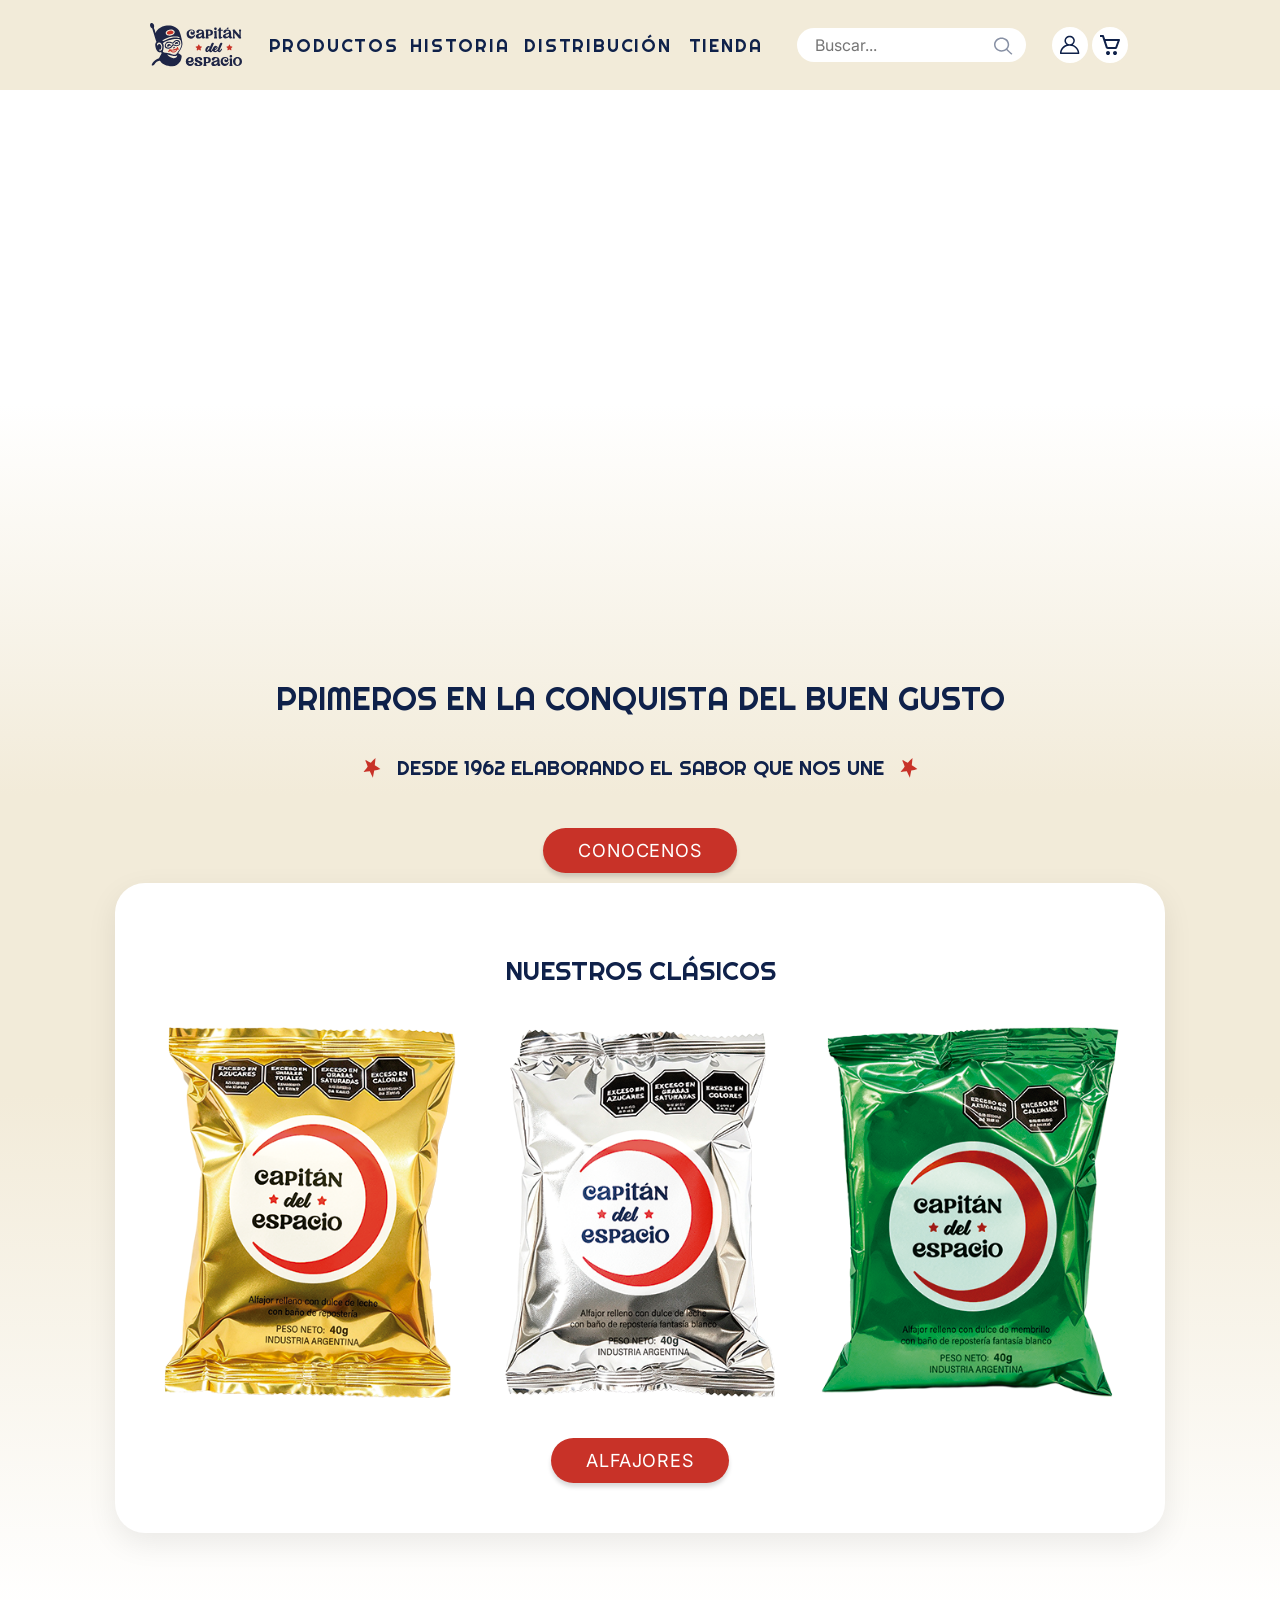
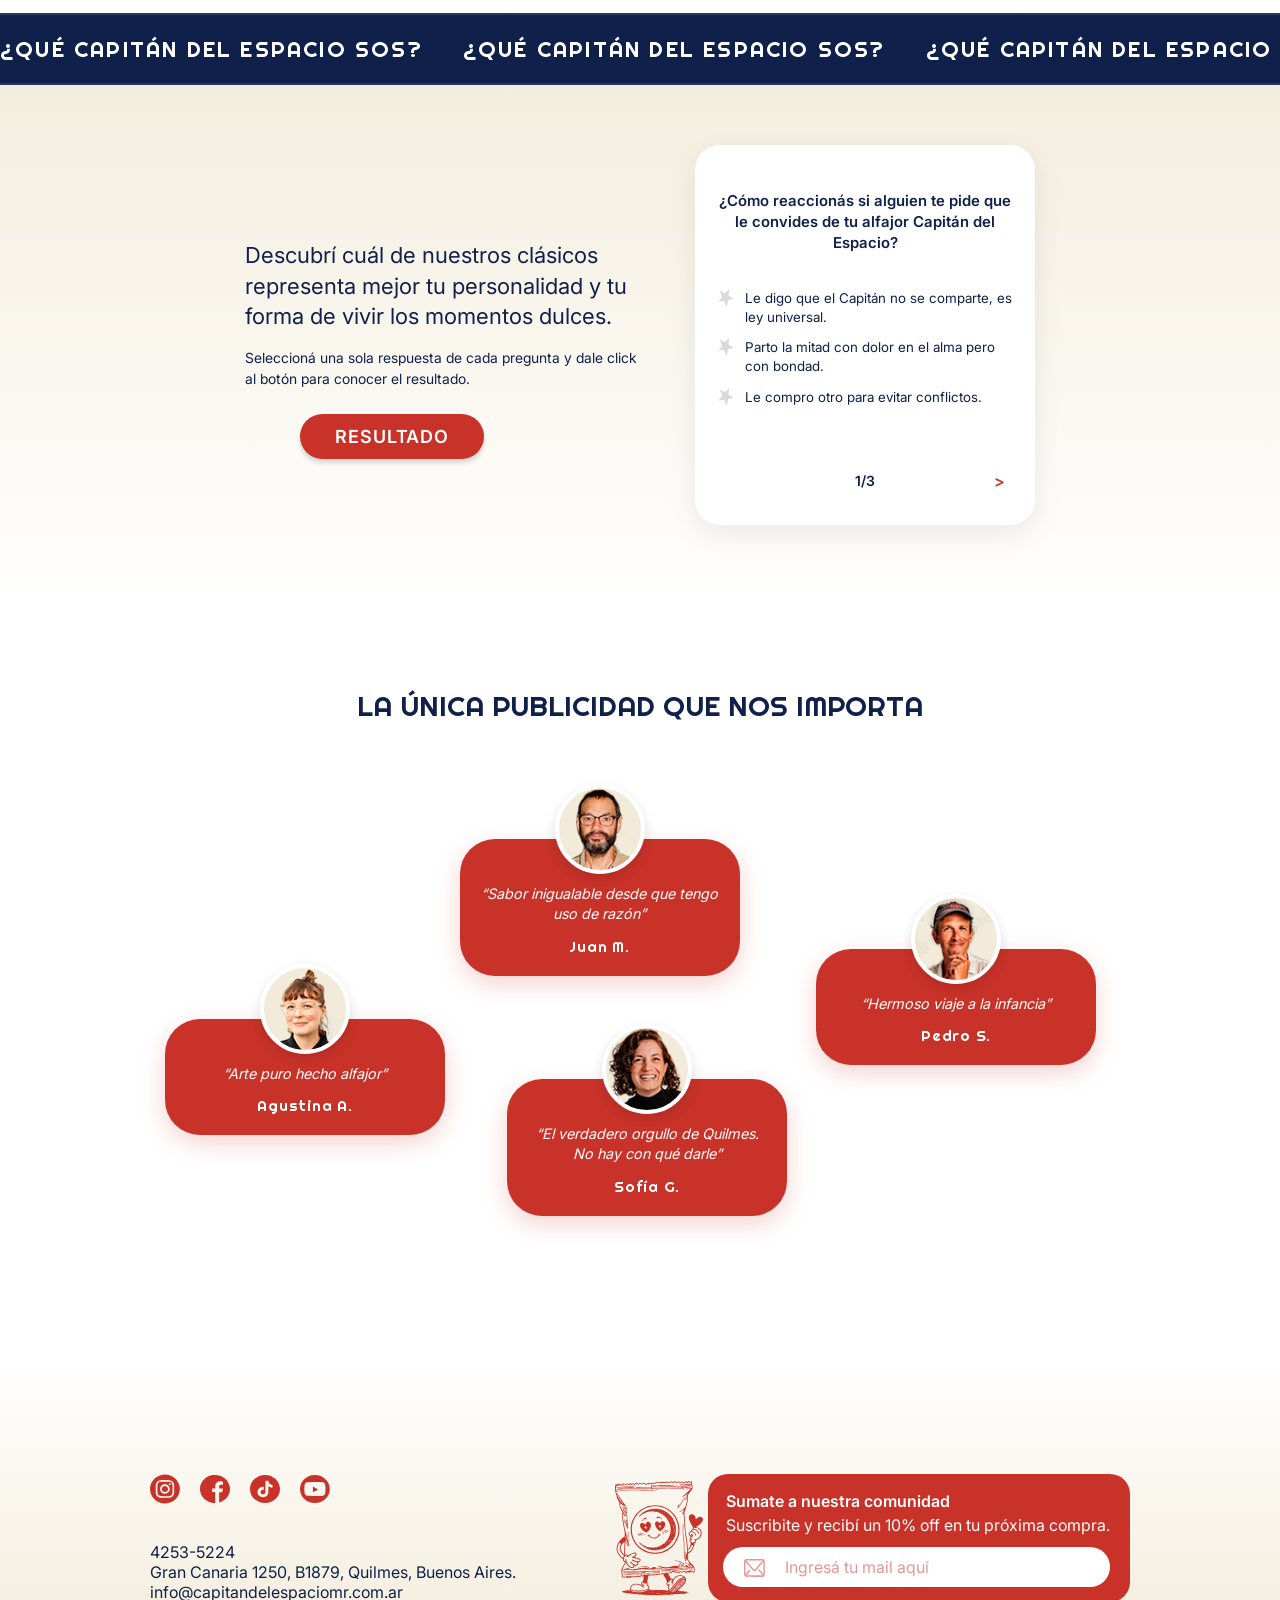
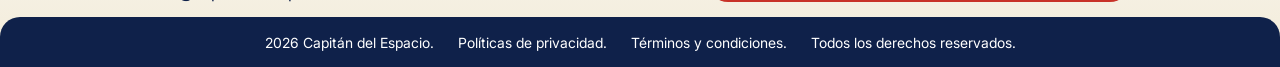
<file: index.html>
<!DOCTYPE html>
<html lang="es">
<head>
    <meta charset="UTF-8">
    <meta name="viewport" content="width=device-width, initial-scale=1.0">
    <title>Capitán del Espacio</title>
    <link rel="stylesheet" href="estilos.css">
    <link rel="icon" type="image/x-icon" href="images/favicon-cde.ico">
</head>
<body>

    <!-- HEADER -->
    <header class="encabezado">
        <div class="encabezado-interior">
            <input type="checkbox" id="menu-hamburguesa" class="encabezado-casilla">
            <label for="menu-hamburguesa" class="encabezado-menu" aria-label="Menú"></label>

            <a href="index.html" class="encabezado-logo">
                <img src="images/svg/logo-header.svg" alt="Capitán del Espacio">
            </a>

        
            <div class="panel">
                <nav class="navegacion">
                    <ul class="navegacion-lista">
                        <li><a href="productos.html" class="navegacion-enlace navegacion-enlace-productos">Productos</a></li>
                        <li><a href="historia.html" class="navegacion-enlace navegacion-enlace-historia">Historia</a></li>
                        <li><a href="distribucion.html" class="navegacion-enlace navegacion-enlace-distribucion">Distribución</a></li>
                        <li><a href="tienda.html" class="navegacion-enlace navegacion-enlace-tienda">Tienda</a></li>
                    </ul>
                </nav>
                <div class="buscador">
                    <input type="search" class="buscador-campo" placeholder="Buscar...">
                    <button class="buscador-boton" aria-label="Buscar"></button>
                </div>
            </div>

            <div class="acciones">
                <a href="registro.html" class="acciones-boton acciones-boton-registro" aria-label="Registrarse"></a>
                <button class="acciones-boton acciones-boton-carrito" aria-label="Carrito"></button>
            </div>
        </div>
    </header>

    <!-- MAIN (Diseño del Index basado en tus capturas) -->
    <main>
        <!-- SECCIÓN HERO / HISTORIA -->
    <section class="hero-historia">
        <div class="hero-imagen-contenedor">
            <video src="images/index/capitannuevo.mp4" autoplay muted loop playsinline class="hero-imagen"></video>
        </div>
        <div class="hero-texto-libre">
            <h1>PRIMEROS EN LA CONQUISTA DEL BUEN GUSTO</h1>
            <div class="h2-decorativo">
                <img src="images/svg/estrella.svg" alt="" aria-hidden="true">
                <h2>DESDE 1962 ELABORANDO EL SABOR QUE NOS UNE</h2>
                <img src="images/svg/estrella.svg" alt="" aria-hidden="true">
            </div>
            <a href="historia.html" class="btn-resultado">Conocenos</a>
        </div>
    </section>

    <!-- SECCIÓN NUESTROS CLÁSICOS -->
    <section class="nuestros-clasicos">
        <div class="clasicos-contenido-tarjeta">
            <h2>NUESTROS CLÁSICOS</h2>
            <div class="alfajores-contenedor">
                <div class="alfajor-item">
                    <img src="images/productos/sabores_alfajor_negro.png" alt="Alfajor simple Capitán del Espacio">
                </div>
                <div class="alfajor-item">
                    <img src="images/productos/saboresalfajorblanco.png" alt="Alfajor de dulce de leche Capitán del Espacio">
                </div>
                <div class="alfajor-item">
                    <img src="images/productos/sabores_alfajor_fruta.png" alt="Alfajor de tartera / tapa verde Capitán del Espacio">
                </div>
            </div>
            <a href="productos.html" class="btn-resultado">Alfajores</a>
        </div>
    </section>

<!-- SECCIÓN CUESTIONARIO -->
    <section class="cuestionario" id="cuestionario">
        <div class="tira-titulo">
            <div class="marquee">
                <div class="fila">
                    <h2>¿QUÉ CAPITÁN DEL ESPACIO SOS?</h2>
                    <h2>¿QUÉ CAPITÁN DEL ESPACIO SOS?</h2>
                    <h2>¿QUÉ CAPITÁN DEL ESPACIO SOS?</h2>
                    <h2>¿QUÉ CAPITÁN DEL ESPACIO SOS?</h2>
                    <h2>¿QUÉ CAPITÁN DEL ESPACIO SOS?</h2>
                </div>
            </div>
        </div>

        <div class="cuestionario-grid">
            <div class="introduccion">
                <h4>Descubrí cuál de nuestros clásicos representa mejor tu personalidad y tu forma de vivir los momentos dulces.</h4>
                <p>Seleccioná una sola respuesta de cada pregunta y dale click al botón para conocer el resultado.</p>
                
                <!-- El botón en su lugar original para escritorio -->
                <div class="contenedor-btn-resultado">
                    <label for="ver-resultado" class="btn-resultado">Resultado</label>
                </div>

                <input type="radio" name="pregunta1" value="1" id="p1-opcion1" class="control-modal" checked>
                <input type="radio" name="pregunta1" value="2" id="p1-opcion2" class="control-modal">
                <input type="radio" name="pregunta1" value="3" id="p1-opcion3" class="control-modal">

                <input type="checkbox" id="ver-resultado" class="control-modal">

                <!-- triple negro -->
                <div class="modal-overlay modal-triple-negro">
                    <div class="modal-card">
                        <label for="ver-resultado" class="modal-cerrar" aria-label="Cerrar">&times;</label>
                        <h3 class="modal-titulo">Sos un Capitán del Espacio Triple Negro</h3>
                        <p class="modal-texto">Sos alguien con las convicciones bien firmes y leal, con una forma de vivir donde no existen los grises.</p>
                    </div>
                </div>

                <!-- membrillo -->
                <div class="modal-overlay modal-membrillo">
                    <div class="modal-card">
                        <label for="ver-resultado" class="modal-cerrar" aria-label="Cerrar">&times;</label>
                        <h3 class="modal-titulo">Sos un Capitán del Espacio de Membrillo Simple</h3>
                        <p class="modal-texto">Equilibrado, detallista y con una sensibilidad para disfrutar los pequeños momentos.</p>
                    </div>
                </div>

                <!-- blanco -->
                <div class="modal-overlay modal-doble-blanco">
                    <div class="modal-card">
                        <label for="ver-resultado" class="modal-cerrar" aria-label="Cerrar">&times;</label>
                        <h3 class="modal-titulo">Sos un Capitán del Espacio Doble Blanco</h3>
                        <p class="modal-texto">Sos práctico y decidido, sabés lo que querés, pero tenés la habilidad de adaptarte a las diferentes situaciones.</p>
                    </div>
                </div>
            </div>

            <div class="cuestionario-card">
                <input type="radio" name="paso-quiz" id="paso-1" class="control-paso" checked>
                <input type="radio" name="paso-quiz" id="paso-2" class="control-paso">
                <input type="radio" name="paso-quiz" id="paso-3" class="control-paso">

                <form class="quiz-form">
                    <!-- PREGUNTA 1 -->
                    <div class="quiz-paso seccion-paso-1">
                        <p class="pregunta-texto">¿Cómo reaccionás si alguien te pide que le convides de tu alfajor Capitán del Espacio?</p>
                        <ul class="quiz-opciones">
                            <li>
                                <label class="opcion-label">
                                    <input type="radio" name="pregunta1" value="1" class="radio-oculto" onclick="document.getElementById('p1-opcion1').checked = true;">
                                    <img src="images/svg/estrella.svg" alt="" class="estrella-svg-personalizada" aria-hidden="true">
                                    <span>Le digo que el Capitán no se comparte, es ley universal.</span>
                                </label>
                            </li>
                            <li>
                                <label class="opcion-label">
                                    <input type="radio" name="pregunta1" value="2" class="radio-oculto" onclick="document.getElementById('p1-opcion2').checked = true;">
                                    <img src="images/svg/estrella.svg" alt="" class="estrella-svg-personalizada" aria-hidden="true">
                                    <span>Parto la mitad con dolor en el alma pero con bondad.</span>
                                </label>
                            </li>
                            <li>
                                <label class="opcion-label">
                                    <input type="radio" name="pregunta1" value="3" class="radio-oculto" onclick="document.getElementById('p1-opcion3').checked = true;">
                                    <img src="images/svg/estrella.svg" alt="" class="estrella-svg-personalizada" aria-hidden="true">
                                    <span>Le compro otro para evitar conflictos.</span>
                                </label>
                            </li>
                        </ul>
                        <div class="quiz-footer">
                            <span class="espacio-vacio"></span>
                            <span class="quiz-paginacion">1/3</span>
                            <label for="paso-2" class="enlace-flecha" aria-label="Siguiente">&gt;</label>
                        </div>
                    </div>

                    <!-- PREGUNTA 2 -->
                    <div class="quiz-paso seccion-paso-2">
                        <p class="pregunta-texto">¿Cuál es tu momento ideal para un alfajor?</p>
                        <ul class="quiz-opciones">
                            <li>
                                <label class="opcion-label">
                                    <input type="radio" name="pregunta2" value="1" class="radio-oculto">
                                    <img src="images/svg/estrella.svg" alt="" class="estrella-svg-personalizada" aria-hidden="true">
                                    <span>Después de la cena como un postre.</span>
                                </label>
                            </li>
                            <li>
                                <label class="opcion-label">
                                    <input type="radio" name="pregunta2" value="2" class="radio-oculto">
                                    <img src="images/svg/estrella.svg" alt="" class="estrella-svg-personalizada" aria-hidden="true">
                                    <span>En la merienda con un mate.</span>
                                </label>
                            </li>
                            <li>
                                <label class="opcion-label">
                                    <input type="radio" name="pregunta2" value="3" class="radio-oculto">
                                    <img src="images/svg/estrella.svg" alt="" class="estrella-svg-personalizada" aria-hidden="true">
                                    <span>A cualquier hora, no hay excusas.</span>
                                </label>
                            </li>
                        </ul>
                        <div class="quiz-footer">
                            <label for="paso-1" class="enlace-flecha" aria-label="Anterior">&lt;</label>
                            <span class="quiz-paginacion">2/3</span>
                            <label for="paso-3" class="enlace-flecha" aria-label="Siguiente">&gt;</label>
                        </div>
                    </div>

                    <!-- PREGUNTA 3 -->
                    <div class="quiz-paso seccion-paso-3">
                        <p class="pregunta-texto">¿Cómo es tu ritual al momento de elegir qué alfajor vas a comprar?</p>
                        <ul class="quiz-opciones">
                            <li>
                                <label class="opcion-label">
                                    <input type="radio" name="pregunta3" value="1" class="radio-oculto">
                                    <img src="images/svg/estrella.svg" alt="" class="estrella-svg-personalizada" aria-hidden="true">
                                    <span>Voy sin dudarlo, ya sé qué alfajor quiero.</span>
                                </label>
                            </li>
                            <li>
                                <label class="opcion-label">
                                    <input type="radio" name="pregunta3" value="2" class="radio-oculto">
                                    <img src="images/svg/estrella.svg" alt="" class="estrella-svg-personalizada" aria-hidden="true">
                                    <span>Evalúo en el momento y elijo cuál va a acompañar mejor.</span>
                                </label>
                            </li>
                            <li>
                                <label class="opcion-label">
                                    <input type="radio" name="pregunta3" value="3" class="radio-oculto">
                                    <img src="images/svg/estrella.svg" alt="" class="estrella-svg-personalizada" aria-hidden="true">
                                    <span>Llevo todos los gustos porque elegir un solo sabor es traición.</span>
                                </label>
                            </li>
                        </ul>
                        <div class="quiz-footer">
                            <label for="paso-2" class="enlace-flecha" aria-label="Anterior">&lt;</label>
                            <span class="quiz-paginacion">3/3</span>
                            <span class="espacio-vacio"></span>
                        </div>
                    </div>
                </form>
            </div>
        </div>
    </section>

        <!-- SECCIÓN PUBLICIDAD / COMENTARIOS -->
        <section class="publicidad">
            <h2>LA ÚNICA PUBLICIDAD QUE NOS IMPORTA</h2>
            <div class="comentarios">
                <article class="comentario-item">
                    <img src="images/index/señor2.png" alt="Juan M." class="comentario-avatar">
                    <div class="comentario-burbuja">
                        <p>“Sabor inigualable desde que tengo uso de razón”</p>
                        <span class="comentario-autor">Juan M.</span>
                    </div>
                </article>

                <article class="comentario-item">
                    <img src="images/index/mujer1.png" alt="Agustina A." class="comentario-avatar">
                    <div class="comentario-burbuja">
                        <p>“Arte puro hecho alfajor”</p>
                        <span class="comentario-autor">Agustina A.</span>
                    </div>
                </article>

                <article class="comentario-item">
                    <img src="images/index/mujer2.png" alt="Sofía G." class="comentario-avatar">
                    <div class="comentario-burbuja">
                        <p>“El verdadero orgullo de Quilmes. No hay con qué darle”</p>
                        <span class="comentario-autor">Sofía G.</span>
                    </div>
                </article>

                <article class="comentario-item">
                    <img src="images/index/señor1.png" alt="Pedro S." class="comentario-avatar">
                    <div class="comentario-burbuja">
                        <p>“Hermoso viaje a la infancia”</p>
                        <span class="comentario-autor">Pedro S.</span>
                    </div>
                </article>
            </div>
        </section>
    </main>

    <!-- FOOTER -->
    <footer class="footer">
        <div class="footer-contenido">
            <div class="footer-info">
                <ul class="footer-redes">
                    <li><a href="#" class="footer-redes-enlace footer-redes-instagram" aria-label="Instagram"></a></li>
                    <li><a href="#" class="footer-redes-enlace footer-redes-facebook" aria-label="Facebook"></a></li>
                    <li><a href="#" class="footer-redes-enlace footer-redes-tiktok" aria-label="TikTok"></a></li>
                    <li><a href="#" class="footer-redes-enlace footer-redes-youtube" aria-label="YouTube"></a></li>
                </ul>
                <address class="footer-contacto">
                    <p>4253-5224</p>
                    <p>Gran Canaria 1250, B1879, Quilmes, Buenos Aires.</p>
                    <p>info@capitandelespaciomr.com.ar </p>
                </address>
            </div>
            
            <div class="footer-suscripcion">
                <img src="images/svg/ilus-alfajor-footer.svg" alt="" class="footer-alfajor" aria-hidden="true">
                <div class="footer-comunidad">
                    <span class="footer-comunidad-titulo">Sumate a nuestra comunidad</span>
                    <span class="footer-comunidad-texto"> Suscribite y recibí un 10% off en tu próxima compra.</span>
                    <form class="footer-formulario">
                        <input type="email" class="footer-formulario-campo" placeholder="Ingresá tu mail aquí">
                    </form>
                </div>
            </div>
        </div>
        <div class="footer-legales">
            <span class="footer-legales-texto">2026 Capitán del Espacio.</span>
            <a href="#" class="footer-legales-enlace">Políticas de privacidad.</a>
            <a href="#" class="footer-legales-enlace">Términos y condiciones.</a>
            <a href="#" class="footer-legales-enlace">Todos los derechos reservados.</a>
        </div>
    </footer>

</body>
</html>
</file>
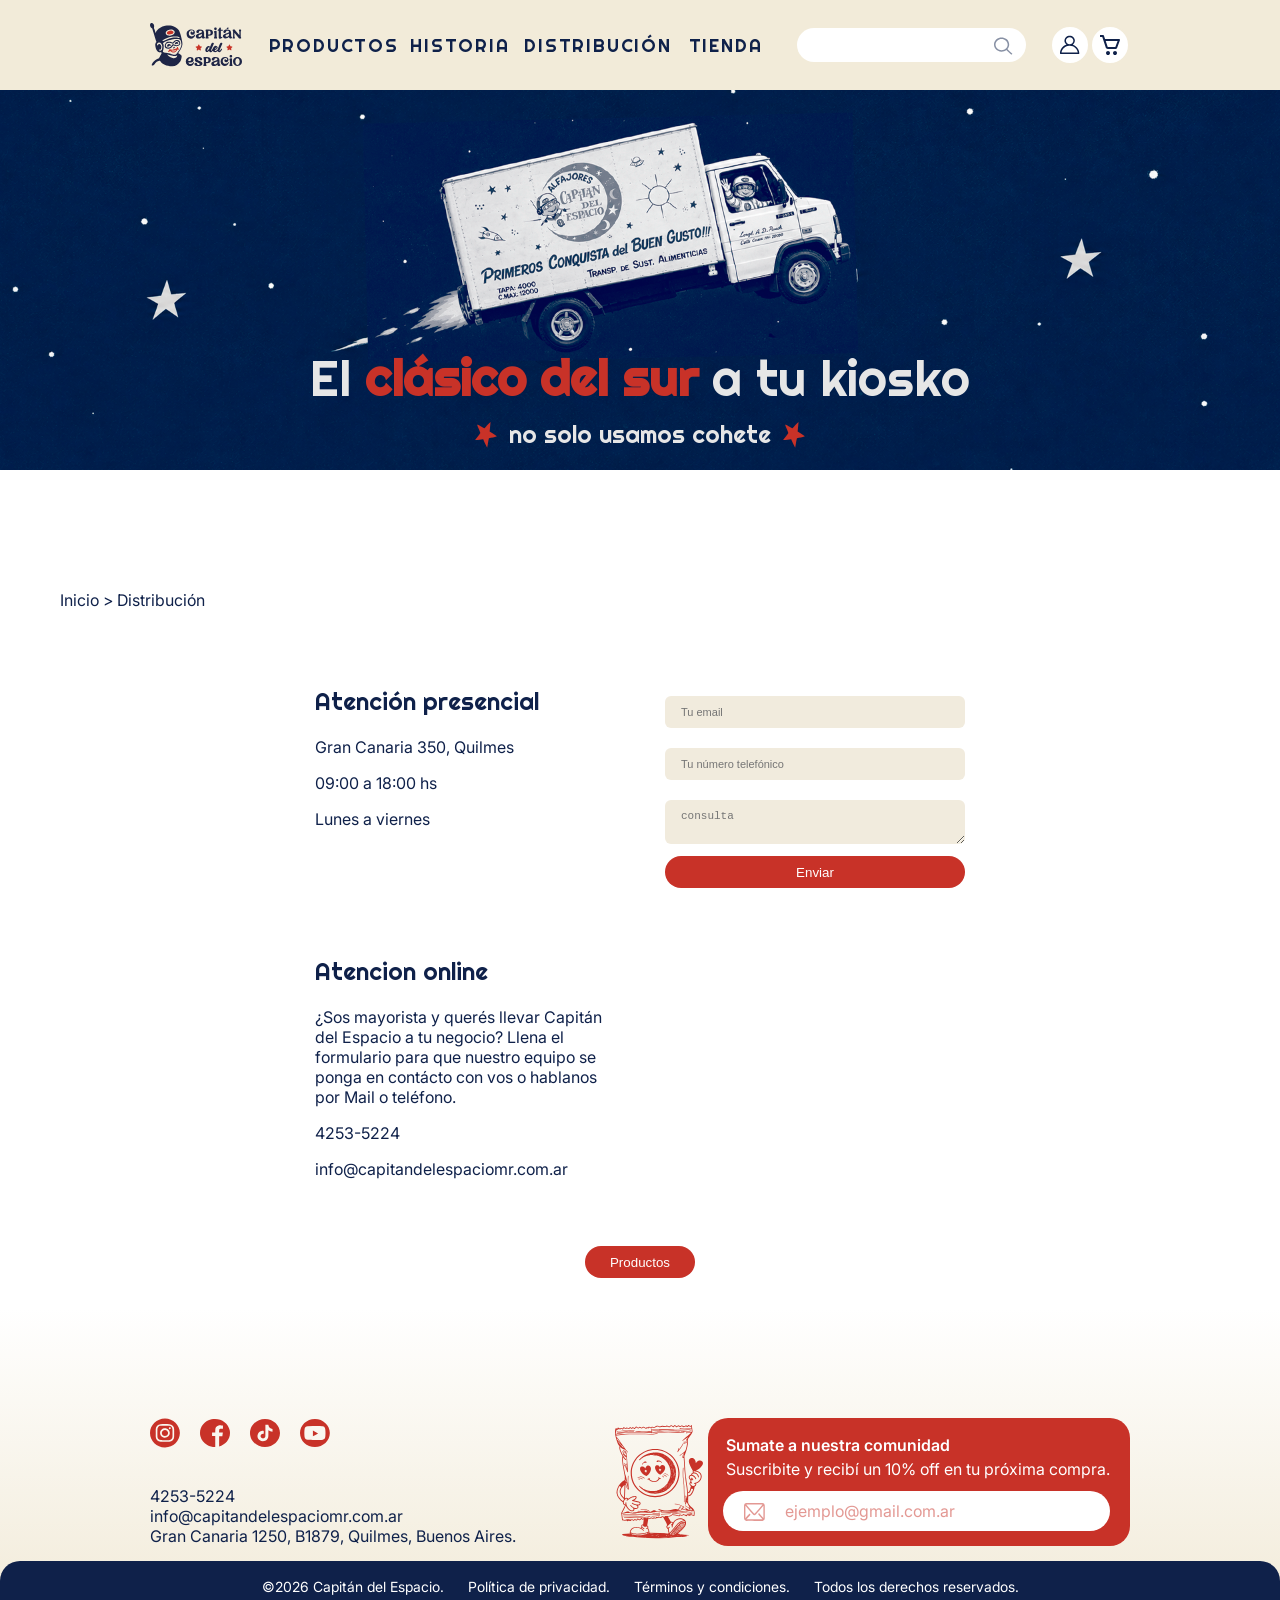
<file: distribucion.html>
<!DOCTYPE html>
<html lang="es">

<head>
    <meta charset="UTF-8">
    <meta name="viewport" content="width=device-width, initial-scale=1">
    <title>Registro | Capitán del Espacio</title>
    <link rel="stylesheet" href="estilos.css">
    <link rel="icon" type="image/x-icon" href="images/favicon-cde.ico">
</head>

<body class="distribucion">

    <header class="encabezado" id="encabezado">
        <div class="encabezado-interior">

            <!-- Menú hamburguesa (responsive) -->
            <input class="encabezado-casilla" type="checkbox" id="casilla-menu" aria-controls="panel">
            <label class="encabezado-menu" for="casilla-menu" aria-label="Abrir o cerrar menú"></label>

            <!-- Logo -->
            <a class="encabezado-logo" href="index.html" aria-label="Capitán del Espacio - Inicio">
                <img src="images/svg/logo-header.svg" alt="Capitán del Espacio" width="129" height="60">
            </a>

            <!-- navegación y buscador -->
            <div class="panel" id="panel">
                <!-- Navegación -->
                <nav class="navegacion" aria-label="Principal">
                    <ul class="navegacion-lista">
                        <!-- acá después hay que cambiar el href por los archivos de productos, historia y distribución -->
                        <li><a class="navegacion-enlace navegacion-enlace-productos" href="productos.html">Productos</a>
                        </li>
                        <li><a class="navegacion-enlace navegacion-enlace-historia" href="historia.html">Historia</a></li>
                        <li><a class="navegacion-enlace navegacion-enlace-distribucion"
                                href="distribucion.html">Distribución</a></li>
                        <li><a class="navegacion-enlace navegacion-enlace-tienda" href="tienda.html">Tienda</a></li>
                    </ul>
                </nav>

                <!-- Buscador -->
                <div class="buscador" role="search">
                    <label class="oculto-visual" for="campo-busqueda">Buscar en el sitio</label>
                    <input class="buscador-campo" id="campo-busqueda" type="search" name="q" autocomplete="off">
                    <button class="buscador-boton" type="submit" aria-label="Buscar"></button>
                </div>
            </div>

            <!-- Acciones y botones -->
            <div class="acciones">
                <!-- acá después hay que cambiar el href por los archivos de registro y de carrito -->
                <a class="acciones-boton acciones-boton-registro" href="#" aria-label="Iniciar sesión"></a>
                <a class="acciones-boton acciones-boton-carrito" href="#" aria-label="Carrito"></a>
            </div>

        </div>
    </header>

    <main>
        <section class="hero-distribucion">
            <img class="hero-distribucion-imagen" src="images/distribucion/distribución.png" alt="distribucion"
                width="1920" height="570">
            <div class="hero-distribucion-titulos">
                <h1 class="hero-distribucion-titulo"> El <strong class="hero-distribucion-destacado">clásico del sur</strong> a tu kiosko
                </h1>
                <h2 class="hero-distribucion-subtitulo">no solo usamos cohete</h2>
            </div>
        </section>

        <p class="inicio-distribucion">Inicio > Distribución</p>

        <section class=atencion-al-cliente>
            <article class="atencion-presencial">
                <h2>Atención presencial</h2>
                <p>Gran Canaria 350, Quilmes</p>
                <p>09:00 a 18:00 hs</p>
                <p>Lunes a viernes</p>
            </article>
            <article class="form-distribucion">
                <form class="form-consulta" method="post"
                    action="mailto:info@capitandelespaciomr.com.ar?subject=email enviado desde el formulario"
                    target="_blank" enctype="text/plain">

                    <label for="Nombre"></label>
                    <input type="text" placeholder="Tu email" name="email" id="email" maxlength="30">

                    <label for="numero"> </label>
                    <input type="text" name="numero" placeholder="Tu número telefónico" id="numero" maxlength="30">

                    <Label for="consulta"></Label>
                    <textarea name="consulta" placeholder="consulta" id="Tu consulta"></textarea>

                    <button type="submit">Enviar</button>

                </form>
            </article>

            <article class="atencion-online">
                <h2>Atencion online</h2>
                <p>¿Sos mayorista y querés llevar Capitán del Espacio a tu negocio? Llena el formulario para que nuestro
                    equipo se ponga en contácto con vos o hablanos por Mail o teléfono.</p>
                <p>4253-5224</p>
                <p>info@capitandelespaciomr.com.ar</p>
            </article>

            <article class="mapa">
                <iframe
                    src="https://www.google.com/maps/embed?pb=!1m18!1m12!1m3!1d3257.6410158248395!2d-58.270050784568554!3d-34.716803081718595!2m3!1f0!2f0!3f0!3m2!1i1024!2i768!4f13.1!3m3!1m2!1s0x95a32e11c82b879b%3A0xffa8ea4e97c471ab!2sGran%20Canaria%20350%2C%20B1878%20Quilmes%2C%20Provincia%20de%20Buenos%20Aires!5e1!3m2!1ses-419!2sar!4v1793679943104!5m2!1ses-419!2sar"
                    width="300px" height="200" style="border:0;" allowfullscreen="" loading="lazy"
                    referrerpolicy="strict-origin-when-cross-origin">
                </iframe>
            </article>
        </section>

        <section class="productos">
            <a href="productos.html">
                <button class="button-productos">Productos</button>
            </a>
        </section>

    </main>

    <footer class="footer">
        <div class="footer-contenido">

            <!-- Redes y datos de contacto -->
            <div class="footer-info">
                <ul class="footer-redes">
                    <li><a class="footer-redes-enlace footer-redes-instagram" href="#" aria-label="Instagram"></a></li>
                    <li><a class="footer-redes-enlace footer-redes-facebook" href="#" aria-label="Facebook"></a></li>
                    <li><a class="footer-redes-enlace footer-redes-tiktok" href="#" aria-label="TikTok"></a></li>
                    <li><a class="footer-redes-enlace footer-redes-youtube" href="#" aria-label="YouTube"></a></li>
                </ul>

                <address class="footer-contacto">
                    <p>4253-5224</p>
                    <p>info@capitandelespaciomr.com.ar</p>
                    <p>Gran Canaria 1250, B1879, Quilmes, Buenos Aires.</p>
                </address>
            </div>

            <!-- Suscripción -->
            <div class="footer-suscripcion">
                <img class="footer-alfajor" src="images/svg/ilus-alfajor-footer.svg" alt="" width="93" height="121">

                <div class="footer-comunidad">
                    <p class="footer-comunidad-titulo">Sumate a nuestra comunidad</p>
                    <p class="footer-comunidad-texto">Suscribite y recibí un 10% off en tu próxima compra.</p>

                    <form class="footer-formulario" action="mailto:info@capitandelespaciomr.com.ar" method="get">
                        <input type="hidden" name="subject" value="Suscripción a la comunidad">
                        <label class="oculto-visual" for="campo-correo">Tu correo electrónico</label>
                        <input class="footer-formulario-campo" id="campo-correo" type="email" name="body"
                            placeholder="ejemplo@gmail.com.ar" autocomplete="email" required>
                    </form>
                </div>
            </div>
        </div>

        <!-- Legales -->
        <div class="footer-legales">
            <p class="footer-legales-texto">©2026 Capitán del Espacio.</p>
            <a class="footer-legales-enlace" href="#">Política de privacidad.</a>
            <a class="footer-legales-enlace" href="#">Términos y condiciones.</a>
            <a class="footer-legales-enlace" href="#">Todos los derechos reservados.</a>
        </div>
    </footer>
</file>
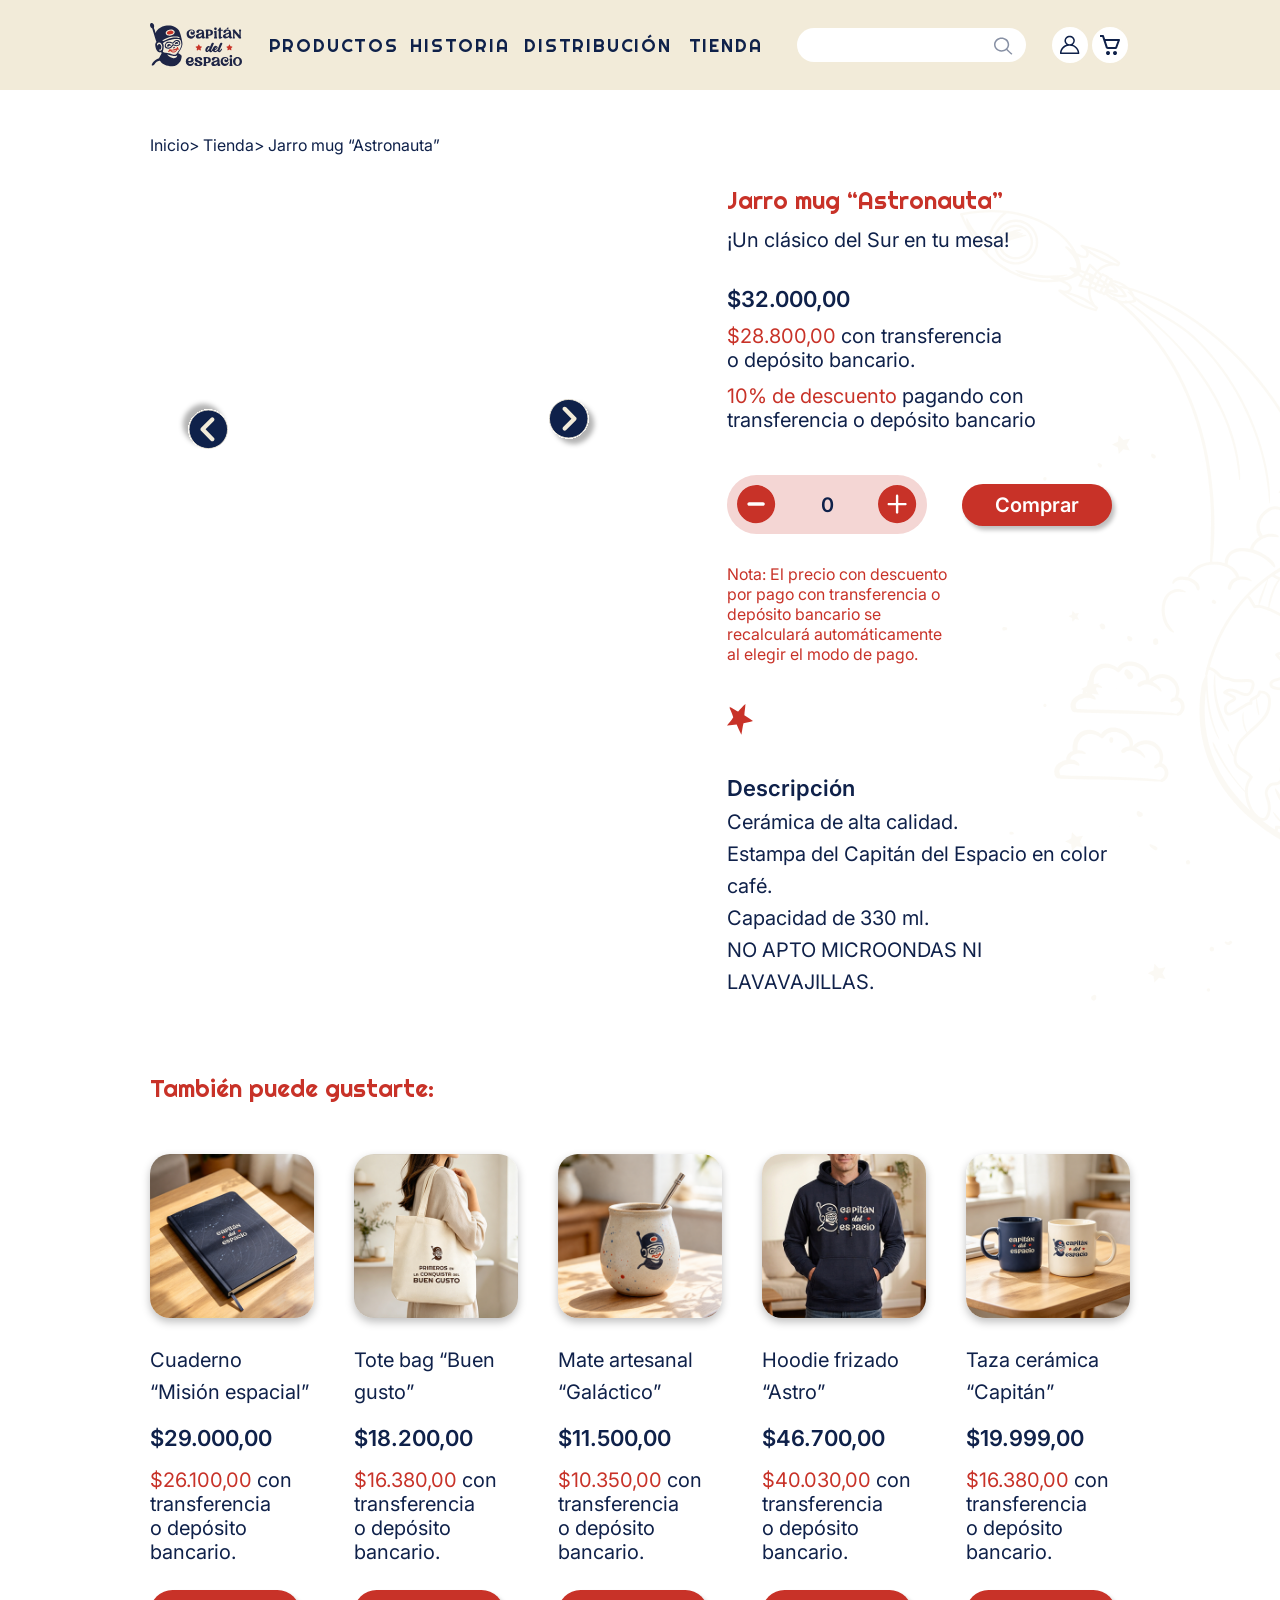
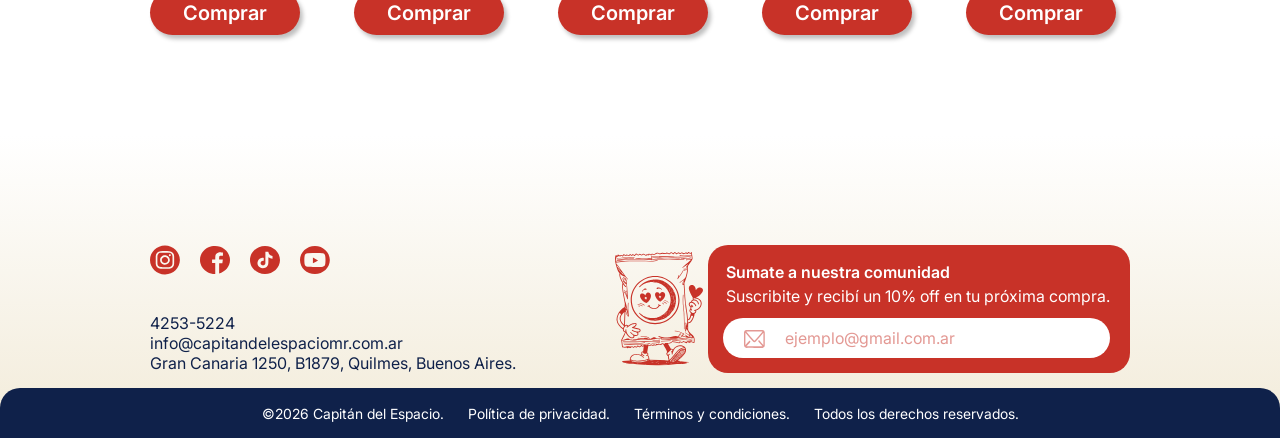
<file: ficha-producto-mug.html>
<!DOCTYPE html>
<html lang="es">
    <head>
        <meta charset="UTF-8">
        <meta name="viewport" content="width=device-width, initial-scale=1">
        <title>Jarro mug "Astronauta" | Capitán del Espacio</title>
        <link rel="stylesheet" href="estilos.css">
        <link rel="icon" type="image/x-icon" href="images/favicon-cde.ico">
    </head>

    <body>
        
        <header class="encabezado" id="encabezado">
            <div class="encabezado-interior">

                <!-- Menú hamburguesa (responsive) -->
                <input class="encabezado-casilla" type="checkbox" id="casilla-menu" aria-controls="panel">
                <label class="encabezado-menu" for="casilla-menu" aria-label="Abrir o cerrar menú"></label>

                <!-- Logo -->
                <a class="encabezado-logo" href="index.html" aria-label="Capitán del Espacio - Inicio">
                <img src="images/svg/logo-header.svg" alt="Capitán del Espacio" width="129" height="60">
                </a>

                <!-- navegación y buscador -->
                <div class="panel" id="panel">
                    <!-- Navegación -->
                    <nav class="navegacion" aria-label="Principal">
                        <ul class="navegacion-lista">
                        <!-- acá después hay que cambiar el href por los archivos de productos, historia y distribución -->
                            <li><a class="navegacion-enlace navegacion-enlace-productos" href="productos.html">Productos</a></li>
                            <li><a class="navegacion-enlace navegacion-enlace-historia" href="#">Historia</a></li>
                            <li><a class="navegacion-enlace navegacion-enlace-distribucion" href="distribucion.html">Distribución</a></li>
                            <li><a class="navegacion-enlace navegacion-enlace-tienda" href="tienda.html">Tienda</a></li>
                        </ul>
                    </nav>

                    <!-- Buscador -->
                    <div class="buscador" role="search">
                        <label class="oculto-visual" for="campo-busqueda">Buscar en el sitio</label>
                        <input class="buscador-campo" id="campo-busqueda" type="search" name="q" autocomplete="off">
                        <button class="buscador-boton" type="submit" aria-label="Buscar"></button>
                    </div>
                </div>

                <!-- Acciones y botones -->
                <div class="acciones">
                    <!-- acá después hay que cambiar el href por los archivos de registro y de carrito -->
                    <a class="acciones-boton acciones-boton-registro" href="#" aria-label="Iniciar sesión"></a>
                    <a class="acciones-boton acciones-boton-carrito" href="#" aria-label="Carrito"></a>
                </div>

            </div>
        </header>

        <main>  
            <!-- Producto mug -->
            <section class="producto-mug">

                <!-- ilustración de fondo -->
                <img class="producto-mug-ilustracion" src="images/svg/ilus-cohete.svg" alt="" width="789" height="879">

                <div class="producto-mug-contenido">

                    <p class="producto-mug-ruta">Inicio> Tienda> Jarro mug “Astronauta”</p>

                    <div class="producto-mug-articulos">

                        <!-- carrusel -->
                        <article class="carrusel-mug">
                             <div class="carrusel-mug-pista">
                                <video class="carrusel-mug-video" src="images/ficha-producto-mug/png/mug_video.mp4" width="778" height="778" autoplay muted loop playsinline aria-label="Video del jarro mug Astronauta"></video>
                                <img class="carrusel-mug-imagen" src="images/ficha-producto-mug/png/mug-2.png" alt="Jarro mug “Astronauta”, vista 2" width="778" height="778">
                                <img class="carrusel-mug-imagen" src="images/ficha-producto-mug/png/mug-3.png" alt="Jarro mug “Astronauta”, vista 3" width="778" height="778">
                                <img class="carrusel-mug-imagen" src="images/ficha-producto-mug/png/mug-4.png" alt="Jarro mug “Astronauta”, vista 4" width="778" height="778">
                            </div>

                            <div class="carrusel-mug-flechas">
                                <button class="carrusel-mug-flecha carrusel-mug-flecha-anterior" type="button" aria-label="Anterior"></button>
                                <button class="carrusel-mug-flecha carrusel-mug-flecha-siguiente" type="button" aria-label="Siguiente"></button>
                            </div>
                        </article>

                        <!-- precio y descripción -->
                        <article class="precio-mug">
                            <h2 class="precio-mug-titulo">Jarro mug “Astronauta”</h2>
                            <h4 class="precio-mug-subtitulo">¡Un clásico del Sur en tu mesa!</h4>

                            <h3 class="precio-mug-precio">$32.000,00</h3>
                            <p class="precio-mug-transferencia"><span class="precio-mug-destacado">$28.800,00</span> con transferencia<br>o depósito bancario.</p>
                            <p class="precio-mug-transferencia"><span class="precio-mug-destacado">10% de descuento</span> pagando con<br>transferencia o depósito bancario</p>

                            <!-- Unidades + comprar -->
                            <div class="precio-mug-acciones">
                                <div class="precio-mug-unidades">
                                    <button class="precio-mug-menos" type="button" aria-label="Restar una unidad"></button>
                                    <output class="precio-mug-cantidad" aria-live="polite">0</output>
                                    <button class="precio-mug-mas" type="button" aria-label="Sumar una unidad"></button>
                                </div>
                                <a class="precio-mug-boton" href="#">Comprar</a>
                            </div>

                            <p class="precio-mug-nota">Nota: El precio con descuento por pago con transferencia o depósito bancario se recalculará automáticamente al elegir el modo de pago.</p>

                            <img class="precio-mug-estrella" src="images/svg/estrella.svg" alt="" width="26" height="31">

                            <h3 class="precio-mug-descripcion-titulo">Descripción</h3>
                            <p class="precio-mug-descripcion">Cerámica de alta calidad.<br>Estampa del Capitán del Espacio en color café.<br>Capacidad de 330 ml.<br>NO APTO MICROONDAS NI LAVAVAJILLAS.</p>
                        </article>

                    </div>
                </div>
            </section>

            <!-- También puede gustarte -->
            <section class="tambien">
                <h2 class="tambien-titulo">También puede gustarte:</h2>

                <div class="tambien-productos">

                    <article class="tambien-producto">
                        <a class="tambien-producto-imagen" href="#">
                            <img class="tambien-producto-foto" src="images/tienda/png/cuaderno.png" alt="Cuaderno “Misión espacial”" width="275" height="275">
                            <img class="tambien-producto-foto-hover" src="images/tienda/png/cuaderno-2.png" alt="" width="275" height="275">
                        </a>
                        <h4 class="tambien-producto-nombre">Cuaderno “Misión espacial”</h4>
                        <h3 class="tambien-producto-precio">$29.000,00</h3>
                        <p class="tambien-producto-transferencia"><span class="tambien-producto-descuento">$26.100,00</span> con transferencia<br>o depósito bancario.</p>
                        <a class="tambien-producto-boton" href="#">Comprar</a>
                    </article>

                    <article class="tambien-producto">
                        <a class="tambien-producto-imagen" href="#">
                            <img class="tambien-producto-foto" src="images/tienda/png/totebag.png" alt="Tote bag “Buen gusto”" width="275" height="275">
                            <img class="tambien-producto-foto-hover" src="images/tienda/png/totebag-2.png" alt="" width="275" height="275">
                        </a>
                        <h4 class="tambien-producto-nombre">Tote bag “Buen gusto”</h4>
                        <h3 class="tambien-producto-precio">$18.200,00</h3>
                        <p class="tambien-producto-transferencia"><span class="tambien-producto-descuento">$16.380,00</span> con transferencia<br>o depósito bancario.</p>
                        <a class="tambien-producto-boton" href="#">Comprar</a>
                    </article>

                    <article class="tambien-producto">
                        <a class="tambien-producto-imagen" href="#">
                            <img class="tambien-producto-foto" src="images/tienda/png/mate.png" alt="Mate artesanal “Galáctico”" width="275" height="275">
                            <img class="tambien-producto-foto-hover" src="images/tienda/png/mate-2.png" alt="" width="275" height="275">
                        </a>
                        <h4 class="tambien-producto-nombre">Mate artesanal “Galáctico”</h4>
                        <h3 class="tambien-producto-precio">$11.500,00</h3>
                        <p class="tambien-producto-transferencia"><span class="tambien-producto-descuento">$10.350,00</span> con transferencia<br>o depósito bancario.</p>
                        <a class="tambien-producto-boton" href="#">Comprar</a>
                    </article>

                    <article class="tambien-producto">
                        <a class="tambien-producto-imagen" href="#">
                            <img class="tambien-producto-foto" src="images/tienda/png/hoodie.png" alt="Hoodie frizado “Astro”" width="275" height="275">
                            <img class="tambien-producto-foto-hover" src="images/tienda/png/hoodie-2.png" alt="" width="275" height="275">
                        </a>
                        <h4 class="tambien-producto-nombre">Hoodie frizado “Astro”</h4>
                        <h3 class="tambien-producto-precio">$46.700,00</h3>
                        <p class="tambien-producto-transferencia"><span class="tambien-producto-descuento">$40.030,00</span> con transferencia<br>o depósito bancario.</p>
                        <a class="tambien-producto-boton" href="#">Comprar</a>
                    </article>

                    <article class="tambien-producto">
                        <a class="tambien-producto-imagen" href="#">
                            <img class="tambien-producto-foto" src="images/tienda/png/tazas.png" alt="Taza cerámica “Capitán”" width="275" height="275">
                            <img class="tambien-producto-foto-hover" src="images/tienda/png/tazas-2.png" alt="" width="275" height="275">
                        </a>
                        <h4 class="tambien-producto-nombre">Taza cerámica “Capitán”</h4>
                        <h3 class="tambien-producto-precio">$19.999,00</h3>
                        <p class="tambien-producto-transferencia"><span class="tambien-producto-descuento">$16.380,00</span> con transferencia<br>o depósito bancario.</p>
                        <a class="tambien-producto-boton" href="#">Comprar</a>
                    </article>

                </div>
            </section>
        </main>

        <footer class="footer">
            <div class="footer-contenido">
 
                <!-- Redes y datos de contacto -->
                <div class="footer-info">
                    <ul class="footer-redes">
                        <li><a class="footer-redes-enlace footer-redes-instagram" href="#" aria-label="Instagram"></a></li>
                        <li><a class="footer-redes-enlace footer-redes-facebook" href="#" aria-label="Facebook"></a></li>
                        <li><a class="footer-redes-enlace footer-redes-tiktok" href="#" aria-label="TikTok"></a></li>
                        <li><a class="footer-redes-enlace footer-redes-youtube" href="#" aria-label="YouTube"></a></li>
                    </ul>
 
                    <address class="footer-contacto">
                        <p>4253-5224</p>
                        <p>info@capitandelespaciomr.com.ar</p>
                        <p>Gran Canaria 1250, B1879, Quilmes, Buenos Aires.</p>
                    </address>
                </div>
 
                <!-- Suscripción -->
                <div class="footer-suscripcion">
                    <img class="footer-alfajor" src="images/svg/ilus-alfajor-footer.svg" alt="" width="93" height="121">
 
                    <div class="footer-comunidad">
                        <p class="footer-comunidad-titulo">Sumate a nuestra comunidad</p>
                        <p class="footer-comunidad-texto">Suscribite y recibí un 10% off en tu próxima compra.</p>
 
                        <form class="footer-formulario" action="mailto:info@capitandelespaciomr.com.ar" method="get">
                            <input type="hidden" name="subject" value="Suscripción a la comunidad">
                            <label class="oculto-visual" for="campo-correo">Tu correo electrónico</label>
                            <input class="footer-formulario-campo" id="campo-correo" type="email" name="body" placeholder="ejemplo@gmail.com.ar" autocomplete="email" required>
                        </form>
                    </div>
                </div>
            </div>
 
            <!-- Legales -->
            <div class="footer-legales">
                <p class="footer-legales-texto">©2026 Capitán del Espacio.</p>
                <a class="footer-legales-enlace" href="#">Política de privacidad.</a>
                <a class="footer-legales-enlace" href="#">Términos y condiciones.</a>
                <a class="footer-legales-enlace" href="#">Todos los derechos reservados.</a>
            </div>
        </footer>

        <!-- carrito -->

            <dialog class="carrito" id="carrito" role="dialog" aria-modal="true" aria-labelledby="carrito-titulo" aria-hidden="true">
                <button class="carrito-cerrar" type="button" aria-label="Cerrar carrito" data-carrito-cerrar></button>

                <h2 class="carrito-titulo" id="carrito-titulo">Mi carrito</h2>

                <section class="carrito-producto">
                    <img class="carrito-producto-foto" src="images/tienda/png/mug.png" alt="Jarro mug “Astronauta”" width="210" height="210">

                    <div class="carrito-producto-info">
                        <h3 class="carrito-producto-nombre">Jarro mug “Astronauta”</h3>

                        <div class="carrito-unidades" aria-label="Cantidad">
                            <button class="precio-mug-menos" type="button" id="carrito-menos" aria-label="Disminuir cantidad"></button>
                            <span class="precio-mug-cantidad" id="carrito-cantidad">0</span>
                            <button class="precio-mug-mas" type="button" id="carrito-mas" aria-label="Aumentar cantidad"></button>
                        </div>

                        <h3 class="carrito-producto-precio">$32.000,00</h3>
                        <h4 class="carrito-producto-transferencia"><span class="carrito-producto-descuento">$28.800,00</span> con transferencia<br>o depósito bancario.</h4>
                    </div>
                </section>

                <hr class="carrito-linea">

                <section class="carrito-pago">
                    <h3 class="carrito-total"><span>TOTAL:</span><span id="carrito-total">0</span></h3>
                    <p class="carrito-nota">Nota: El precio con descuento por pago con transferencia o depósito bancario se recalculará automáticamente al elegir el modo de pago.</p>
                    <a class="carrito-boton" href="#">Iniciar compra</a>
                </section>
            </dialog>



        <!-- Pop-up de inicio de sesión -->
        <dialog class="inicio-sesion" id="inicio-sesion" aria-labelledby="inicio-sesion-titulo">

            <img class="inicio-sesion-imagen" src="images/inicio-sesion/png/gorra-close-up.png" alt="" width="660" height="960">

            <button class="inicio-sesion-cerrar" type="button" aria-label="Cerrar"></button>

            <div class="inicio-sesion-contenido">
                <div class="inicio-sesion-formulario">

                    <div class="inicio-sesion-superior">
                        <h2 class="inicio-sesion-titulo" id="inicio-sesion-titulo">Iniciar sesión</h2>
 
                        <a class="inicio-sesion-google" href="#">
                            <img class="inicio-sesion-google-logo" src="images/svg/google.svg" alt="" width="21.5" height="21.5">
                            <h3 class="inicio-sesion-google-texto">Continuar con Google</h3>
                        </a>
 
                    <hr class="inicio-sesion-linea">
                </div>

                    <h2 class="inicio-sesion-titulo">Ingresar de otra forma:</h2>

                    <form class="inicio-sesion-campos" action="#">
                        <div class="inicio-sesion-grupo">
                            <h3 class="inicio-sesion-etiqueta"><label for="inicio-sesion-email">Email:</label></h3>
                            <input class="inicio-sesion-entrada inicio-sesion-entrada-email" id="inicio-sesion-email" type="email" name="email" placeholder="ejemplo@mail.com.ar" autocomplete="email">
                        </div>

                        <div class="inicio-sesion-grupo">
                            <h3 class="inicio-sesion-etiqueta"><label for="inicio-sesion-clave">Contraseña:</label></h3>
                            <input class="inicio-sesion-entrada inicio-sesion-entrada-clave" id="inicio-sesion-clave" type="password" name="clave" placeholder="Ingresá tu contraseña" autocomplete="current-password">
                        </div>

                        <a class="inicio-sesion-olvido" href="#">¿Olvidaste tu contraseña?</a>

                        <a class="inicio-sesion-boton" href="#">Iniciar sesión</a>
                    </form>

                    <h4 class="inicio-sesion-cuenta">¿No tenés cuenta aún? <a class="inicio-sesion-crear" href="registro.html">Crear cuenta</a></h4>

                </div>
            </div>
        </dialog>



<!----- JAVASCRIPT ----->
        <!-- carrusel -->
    <script>
          const pista = document.querySelector('.carrusel-mug-pista');
          const diapositivas = pista.children;
          const video = pista.querySelector('.carrusel-mug-video');
          let actual = 0;
 
          function actualizarVideo() {
            if (actual === 0) {
              video.play().catch(function () {});
            } else {
              video.pause();
            }
          }
 
          function irA(indice) {
            actual = (indice + diapositivas.length) % diapositivas.length;
            pista.scrollTo({ left: actual * pista.clientWidth, behavior: 'smooth' });
            actualizarVideo();
          }
 
          document.querySelector('.carrusel-mug-flecha-anterior').addEventListener('click', function () {
            irA(actual - 1);
          });
 
          document.querySelector('.carrusel-mug-flecha-siguiente').addEventListener('click', function () {
            irA(actual + 1);
          });
 
          video.addEventListener('click', function () {
            if (video.paused) {
              video.play();
            } else {
              video.pause();
            }
          });
 
          let esperaScroll;
          pista.addEventListener('scroll', function () {
            clearTimeout(esperaScroll);
            esperaScroll = setTimeout(function () {
              actual = Math.round(pista.scrollLeft / pista.clientWidth);
              actualizarVideo();
            }, 100);
          });
 
          window.addEventListener('resize', function () {
            pista.scrollTo({ left: actual * pista.clientWidth, behavior: 'auto' });
          });
 
          // ---------- Unidades ----------
          const cantidad = document.querySelector('.precio-mug-cantidad');
          let unidades = 0;
 
          document.querySelector('.precio-mug-menos').addEventListener('click', function () {
            if (unidades > 0) {
              unidades = unidades - 1;
              cantidad.textContent = unidades;
            }
          });
 
          document.querySelector('.precio-mug-mas').addEventListener('click', function () {
            unidades = unidades + 1;
            cantidad.textContent = unidades;
          });
    </script>
 
        <!-- pop-up de inicio de sesión -->
    <script>
          const ventanaInicioSesion = document.getElementById('inicio-sesion');
          const botonRegistro = document.querySelector('.acciones-boton-registro');
          const botonCerrar = ventanaInicioSesion.querySelector('.inicio-sesion-cerrar');
 
          botonRegistro.addEventListener('click', function (evento) {
            evento.preventDefault();
            ventanaInicioSesion.showModal();
          });
 
          botonCerrar.addEventListener('click', function () {
            ventanaInicioSesion.close();
          });
 
          ventanaInicioSesion.addEventListener('click', function (evento) {
            if (evento.target === ventanaInicioSesion) {
              ventanaInicioSesion.close();
            }
          });
    </script>

    <!-- carrito -->
    <script>
      (function () {
        const carrito = document.getElementById('carrito');
        const botonAbrirCarrito = document.querySelector('.acciones-boton-carrito');
        const botonCerrarCarrito = carrito.querySelector('.carrito-cerrar');
        const botonMenosCarrito = document.getElementById('carrito-menos');
        const botonMasCarrito = document.getElementById('carrito-mas');
        const cantidadCarrito = document.getElementById('carrito-cantidad');
        const totalCarrito = document.getElementById('carrito-total');
        const PRECIO = 32000;
        let unidadesCarrito = 0;

        function formatearPrecio(valor) {
          if (valor === 0) return '0';
          return '$' + valor.toLocaleString('es-AR', { minimumFractionDigits: 2 });
        }

        function actualizarCarrito() {
          cantidadCarrito.textContent = unidadesCarrito;
          totalCarrito.textContent = formatearPrecio(unidadesCarrito * PRECIO);
          botonMenosCarrito.disabled = unidadesCarrito === 0;
        }

        botonAbrirCarrito.addEventListener('click', function (evento) {
          evento.preventDefault();
          carrito.showModal();
        });

        botonCerrarCarrito.addEventListener('click', function () {
          carrito.close();
        });

        // cerrar al hacer clic en el fondo oscuro (fuera del panel)
        carrito.addEventListener('click', function (evento) {
          const caja = carrito.getBoundingClientRect();
          const afuera = evento.clientX < caja.left || evento.clientX > caja.right ||
                         evento.clientY < caja.top || evento.clientY > caja.bottom;
          if (afuera) {
            carrito.close();
          }
        });

        botonMasCarrito.addEventListener('click', function () {
          unidadesCarrito = unidadesCarrito + 1;
          actualizarCarrito();
        });

        botonMenosCarrito.addEventListener('click', function () {
          if (unidadesCarrito > 0) {
            unidadesCarrito = unidadesCarrito - 1;
            actualizarCarrito();
          }
        });

        actualizarCarrito();
      })();
    </script>

    </body>
</html>
</file>
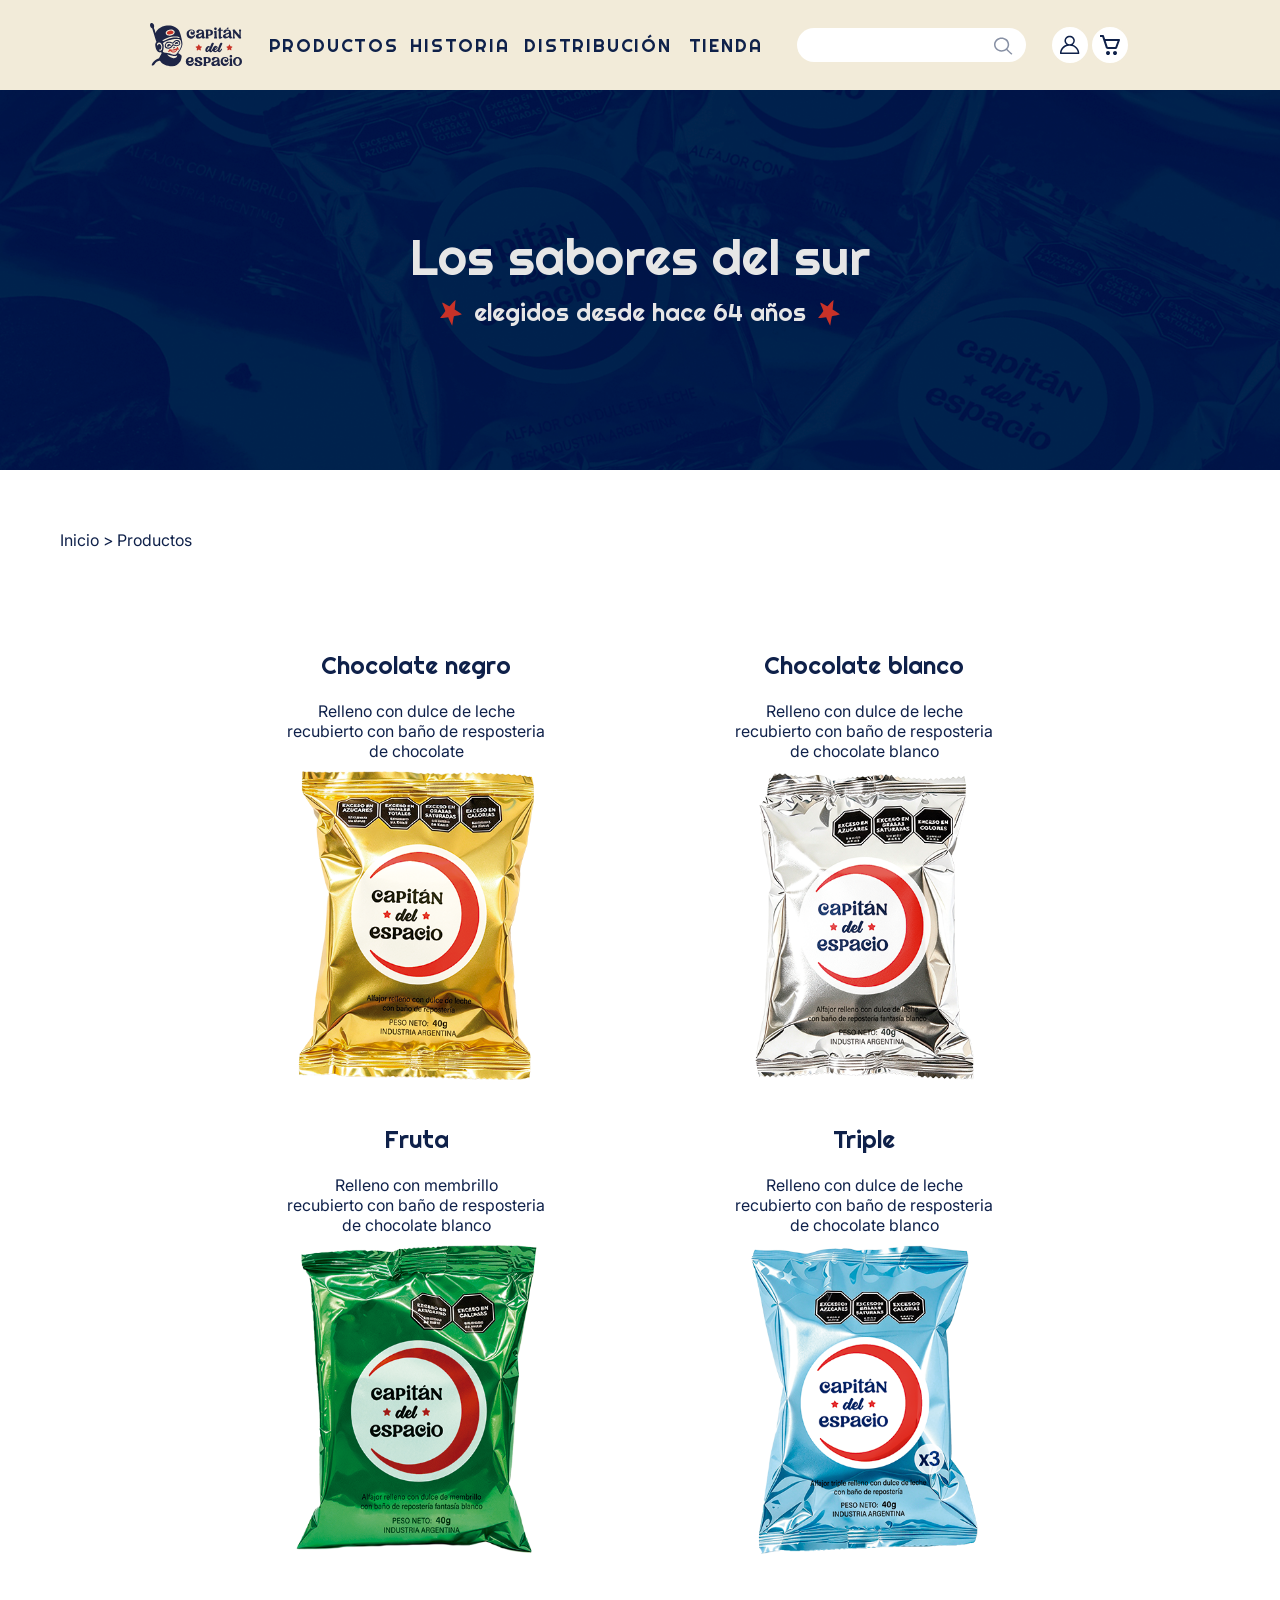
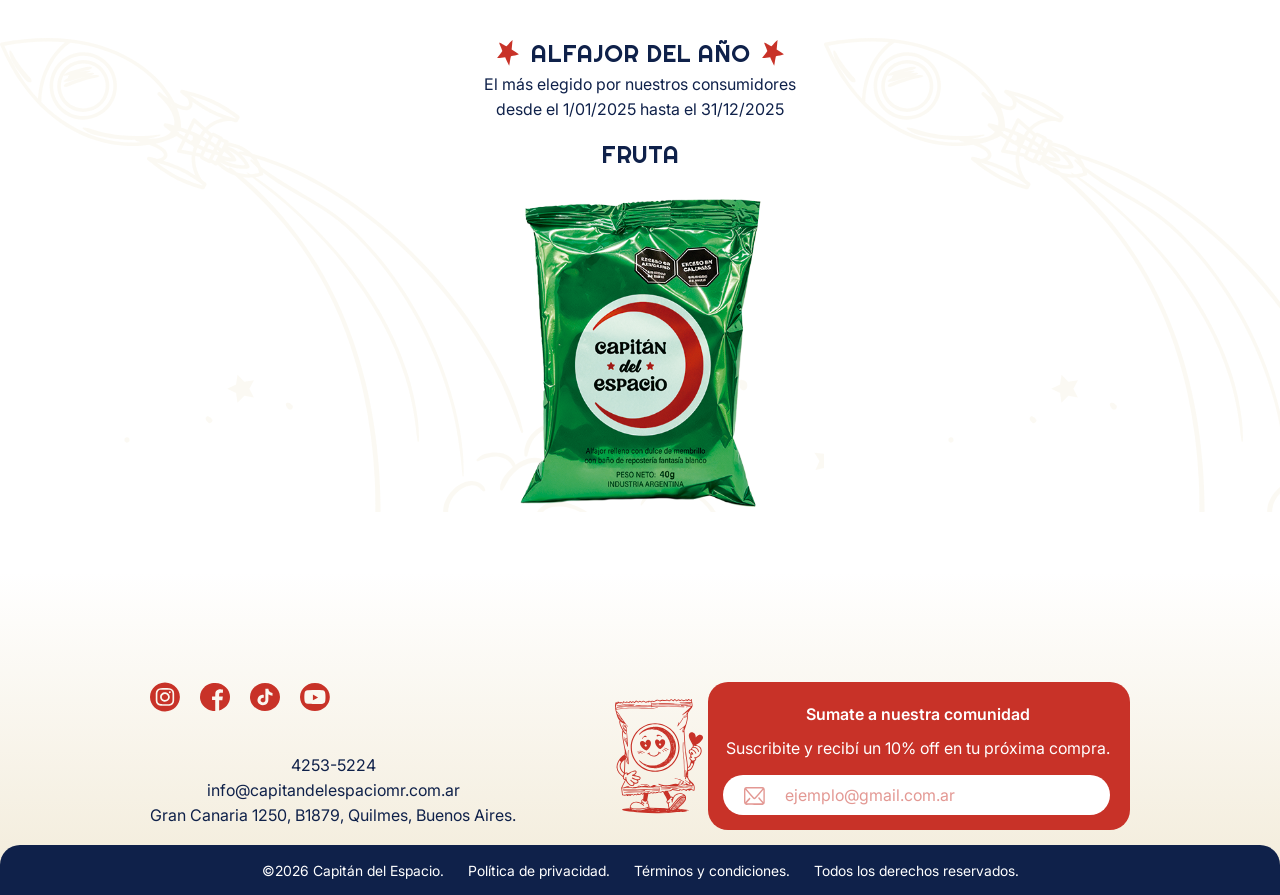
<file: productos.html>
<!DOCTYPE html>
<html lang="es">

<head>
    <meta charset="UTF-8">
    <meta name="viewport" content="width=device-width, initial-scale=1">
    <title>Registro | Capitán del Espacio</title>
    <link rel="stylesheet" href="estilos.css">
    <link rel="icon" type="image/x-icon" href="images/favicon-cde.ico">
</head>

<body class="productos">

    <header class="encabezado" id="encabezado">
        <div class="encabezado-interior">

            <!-- Menú hamburguesa (responsive) -->
            <input class="encabezado-casilla" type="checkbox" id="casilla-menu" aria-controls="panel">
            <label class="encabezado-menu" for="casilla-menu" aria-label="Abrir o cerrar menú"></label>

            <!-- Logo -->
            <a class="encabezado-logo" href="index.html" aria-label="Capitán del Espacio - Inicio">
                <img src="images/svg/logo-header.svg" alt="Capitán del Espacio" width="129" height="60">
            </a>

            <!-- navegación y buscador -->
            <div class="panel" id="panel">
                <!-- Navegación -->
                <nav class="navegacion" aria-label="Principal">
                    <ul class="navegacion-lista">
                        <!-- acá después hay que cambiar el href por los archivos de productos, historia y distribución -->
                        <li><a class="navegacion-enlace navegacion-enlace-productos" href="productos.html">Productos</a>
                        </li>
                        <li><a class="navegacion-enlace navegacion-enlace-historia" href="historia.html">Historia</a></li>
                        <li><a class="navegacion-enlace navegacion-enlace-distribucion"
                                href="distribucion.html">Distribución</a></li>
                        <li><a class="navegacion-enlace navegacion-enlace-tienda" href="tienda.html">Tienda</a></li>
                    </ul>
                </nav>

                <!-- Buscador -->
                <div class="buscador" role="search">
                    <label class="oculto-visual" for="campo-busqueda">Buscar en el sitio</label>
                    <input class="buscador-campo" id="campo-busqueda" type="search" name="q" autocomplete="off">
                    <button class="buscador-boton" type="submit" aria-label="Buscar"></button>
                </div>
            </div>

            <!-- Acciones y botones -->
            <div class="acciones">
                <!-- acá después hay que cambiar el href por los archivos de registro y de carrito -->
                <a class="acciones-boton acciones-boton-registro" href="#" aria-label="Iniciar sesión"></a>
                <a class="acciones-boton acciones-boton-carrito" href="#" aria-label="Carrito"></a>
            </div>

        </div>
    </header>

    <main>
        <section class="hero-productos">
            <img class="hero-productos-imagen" src="images/productos/sabores.png" alt="distribucion" width="1920"
                height="570">
            <div class="hero-productos-titulos">
                <h1 class="hero-productos-titulo"> Los sabores del sur
                </h1>
                <h2 class="hero-productos-subtitulo">elegidos desde hace 64 años</h2>
            </div>
        </section>

        <p class="inicio-productos">Inicio > Productos</p>

        <section class="sabores-productos">

            <article class="chocolate-negro">
                <h2>Chocolate negro</h2>
                <p>Relleno con dulce de leche</p>
                <p>recubierto con baño de resposteria</p> <p>de chocolate</p>
                <img src="images/productos/sabores_alfajor_negro.png" alt="alfajor negro" height="309" width="243">
            </article>

            <article class="chocolate-blanco">
                <h2>Chocolate blanco</h2>
                <p>Relleno con dulce de leche</p>
                <p>recubierto con baño de resposteria</p>
                <p>de chocolate blanco</p>
                <img src="images/productos/saboresalfajorblanco.png" alt="alfajor blanco" height="309" width="243">
            </article>

            <article class="fruta">
                <h2>Fruta</h2>
                <p>Relleno con membrillo</p>
                <p>recubierto con baño de resposteria</p>
                <p>de chocolate blanco</p>
                <img src="images/productos/sabores_alfajor_fruta.png" alt="alfajor fruta" height="309" width="243">
            </article>

            <article class="triple">
                <h2>Triple</h2>
                <p>Relleno con dulce de leche</p>
                <p>recubierto con baño de resposteria</p>
                <p>de chocolate blanco</p>
                <img src="images/productos/sabores_alfajor_triple.png" alt="alfajor fruta" height="309" width="243">
            </article>
        </section>

        <section class="alfajor-del-año">
            <h2 class="titulo-alfajor-del-año">ALFAJOR DEL AÑO</h2>
            <p>El más elegido por nuestros consumidores</p>
            <p>desde el 1/01/2025 hasta el 31/12/2025</p>
            <h2 class="fruta-destacado">FRUTA</h2>
            <img src="images/productos/sabores_alfajor_fruta.png" alt="alfajor del año:fruta" height="309" width="243">
        </section>

    </main>

    <footer class="footer">
        <div class="footer-contenido">

            <!-- Redes y datos de contacto -->
            <div class="footer-info">
                <ul class="footer-redes">
                    <li><a class="footer-redes-enlace footer-redes-instagram" href="#" aria-label="Instagram"></a>
                    </li>
                    <li><a class="footer-redes-enlace footer-redes-facebook" href="#" aria-label="Facebook"></a>
                    </li>
                    <li><a class="footer-redes-enlace footer-redes-tiktok" href="#" aria-label="TikTok"></a></li>
                    <li><a class="footer-redes-enlace footer-redes-youtube" href="#" aria-label="YouTube"></a></li>
                </ul>

                <address class="footer-contacto">
                    <p>4253-5224</p>
                    <p>info@capitandelespaciomr.com.ar</p>
                    <p>Gran Canaria 1250, B1879, Quilmes, Buenos Aires.</p>
                </address>
            </div>

            <!-- Suscripción -->
            <div class="footer-suscripcion">
                <img class="footer-alfajor" src="images/svg/ilus-alfajor-footer.svg" alt="" width="93" height="121">

                <div class="footer-comunidad">
                    <p class="footer-comunidad-titulo">Sumate a nuestra comunidad</p>
                    <p class="footer-comunidad-texto">Suscribite y recibí un 10% off en tu próxima compra.</p>

                    <form class="footer-formulario" action="mailto:info@capitandelespaciomr.com.ar" method="get">
                        <input type="hidden" name="subject" value="Suscripción a la comunidad">
                        <label class="oculto-visual" for="campo-correo">Tu correo electrónico</label>
                        <input class="footer-formulario-campo" id="campo-correo" type="email" name="body"
                            placeholder="ejemplo@gmail.com.ar" autocomplete="email" required>
                    </form>
                </div>
            </div>
        </div>

        <!-- Legales -->
        <div class="footer-legales">
            <p class="footer-legales-texto">©2026 Capitán del Espacio.</p>
            <a class="footer-legales-enlace" href="#">Política de privacidad.</a>
            <a class="footer-legales-enlace" href="#">Términos y condiciones.</a>
            <a class="footer-legales-enlace" href="#">Todos los derechos reservados.</a>
        </div>
    </footer>
</file>
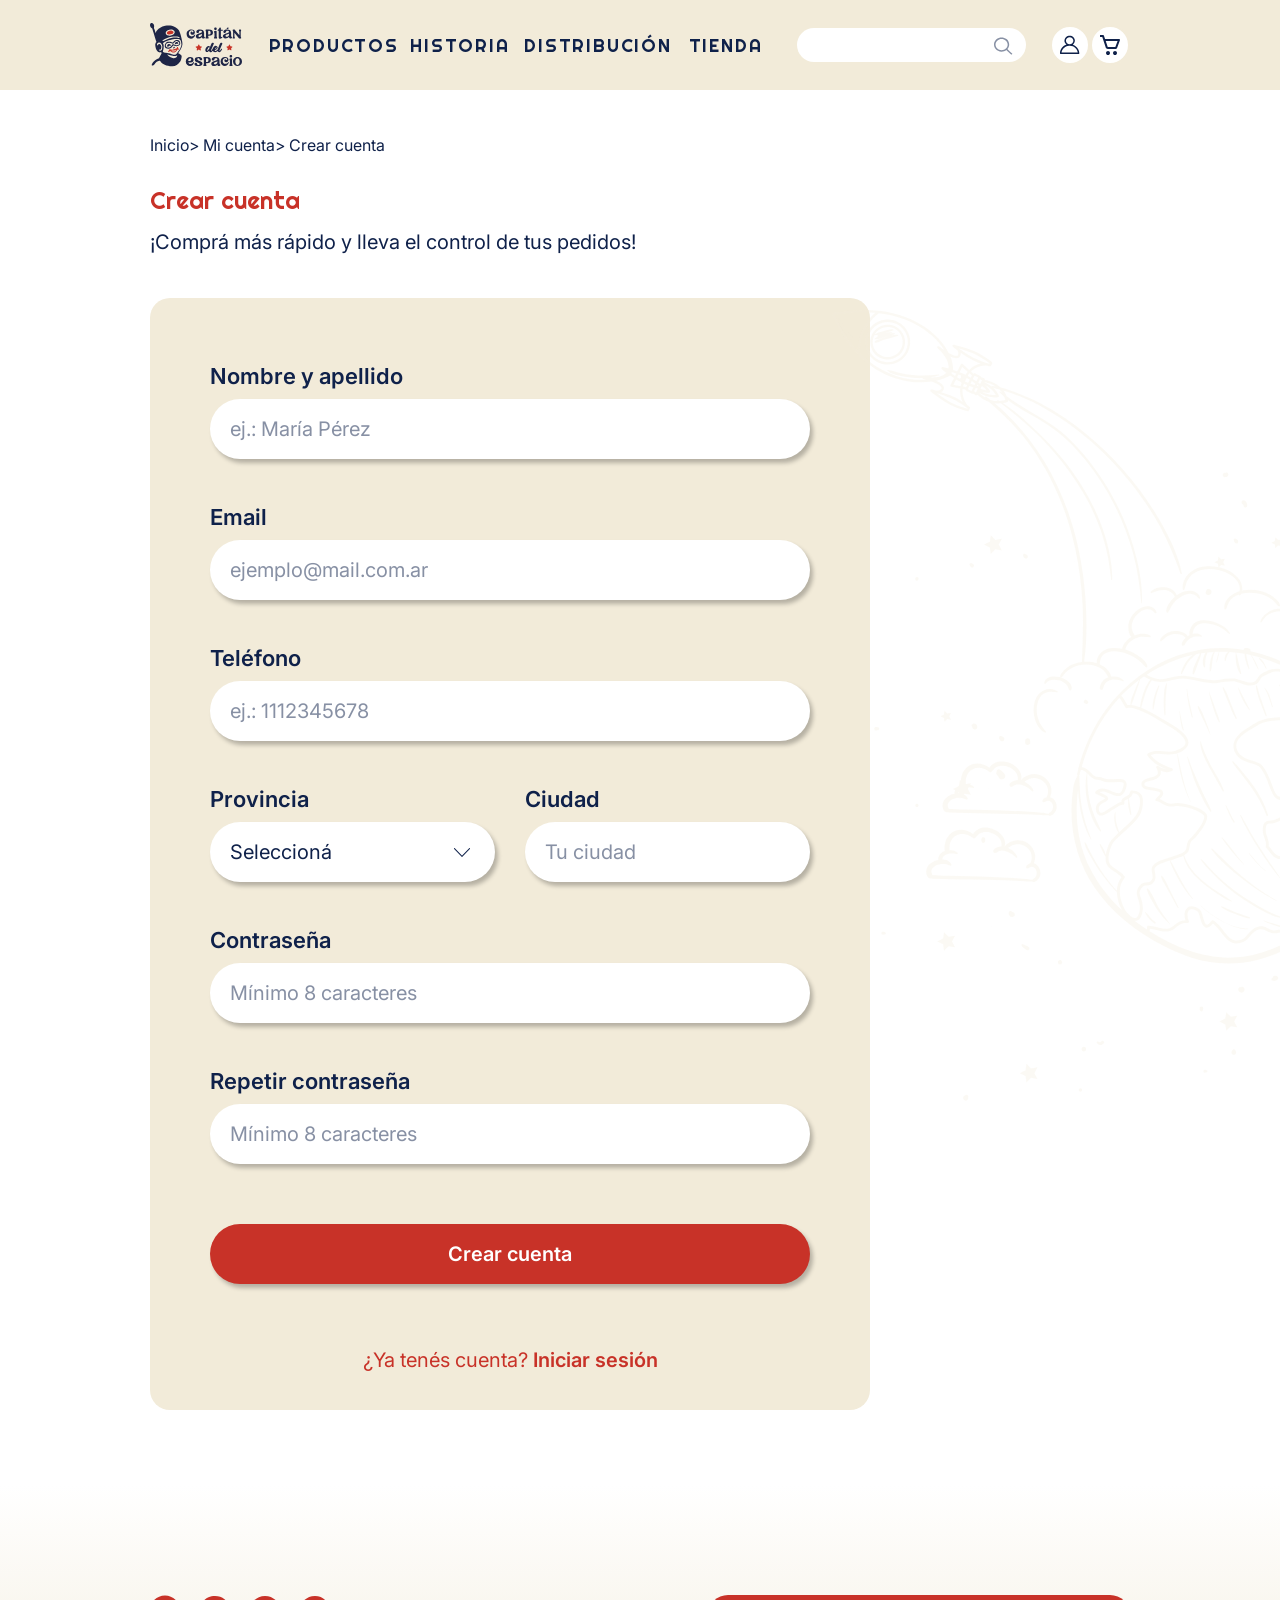
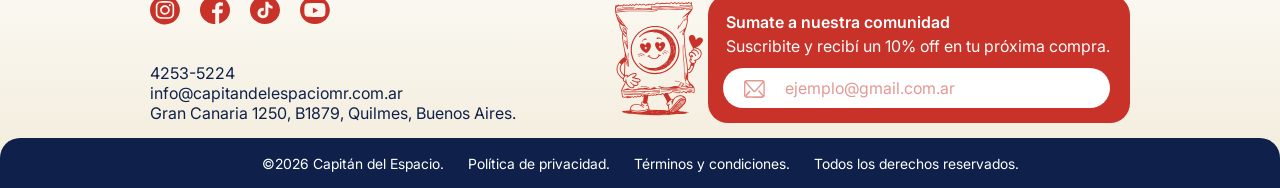
<file: registro.html>
<!DOCTYPE html>
<html lang="es">
    <head>
        <meta charset="UTF-8">
        <meta name="viewport" content="width=device-width, initial-scale=1">
        <title>Registro | Capitán del Espacio</title>
        <link rel="stylesheet" href="estilos.css">
        <link rel="icon" type="image/x-icon" href="images/favicon-cde.ico">
    </head>

    <body>
        
        <header class="encabezado" id="encabezado">
            <div class="encabezado-interior">

                <!-- Menú hamburguesa (responsive) -->
                <input class="encabezado-casilla" type="checkbox" id="casilla-menu" aria-controls="panel">
                <label class="encabezado-menu" for="casilla-menu" aria-label="Abrir o cerrar menú"></label>

                <!-- Logo -->
                <a class="encabezado-logo" href="index.html" aria-label="Capitán del Espacio - Inicio">
                <img src="images/svg/logo-header.svg" alt="Capitán del Espacio" width="129" height="60">
                </a>

                <!-- navegación y buscador -->
                <div class="panel" id="panel">
                    <!-- Navegación -->
                    <nav class="navegacion" aria-label="Principal">
                        <ul class="navegacion-lista">
                        <!-- acá después hay que cambiar el href por los archivos de productos, historia y distribución -->
                            <li><a class="navegacion-enlace navegacion-enlace-productos" href="productos.html">Productos</a></li>
                            <li><a class="navegacion-enlace navegacion-enlace-historia" href="historia.html">Historia</a></li>
                            <li><a class="navegacion-enlace navegacion-enlace-distribucion" href="distribucion.html">Distribución</a></li>
                            <li><a class="navegacion-enlace navegacion-enlace-tienda" href="tienda.html">Tienda</a></li>
                        </ul>
                    </nav>

                    <!-- Buscador -->
                    <div class="buscador" role="search">
                        <label class="oculto-visual" for="campo-busqueda">Buscar en el sitio</label>
                        <input class="buscador-campo" id="campo-busqueda" type="search" name="q" autocomplete="off">
                        <button class="buscador-boton" type="submit" aria-label="Buscar"></button>
                    </div>
                </div>

                <!-- Acciones y botones -->
                <div class="acciones">
                    <!-- acá después hay que cambiar el href por los archivos de registro y de carrito -->
                    <a class="acciones-boton acciones-boton-registro" href="#" aria-label="Iniciar sesión"></a>
                    <a class="acciones-boton acciones-boton-carrito" href="#" aria-label="Carrito"></a>
                </div>

            </div>
        </header>

        <main>  
            <section class="seccion-registro">
                <img class="seccion-registro-ilustracion" src="images/svg/ilus-cohete.svg" alt="" width="789" height="879">

                <p class="seccion-registro-ruta">Inicio> Mi cuenta> Crear cuenta</p>
                
                <header class="seccion-registro-cabecera">
                    <h2 class="seccion-registro-titulo">Crear cuenta</h2>
                    <h4 class="seccion-registro-subtitulo">¡Comprá más rápido y lleva el control de tus pedidos!</h4>
                </header>

                <div class="registro-caja">
                    <form class="registro-formulario" action="#" method="post">
                        
                        <div class="registro-grupo">
                            <h3 class="registro-etiqueta"><label for="nombre">Nombre y apellido</label></h3>
                            <input class="registro-entrada" id="nombre" type="text" name="nombre" placeholder="ej.: María Pérez" autocomplete="name">
                        </div>

                        <div class="registro-grupo">
                            <h3 class="registro-etiqueta"><label for="email">Email</label></h3>
                            <input class="registro-entrada" id="email" type="email" name="email" placeholder="ejemplo@mail.com.ar" autocomplete="email">
                        </div>

                        <div class="registro-grupo">
                            <h3 class="registro-etiqueta"><label for="telefono">Teléfono</label></h3>
                            <input class="registro-entrada" id="telefono" type="tel" name="telefono" placeholder="ej.: 1112345678" autocomplete="tel">
                        </div>

                        <div class="registro-doble">
                            <div class="registro-grupo">
                                <h3 class="registro-etiqueta"><label for="provincia">Provincia</label></h3>
                                <select class="registro-entrada registro-select" id="provincia" name="provincia">
                                    <option value="" disabled selected>Seleccioná</option>
                                    <option value="caba">Capital Federal</option>
                                    <option value="buenos-aires">Buenos Aires</option>
                                    <option value="catamarca">Catamarca</option>
                                    <option value="chaco">Chaco</option>
                                    <option value="chubut">Chubut</option>
                                    <option value="cordoba">Córdoba</option>
                                    <option value="corrientes">Corrientes</option>
                                    <option value="entre-rios">Entre Ríos</option>
                                    <option value="formosa">Formosa</option>
                                    <option value="jujuy">Jujuy</option>
                                    <option value="la-pampa">La Pampa</option>
                                    <option value="la-rioja">La Rioja</option>
                                    <option value="mendoza">Mendoza</option>
                                    <option value="misiones">Misiones</option>
                                    <option value="neuquen">Neuquén</option>
                                    <option value="rio-negro">Río Negro</option>
                                    <option value="salta">Salta</option>
                                    <option value="san-juan">San Juan</option>
                                    <option value="san-luis">San Luis</option>
                                    <option value="santa-cruz">Santa Cruz</option>
                                    <option value="santa-fe">Santa Fe</option>
                                    <option value="santiago-del-estero">Santiago del Estero</option>
                                    <option value="tierra-del-fuego">Tierra del Fuego</option>
                                    <option value="tucuman">Tucumán</option>
                                </select>
                            </div>

                            <div class="registro-grupo">
                                <h3 class="registro-etiqueta"><label for="ciudad">Ciudad</label></h3>
                                <input class="registro-entrada" id="ciudad" type="text" name="ciudad" placeholder="Tu ciudad">
                            </div>
                        </div>

                        <div class="registro-grupo">
                            <h3 class="registro-etiqueta"><label for="contrasena">Contraseña</label></h3>
                            <input class="registro-entrada" id="contrasena" type="password" name="contrasena" placeholder="Mínimo 8 caracteres" autocomplete="new-password">
                        </div>

                        <div class="registro-grupo">
                            <h3 class="registro-etiqueta"><label for="repetir-contrasena">Repetir contraseña</label></h3>
                            <input class="registro-entrada" id="repetir-contrasena" type="password" name="repetir-contrasena" placeholder="Mínimo 8 caracteres" autocomplete="new-password">
                        </div>

                        <button class="registro-boton">Crear cuenta</button>

                        <h4 class="registro-iniciar">¿Ya tenés cuenta? <a class="registro-enlace-iniciar" href="#">Iniciar sesión</a></h4>

                    </form>
                </div>
            </section>
        </main>

        <footer class="footer">
            <div class="footer-contenido">
 
                <!-- Redes y datos de contacto -->
                <div class="footer-info">
                    <ul class="footer-redes">
                        <li><a class="footer-redes-enlace footer-redes-instagram" href="#" aria-label="Instagram"></a></li>
                        <li><a class="footer-redes-enlace footer-redes-facebook" href="#" aria-label="Facebook"></a></li>
                        <li><a class="footer-redes-enlace footer-redes-tiktok" href="#" aria-label="TikTok"></a></li>
                        <li><a class="footer-redes-enlace footer-redes-youtube" href="#" aria-label="YouTube"></a></li>
                    </ul>
 
                    <address class="footer-contacto">
                        <p>4253-5224</p>
                        <p>info@capitandelespaciomr.com.ar</p>
                        <p>Gran Canaria 1250, B1879, Quilmes, Buenos Aires.</p>
                    </address>
                </div>
 
                <!-- Suscripción -->
                <div class="footer-suscripcion">
                    <img class="footer-alfajor" src="images/svg/ilus-alfajor-footer.svg" alt="" width="93" height="121">
 
                    <div class="footer-comunidad">
                        <p class="footer-comunidad-titulo">Sumate a nuestra comunidad</p>
                        <p class="footer-comunidad-texto">Suscribite y recibí un 10% off en tu próxima compra.</p>
 
                        <form class="footer-formulario" action="mailto:info@capitandelespaciomr.com.ar" method="get">
                            <input type="hidden" name="subject" value="Suscripción a la comunidad">
                            <label class="oculto-visual" for="campo-correo">Tu correo electrónico</label>
                            <input class="footer-formulario-campo" id="campo-correo" type="email" name="body" placeholder="ejemplo@gmail.com.ar" autocomplete="email" required>
                        </form>
                    </div>
                </div>
            </div>
 
            <!-- Legales -->
            <div class="footer-legales">
                <p class="footer-legales-texto">©2026 Capitán del Espacio.</p>
                <a class="footer-legales-enlace" href="#">Política de privacidad.</a>
                <a class="footer-legales-enlace" href="#">Términos y condiciones.</a>
                <a class="footer-legales-enlace" href="#">Todos los derechos reservados.</a>
            </div>
        </footer>

        
        <!-- Pop-up de inicio de sesión -->
        <dialog class="inicio-sesion" id="inicio-sesion" aria-labelledby="inicio-sesion-titulo">

            <img class="inicio-sesion-imagen" src="images/inicio-sesion/png/gorra-close-up.png" alt="" width="660" height="960">

            <button class="inicio-sesion-cerrar" type="button" aria-label="Cerrar"></button>

            <div class="inicio-sesion-contenido">
                <div class="inicio-sesion-formulario">

                    <div class="inicio-sesion-superior">
                        <h2 class="inicio-sesion-titulo" id="inicio-sesion-titulo">Iniciar sesión</h2>
 
                        <a class="inicio-sesion-google" href="#">
                            <img class="inicio-sesion-google-logo" src="images/svg/google.svg" alt="" width="21.5" height="21.5">
                            <h3 class="inicio-sesion-google-texto">Continuar con Google</h3>
                        </a>
 
                    <hr class="inicio-sesion-linea">
                </div>

                    <h2 class="inicio-sesion-titulo">Ingresar de otra forma:</h2>

                    <form class="inicio-sesion-campos" action="#">
                        <div class="inicio-sesion-grupo">
                            <h3 class="inicio-sesion-etiqueta"><label for="inicio-sesion-email">Email:</label></h3>
                            <input class="inicio-sesion-entrada inicio-sesion-entrada-email" id="inicio-sesion-email" type="email" name="email" placeholder="ejemplo@mail.com.ar" autocomplete="email">
                        </div>

                        <div class="inicio-sesion-grupo">
                            <h3 class="inicio-sesion-etiqueta"><label for="inicio-sesion-clave">Contraseña:</label></h3>
                            <input class="inicio-sesion-entrada inicio-sesion-entrada-clave" id="inicio-sesion-clave" type="password" name="clave" placeholder="Ingresá tu contraseña" autocomplete="current-password">
                        </div>

                        <a class="inicio-sesion-olvido" href="#">¿Olvidaste tu contraseña?</a>

                        <a class="inicio-sesion-boton" href="#">Iniciar sesión</a>
                    </form>

                    <h4 class="inicio-sesion-cuenta">¿No tenés cuenta aún? <a class="inicio-sesion-crear" href="registro.html">Crear cuenta</a></h4>

                </div>
            </div>
        </dialog>




<!----- JAVASCRIPT ----->
    <!-- Carrusel -->
    <script>
          const pista = document.querySelector('.carrusel-mug-pista');
          const diapositivas = pista.children;
          const video = pista.querySelector('.carrusel-mug-video');
          let actual = 0;
 
          function actualizarVideo() {
            if (actual === 0) {
              video.play().catch(function () {});
            } else {
              video.pause();
            }
          }
 
          function irA(indice) {
            actual = (indice + diapositivas.length) % diapositivas.length;
            pista.scrollTo({ left: actual * pista.clientWidth, behavior: 'smooth' });
            actualizarVideo();
          }
 
          document.querySelector('.carrusel-mug-flecha-anterior').addEventListener('click', function () {
            irA(actual - 1);
          });
 
          document.querySelector('.carrusel-mug-flecha-siguiente').addEventListener('click', function () {
            irA(actual + 1);
          });
 
          video.addEventListener('click', function () {
            if (video.paused) {
              video.play();
            } else {
              video.pause();
            }
          });
 
          let esperaScroll;
          pista.addEventListener('scroll', function () {
            clearTimeout(esperaScroll);
            esperaScroll = setTimeout(function () {
              actual = Math.round(pista.scrollLeft / pista.clientWidth);
              actualizarVideo();
            }, 100);
          });
 
          window.addEventListener('resize', function () {
            pista.scrollTo({ left: actual * pista.clientWidth, behavior: 'auto' });
          });
 
          // ---------- Unidades ----------
          const cantidad = document.querySelector('.precio-mug-cantidad');
          let unidades = 0;
 
          document.querySelector('.precio-mug-menos').addEventListener('click', function () {
            if (unidades > 0) {
              unidades = unidades - 1;
              cantidad.textContent = unidades;
            }
          });
 
          document.querySelector('.precio-mug-mas').addEventListener('click', function () {
            unidades = unidades + 1;
            cantidad.textContent = unidades;
          });
    </script>
 
    <!-- pop-up de inicio de sesión -->
    <script>
          const ventanaInicioSesion = document.getElementById('inicio-sesion');
          const botonRegistro = document.querySelector('.acciones-boton-registro');
          const botonCerrar = ventanaInicioSesion.querySelector('.inicio-sesion-cerrar');
 
          botonRegistro.addEventListener('click', function (evento) {
            evento.preventDefault();
            ventanaInicioSesion.showModal();
          });
 
          botonCerrar.addEventListener('click', function () {
            ventanaInicioSesion.close();
          });
 
          ventanaInicioSesion.addEventListener('click', function (evento) {
            if (evento.target === ventanaInicioSesion) {
              ventanaInicioSesion.close();
            }
          });
    </script>

    </body>
</html>
</file>
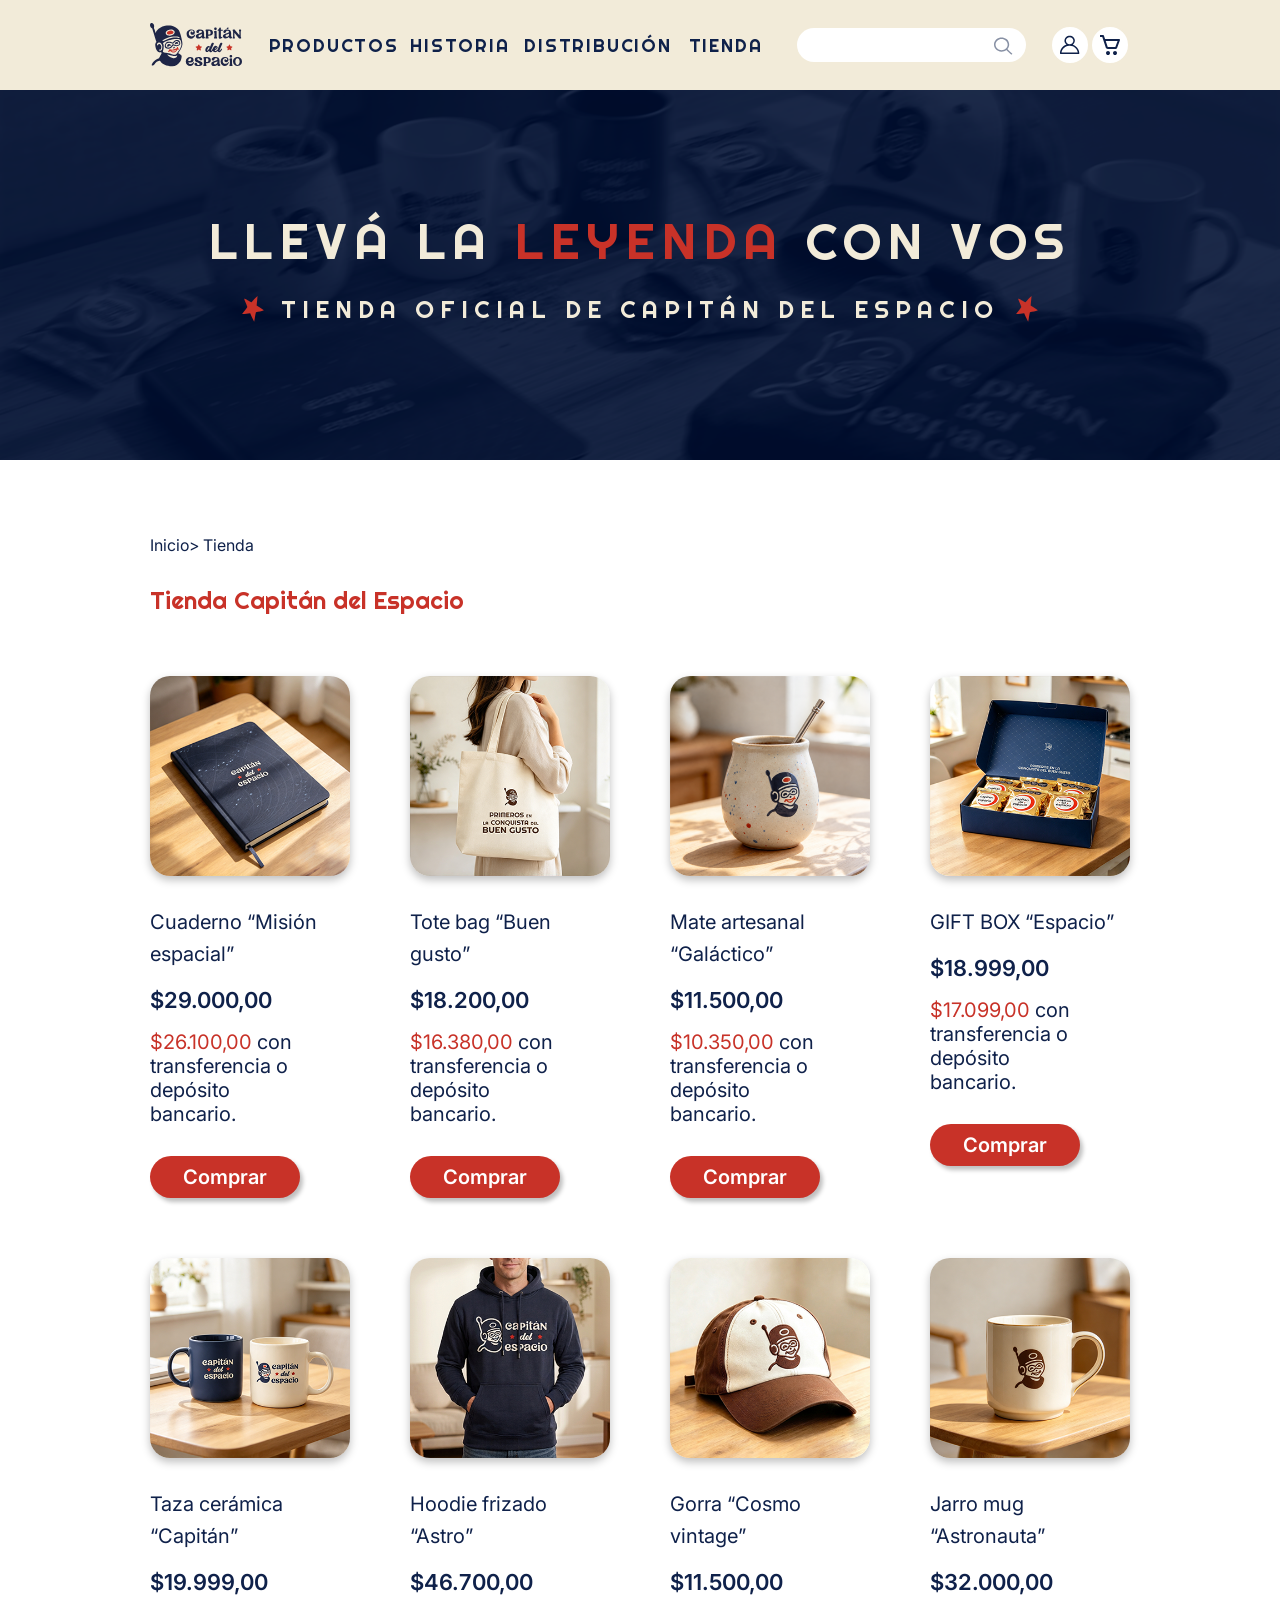
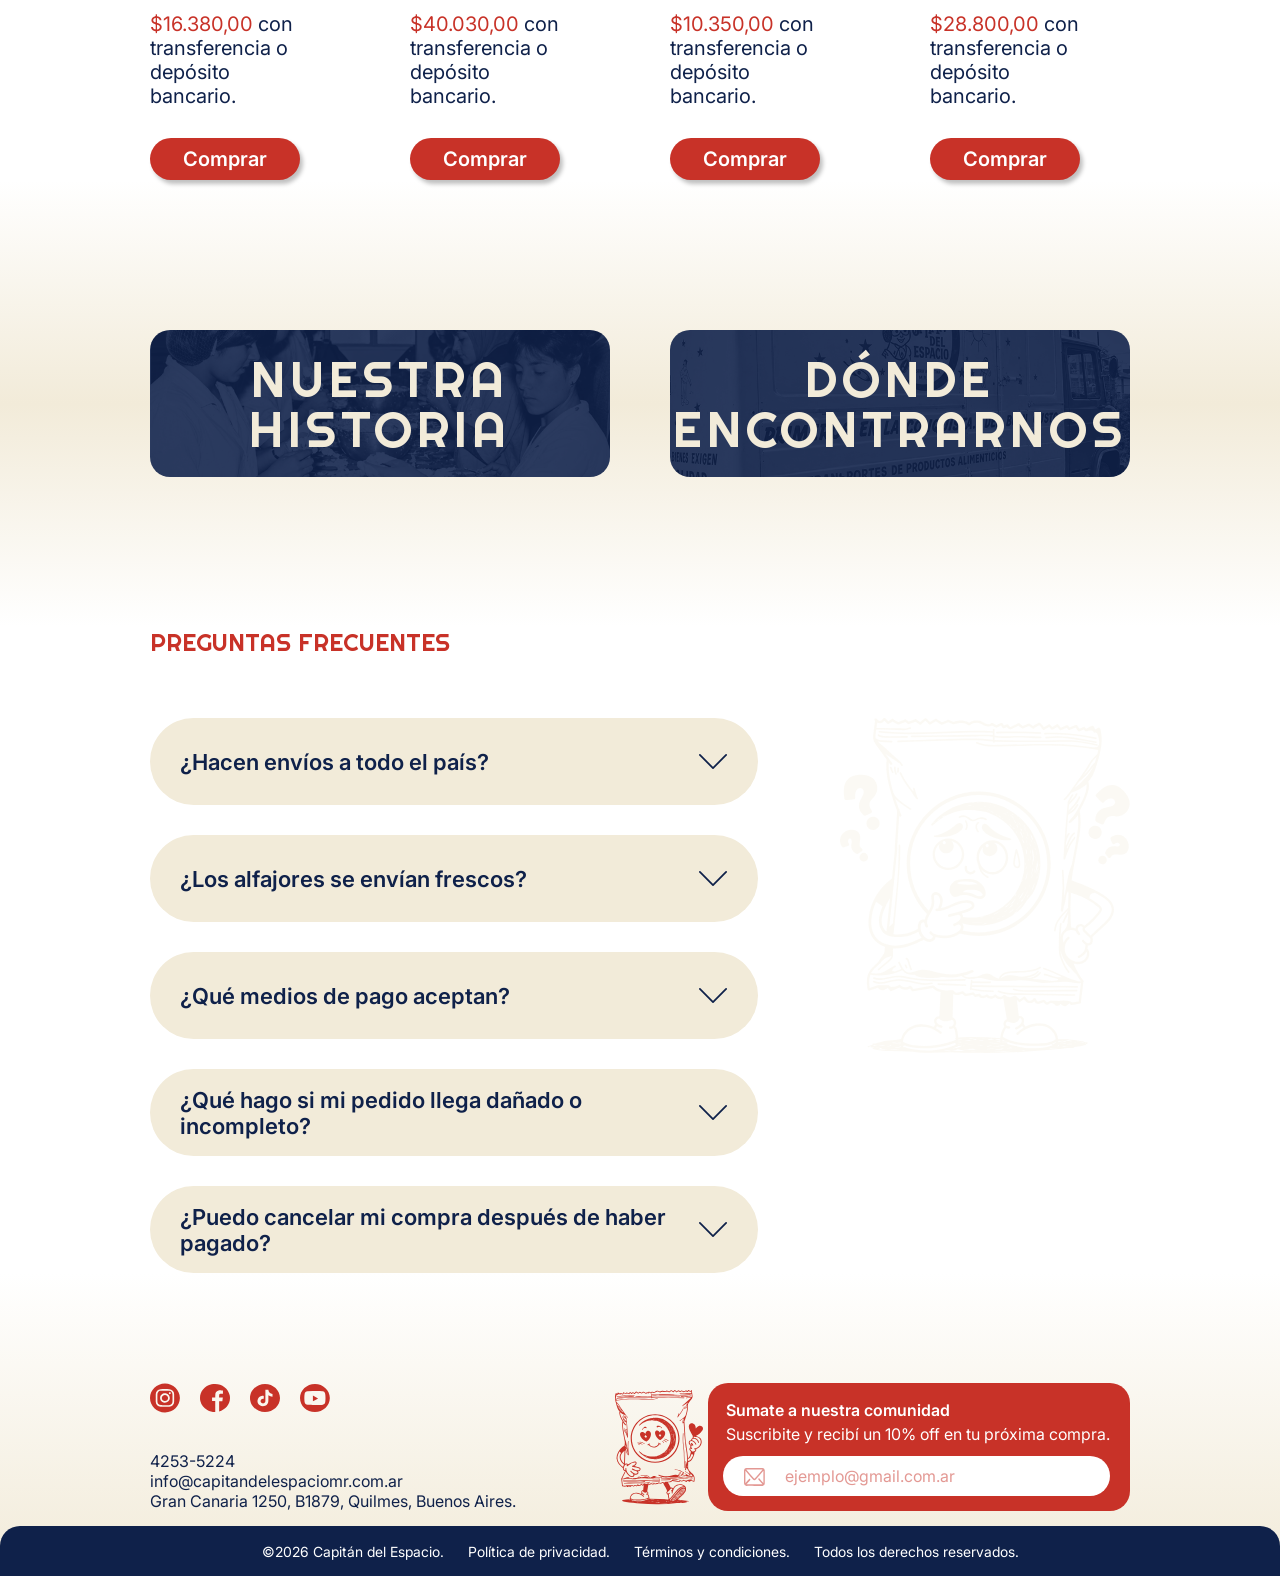
<file: tienda.html>
<!DOCTYPE html>
<html lang="es">
    <head>
        <meta charset="UTF-8">
        <meta name="viewport" content="width=device-width, initial-scale=1">
        <title>Tienda | Capitán del Espacio</title>
        <link rel="stylesheet" href="estilos.css">
        <link rel="icon" type="image/x-icon" href="images/favicon-cde.ico">
    </head>

    <body>

        <header class="encabezado" id="encabezado">
            <div class="encabezado-interior">

                <!-- Menú hamburguesa (responsive) -->
                <input class="encabezado-casilla" type="checkbox" id="casilla-menu" aria-controls="panel">
                <label class="encabezado-menu" for="casilla-menu" aria-label="Abrir o cerrar menú"></label>

                <!-- Logo -->
                <a class="encabezado-logo" href="index.html" aria-label="Capitán del Espacio - Inicio">
                <img src="images/svg/logo-header.svg" alt="Capitán del Espacio" width="129" height="60">
                </a>

                <!-- navegación y buscador -->
                <div class="panel" id="panel">
                    <!-- Navegación -->
                    <nav class="navegacion" aria-label="Principal">
                        <ul class="navegacion-lista">
                            <li><a class="navegacion-enlace navegacion-enlace-productos" href="productos.html">Productos</a></li>
                            <li><a class="navegacion-enlace navegacion-enlace-historia" href="historia.html">Historia</a></li>
                            <li><a class="navegacion-enlace navegacion-enlace-distribucion" href="distribucion.html">Distribución</a></li>
                            <li><a class="navegacion-enlace navegacion-enlace-tienda" href="tienda.html">Tienda</a></li>
                        </ul>
                    </nav>

                    <!-- Buscador -->
                    <div class="buscador" role="search">
                        <label class="oculto-visual" for="campo-busqueda">Buscar en el sitio</label>
                        <input class="buscador-campo" id="campo-busqueda" type="search" name="q" autocomplete="off">
                        <button class="buscador-boton" type="submit" aria-label="Buscar"></button>
                    </div>
                </div>

                <!-- Acciones y botones -->
                <div class="acciones">
                    <a class="acciones-boton acciones-boton-registro" href="#" aria-label="Iniciar sesión"></a>
                    <a class="acciones-boton acciones-boton-carrito" href="#" aria-label="Carrito"></a>
                </div>

            </div>
        </header>

        <main>
            <!-- Hero -->
            <section class="hero-tienda">
                <img class="hero-tienda-imagen" src="images/tienda/png/hero.png" alt="" width="1920" height="570">

                <div class="hero-tienda-textos">
                    <h1 class="hero-tienda-titulo">Llevá la <span class="hero-tienda-destacado">leyenda</span> con vos</h1>
                    <h2 class="hero-tienda-subtitulo">Tienda oficial de Capitán del Espacio</h2>
                </div>
            </section>

            <!-- Productos del merch -->

            <section class="merch">
                <p class="merch-ruta">Inicio> Tienda</p>
                <h2 class="merch-titulo">Tienda Capitán del Espacio</h2>

                <div class="merch-productos">

                    <article class="merch-producto">
                        <a class="merch-producto-imagen" href="#">
                            <img class="merch-producto-foto" src="images/tienda/png/cuaderno.png" alt="Cuaderno “Misión espacial”" width="360" height="360">
                            <img class="merch-producto-foto-hover" src="images/tienda/png/cuaderno-2.png" alt="" width="360" height="360">
                        </a>
                        <h4 class="merch-producto-nombre">Cuaderno “Misión espacial”</h4>
                        <h3 class="merch-producto-precio">$29.000,00</h3>
                        <p class="merch-producto-transferencia"><span class="merch-producto-descuento">$26.100,00</span> con transferencia o depósito bancario.</p>
                        <a class="merch-producto-boton" href="#">Comprar</a>
                    </article>

                    <article class="merch-producto">
                        <a class="merch-producto-imagen" href="#">
                            <img class="merch-producto-foto" src="images/tienda/png/totebag.png" alt="Tote bag “Buen gusto”" width="360" height="360">
                            <img class="merch-producto-foto-hover" src="images/tienda/png/totebag-2.png" alt="" width="360" height="360">
                        </a>
                        <h4 class="merch-producto-nombre">Tote bag “Buen gusto”</h4>
                        <h3 class="merch-producto-precio">$18.200,00</h3>
                        <p class="merch-producto-transferencia"><span class="merch-producto-descuento">$16.380,00</span> con transferencia o depósito bancario.</p>
                        <a class="merch-producto-boton" href="#">Comprar</a>
                    </article>

                    <article class="merch-producto">
                        <a class="merch-producto-imagen" href="#">
                            <img class="merch-producto-foto" src="images/tienda/png/mate.png" alt="Mate artesanal “Galáctico”" width="360" height="360">
                            <img class="merch-producto-foto-hover" src="images/tienda/png/mate-2.png" alt="" width="360" height="360">
                        </a>
                        <h4 class="merch-producto-nombre">Mate artesanal “Galáctico”</h4>
                        <h3 class="merch-producto-precio">$11.500,00</h3>
                        <p class="merch-producto-transferencia"><span class="merch-producto-descuento">$10.350,00</span> con transferencia o depósito bancario.</p>
                        <a class="merch-producto-boton" href="#">Comprar</a>
                    </article>

                    <article class="merch-producto">
                        <a class="merch-producto-imagen" href="#">
                            <img class="merch-producto-foto" src="images/tienda/png/caja.png" alt="GIFT BOX “Espacio”" width="360" height="360">
                            <img class="merch-producto-foto-hover" src="images/tienda/png/caja-2.png" alt="" width="360" height="360">
                        </a>
                        <h4 class="merch-producto-nombre">GIFT BOX “Espacio”</h4>
                        <h3 class="merch-producto-precio">$18.999,00</h3>
                        <p class="merch-producto-transferencia"><span class="merch-producto-descuento">$17.099,00</span> con transferencia o depósito bancario.</p>
                        <a class="merch-producto-boton" href="#">Comprar</a>
                    </article>

                    <article class="merch-producto">
                        <a class="merch-producto-imagen" href="#">
                            <img class="merch-producto-foto" src="images/tienda/png/tazas.png" alt="Taza cerámica “Capitán”" width="360" height="360">
                            <img class="merch-producto-foto-hover" src="images/tienda/png/tazas-2.png" alt="" width="360" height="360">
                        </a>
                        <h4 class="merch-producto-nombre">Taza cerámica “Capitán”</h4>
                        <h3 class="merch-producto-precio">$19.999,00</h3>
                        <p class="merch-producto-transferencia"><span class="merch-producto-descuento">$16.380,00</span> con transferencia o depósito bancario.</p>
                        <a class="merch-producto-boton" href="#">Comprar</a>
                    </article>

                    <article class="merch-producto">
                        <a class="merch-producto-imagen" href="#">
                            <img class="merch-producto-foto" src="images/tienda/png/hoodie.png" alt="Hoodie frizado “Astro”" width="360" height="360">
                            <img class="merch-producto-foto-hover" src="images/tienda/png/hoodie-2.png" alt="" width="360" height="360">
                        </a>
                        <h4 class="merch-producto-nombre">Hoodie frizado “Astro”</h4>
                        <h3 class="merch-producto-precio">$46.700,00</h3>
                        <p class="merch-producto-transferencia"><span class="merch-producto-descuento">$40.030,00</span> con transferencia o depósito bancario.</p>
                        <a class="merch-producto-boton" href="#">Comprar</a>
                    </article>

                    <article class="merch-producto">
                        <a class="merch-producto-imagen" href="#">
                            <img class="merch-producto-foto" src="images/tienda/png/gorra.png" alt="Gorra “Cosmo vintage”" width="360" height="360">
                            <img class="merch-producto-foto-hover" src="images/tienda/png/gorra-2.png" alt="" width="360" height="360">
                        </a>
                        <h4 class="merch-producto-nombre">Gorra “Cosmo vintage”</h4>
                        <h3 class="merch-producto-precio">$11.500,00</h3>
                        <p class="merch-producto-transferencia"><span class="merch-producto-descuento">$10.350,00</span> con transferencia o depósito bancario.</p>
                        <a class="merch-producto-boton" href="#">Comprar</a>
                    </article>

                    <article class="merch-producto">
                        <a class="merch-producto-imagen" href="ficha-producto-mug.html">
                            <img class="merch-producto-foto" src="images/tienda/png/mug.png" alt="Jarro mug “Astronauta”" width="360" height="360">
                            <img class="merch-producto-foto-hover" src="images/tienda/png/mug-2.png" alt="" width="360" height="360">
                        </a>
                        <h4 class="merch-producto-nombre">Jarro mug “Astronauta”</h4>
                        <h3 class="merch-producto-precio">$32.000,00</h3>
                        <p class="merch-producto-transferencia"><span class="merch-producto-descuento">$28.800,00</span> con transferencia o depósito bancario.</p>
                        <a class="merch-producto-boton" href="ficha-producto-mug.html">Comprar</a>
                    </article>

                </div>
            </section>

            <!-- Botones -->
            <section class="section-botones">
                <a class="section-botones-boton" href="historia.html">
                    <img class="section-botones-imagen" src="images/tienda/png/button-nuestra-historia.png" alt="" width="780" height="250">
                    <h1 class="section-botones-titulo">Nuestra<br>historia</h1>
                </a>

                <a class="section-botones-boton" href="distribucion.html">
                    <img class="section-botones-imagen" src="images/tienda/png/button-donde-encontrarnos.png" alt="" width="780" height="250">
                    <h1 class="section-botones-titulo">Dónde<br>encontrarnos</h1>
                </a>
            </section>

            <!-- Preguntas frecuentes -->
            <section class="preguntas-frecuentes">
                <h2 class="preguntas-frecuentes-titulo">Preguntas frecuentes</h2>

                <div class="preguntas-frecuentes-contenido">
                    <div class="preguntas-frecuentes-lista">

                    <details class="preguntas-frecuentes-item">
                        <summary class="preguntas-frecuentes-pregunta">
                            <h3 class="preguntas-frecuentes-pregunta-texto">¿Hacen envíos a todo el país?</h3>
                        </summary>
                        <h4 class="preguntas-frecuentes-respuesta">Sí, realizamos envíos a todas las provincias de Argentina a través de correo privado y mensajería express. Durante el proceso de compra podés ingresar tu código postal para ver los métodos de envío disponibles para tu localidad y sus costos.</h4>
                    </details>

                    <details class="preguntas-frecuentes-item">
                        <summary class="preguntas-frecuentes-pregunta">
                            <h3 class="preguntas-frecuentes-pregunta-texto">¿Los alfajores se envían frescos?</h3>
                        </summary>
                        <h4 class="preguntas-frecuentes-respuesta">Sí, todos los envíos salen directamente de nuestro depósito central con lotes de producción reciente para garantizar el sabor y la calidad característicos.</h4>
                    </details>

                    <details class="preguntas-frecuentes-item">
                        <summary class="preguntas-frecuentes-pregunta">
                            <h3 class="preguntas-frecuentes-pregunta-texto">¿Qué medios de pago aceptan?</h3>
                        </summary>
                        <h4 class="preguntas-frecuentes-respuesta">Aceptamos tarjetas de crédito y débito (Visa, Mastercard, Cabal), transferencia bancaria directa (con un beneficio exclusivo en el total) y dinero en cuenta de billeteras virtuales a través de la pasarela de pagos.</h4>
                    </details>

                    <details class="preguntas-frecuentes-item">
                        <summary class="preguntas-frecuentes-pregunta">
                            <h3 class="preguntas-frecuentes-pregunta-texto">¿Qué hago si mi pedido llega dañado o incompleto?</h3>
                        </summary>
                        <h4 class="preguntas-frecuentes-respuesta">Si tu paquete llega con algún inconveniente en la caja o en los productos, mandamos una foto del pedido junto con tu número de orden a <em>tienda@capitandelespaciomr.com.ar</em> dentro de las 72 horas de recibido para que podamos gestionar la solución de inmediato.</h4>
                    </details>

                    <details class="preguntas-frecuentes-item">
                        <summary class="preguntas-frecuentes-pregunta">
                            <h3 class="preguntas-frecuentes-pregunta-texto">¿Puedo cancelar mi compra después de haber pagado?</h3>
                        </summary>
                        <h4 class="preguntas-frecuentes-respuesta">Podés cancelar o modificar tu pedido antes de que pase al estado de despacho. Ponete en contacto rápido con nuestro equipo de atención al cliente indicando el número de orden para procesar el cambio a tiempo: <em>tienda@capitandelespaciomr.com.ar.</em></h4>
                        </details>

                    </div>

                    <img class="preguntas-frecuentes-ilustracion" src="images/svg/ilus-alfajor-background.svg" alt="" width="482" height="555">
                </div>
            </section>

        </main>

        <footer class="footer">
            <div class="footer-contenido">
 
                <!-- Redes y datos de contacto -->
                <div class="footer-info">
                    <ul class="footer-redes">
                        <li><a class="footer-redes-enlace footer-redes-instagram" href="#" aria-label="Instagram"></a></li>
                        <li><a class="footer-redes-enlace footer-redes-facebook" href="#" aria-label="Facebook"></a></li>
                        <li><a class="footer-redes-enlace footer-redes-tiktok" href="#" aria-label="TikTok"></a></li>
                        <li><a class="footer-redes-enlace footer-redes-youtube" href="#" aria-label="YouTube"></a></li>
                    </ul>
 
                    <address class="footer-contacto">
                        <p>4253-5224</p>
                        <p>info@capitandelespaciomr.com.ar</p>
                        <p>Gran Canaria 1250, B1879, Quilmes, Buenos Aires.</p>
                    </address>
                </div>
 
                <!-- Suscripción -->
                <div class="footer-suscripcion">
                    <img class="footer-alfajor" src="images/svg/ilus-alfajor-footer.svg" alt="" width="93" height="121">
 
                    <div class="footer-comunidad">
                        <p class="footer-comunidad-titulo">Sumate a nuestra comunidad</p>
                        <p class="footer-comunidad-texto">Suscribite y recibí un 10% off en tu próxima compra.</p>
 
                        <form class="footer-formulario" action="mailto:info@capitandelespaciomr.com.ar" method="get">
                            <input type="hidden" name="subject" value="Suscripción a la comunidad">
                            <label class="oculto-visual" for="campo-correo">Tu correo electrónico</label>
                            <input class="footer-formulario-campo" id="campo-correo" type="email" name="body" placeholder="ejemplo@gmail.com.ar" autocomplete="email" required>
                        </form>
                    </div>
                </div>
            </div>
 
            <!-- Legales -->
            <div class="footer-legales">
                <p class="footer-legales-texto">©2026 Capitán del Espacio.</p>
                <a class="footer-legales-enlace" href="#">Política de privacidad.</a>
                <a class="footer-legales-enlace" href="#">Términos y condiciones.</a>
                <a class="footer-legales-enlace" href="#">Todos los derechos reservados.</a>
            </div>
        </footer>

        <!-- Pop-up de inicio de sesión / pegar al final del body
         esta parte es mucho muy importante -->
        <dialog class="inicio-sesion" id="inicio-sesion" aria-labelledby="inicio-sesion-titulo">

            <img class="inicio-sesion-imagen" src="images/inicio-sesion/png/gorra-close-up.png" alt="" width="660" height="960">

            <button class="inicio-sesion-cerrar" type="button" aria-label="Cerrar"></button>

            <div class="inicio-sesion-contenido">
                <div class="inicio-sesion-formulario">

                    <div class="inicio-sesion-superior">
                        <h2 class="inicio-sesion-titulo" id="inicio-sesion-titulo">Iniciar sesión</h2>
 
                        <a class="inicio-sesion-google" href="#">
                            <img class="inicio-sesion-google-logo" src="images/svg/google.svg" alt="" width="21.5" height="21.5">
                            <h3 class="inicio-sesion-google-texto">Continuar con Google</h3>
                        </a>
 
                    <hr class="inicio-sesion-linea">
                </div>

                    <h2 class="inicio-sesion-titulo">Ingresar de otra forma:</h2>

                    <form class="inicio-sesion-campos" action="#">
                        <div class="inicio-sesion-grupo">
                            <h3 class="inicio-sesion-etiqueta"><label for="inicio-sesion-email">Email:</label></h3>
                            <input class="inicio-sesion-entrada inicio-sesion-entrada-email" id="inicio-sesion-email" type="email" name="email" placeholder="ejemplo@mail.com.ar" autocomplete="email">
                        </div>

                        <div class="inicio-sesion-grupo">
                            <h3 class="inicio-sesion-etiqueta"><label for="inicio-sesion-clave">Contraseña:</label></h3>
                            <input class="inicio-sesion-entrada inicio-sesion-entrada-clave" id="inicio-sesion-clave" type="password" name="clave" placeholder="Ingresá tu contraseña" autocomplete="current-password">
                        </div>

                        <a class="inicio-sesion-olvido" href="#">¿Olvidaste tu contraseña?</a>

                        <a class="inicio-sesion-boton" href="#">Iniciar sesión</a>
                    </form>

                    <h4 class="inicio-sesion-cuenta">¿No tenés cuenta aún? <a class="inicio-sesion-crear" href="registro.html">Crear cuenta</a></h4>

                </div>
            </div>
        </dialog>

<!-- esto es para que el pop-up de inicio de sesión funcione
 esta parte es mucho muy importante -->
<script>
  const ventanaInicioSesion = document.getElementById('inicio-sesion');
  const botonRegistro = document.querySelector('.acciones-boton-registro');
  const botonCerrar = ventanaInicioSesion.querySelector('.inicio-sesion-cerrar');

  botonRegistro.addEventListener('click', function (evento) {
    evento.preventDefault();
    ventanaInicioSesion.showModal();
  });

  botonCerrar.addEventListener('click', function () {
    ventanaInicioSesion.close();
  });

  ventanaInicioSesion.addEventListener('click', function (evento) {
    if (evento.target === ventanaInicioSesion) {
      ventanaInicioSesion.close();
    }
  });
</script>

    </body>
</html>
</file>
<file: estilos.css>
@charset "UTF-8";

/* FUENTES*/

@font-face {
  font-family: "Righteous";
  src: url("fonts/Righteous-Regular.ttf") format("truetype");
  font-weight: 400;
  font-display: swap;
}

@font-face {
  font-family: "Inter";
  src: url("fonts/Inter_Regular.ttf") format("truetype");
  font-weight: 400;
  font-display: swap;
}

@font-face {
  font-family: "Inter";
  src: url("fonts/Inter_SemiBold.ttf") format("truetype");
  font-weight: 600;
  font-display: swap;
}




/* GENERALES */

:root {
  --margen-lateral: 150px;
}

* {
  box-sizing: border-box;
}

/*el body sin margin ni padding y background blanco*/
body {
  margin: 0;
  padding-top: 0;
  background: #FFFFFF;
  color: #0F214A;
  font-family: "Inter", sans-serif;
  font-size: 16px;
}

/*tamaños de las tipos*/
h1 {
  font-family: "Righteous", sans-serif;
  font-weight: 400;
  font-size: 50px;
  line-height: 50px;
}

h2 {
  font-family: "Righteous", sans-serif;
  font-weight: 400;
  font-size: 24px;
  line-height: normal;
}

h3 {
  font-family: "Inter", sans-serif;
  font-weight: 600;
  font-size: 22px;
  line-height: normal;
}

h4 {
  font-family: "Inter", sans-serif;
  font-weight: 400;
  font-size: 20px;
  line-height: 32px;
}

p,
.buscador-campo {
  font-family: "Inter", sans-serif;
  font-weight: 400;
  font-size: 16px;
  line-height: normal;
}

.oculto-visual {
  position: absolute;
  width: 1px;
  height: 1px;
  overflow: hidden;
  clip-path: inset(50%);
  white-space: nowrap;
  border: 0;
}




/* ----- HEADER -----*/

.encabezado {
  position: fixed;
  top: 0;
  left: 0;
  width: 100%;
  z-index: 100;
  padding: 15px 150px;
  background: #F2EBD9;
}

.encabezado-interior {
  display: flex;
  justify-content: space-between;
  align-items: center;
  min-height: 60px;
  gap: 24px;
}

.encabezado-logo {
  display: block;
  flex: 0 1 129px;
  max-width: 129px;
  line-height: 0;
}

.encabezado-logo img {
  display: block;
  width: 100%;
  height: auto;
}

/* casilla y botón hamburguesa: solo para el mobile */
.encabezado-casilla {
  position: absolute;
  width: 1px;
  height: 1px;
  opacity: 0;
  pointer-events: none;
}

.encabezado-menu {
  display: none;
}

.panel {
  display: contents;
}

/* nav */

.navegacion {
  flex: 0 1 710px;
}

.navegacion-lista {
  display: flex;
  justify-content: space-between;
  margin: 0;
  padding: 0;
  list-style: none;
}

.navegacion-lista li {
  display: contents;
}

.navegacion-enlace {
  display: flex;
  align-items: center;
  justify-content: center;
  height: 50px;
  font-family: "Righteous", sans-serif;
  font-size: 18px;
  letter-spacing: 0.1em;
  text-transform: uppercase;
  text-decoration: none;
  color: #0F214A;
  background: none no-repeat center / 100% 100%;
  outline: none;
}

.navegacion-enlace:active,
.navegacion-enlace[aria-current="page"] {
  color: #C83228;
}

.navegacion-enlace-productos {
  flex: 0 1 150px;
}

/* hover nav azul */
.navegacion-enlace-productos:hover,
.navegacion-enlace-productos:focus-visible {
  background-image: url("images/svg/nav-productos.svg");
}

/* hover nav rojo */
.navegacion-enlace-productos:active,
.navegacion-enlace-productos[aria-current="page"] {
  background-image: url("images/svg/nav-productos-rojo.svg");
}

.navegacion-enlace-historia {
  flex: 0 1 130px;
}

/* hover azul */
.navegacion-enlace-historia:hover,
.navegacion-enlace-historia:focus-visible {
  background-image: url("images/svg/nav-historia.svg");
}

/* hover rojo */
.navegacion-enlace-historia:active,
.navegacion-enlace-historia[aria-current="page"] {
  background-image: url("images/svg/nav-historia-rojo.svg");
}

.navegacion-enlace-distribucion {
  flex: 0 1 176.5px;
}

/* hover azul */
.navegacion-enlace-distribucion:hover,
.navegacion-enlace-distribucion:focus-visible {
  background-image: url("images/svg/nav-distribucion.svg");
}

/* hover rojo */
.navegacion-enlace-distribucion:active,
.navegacion-enlace-distribucion[aria-current="page"] {
  background-image: url("images/svg/nav-distribucion-rojo.svg");
}

.navegacion-enlace-tienda {
  flex: 0 1 106.5px;
}

/* hover azul */
.navegacion-enlace-tienda:hover,
.navegacion-enlace-tienda:focus-visible {
  background-image: url("images/svg/nav-tienda.svg");
}

/* hover rojo */
.navegacion-enlace-tienda:active,
.navegacion-enlace-tienda[aria-current="page"] {
  background-image: url("images/svg/nav-tienda-rojo.svg");
}

/* buscador */
.buscador {
  position: relative;
  flex: 0 1 320px;
  min-width: 60px;
}

.buscador-campo {
  width: 100%;
  height: 34px;
  padding: 0 44px 0 18px;
  border: 0;
  border-radius: 999px;
  background: #FFFFFF;
  color: #0F214A;
  outline: none;
  appearance: none;
}

.buscador-campo::-webkit-search-cancel-button {
  display: none;
}

.buscador-campo:focus-visible {
  box-shadow: 0 0 0 3px #F2EBD9;
}

.buscador-boton {
  position: absolute;
  top: 0;
  right: 0;
  width: 45px;
  height: 35px;
  display: grid;
  place-items: center;
  padding: 0;
  border: 0;
  background: url("images/svg/lupa.svg") center / 19px 18px no-repeat;
  color: #0F214A;
  cursor: pointer;
}

/* botones registro / carrito */
.acciones {
  display: flex;
  justify-content: space-between;
  flex: 0 1 110px;
}

.acciones-boton {
  width: 40px;
  height: 40px;
  border: 2px solid #F2EBD9;
  border-radius: 50%;
  background-color: #FFFFFF;
  background-repeat: no-repeat;
  background-position: center;
  background-size: 20px 20px;
  transition: background-color 0.2s ease;
}

.acciones-boton:hover,
.acciones-boton:focus-visible {
  background-color: #0F214A;
}

.acciones-boton:focus-visible {
  outline: 2px solid #0F214A;
  outline-offset: 3px;
}

/* registro */
.acciones-boton-registro {
  background-image: url("images/svg/registro.svg");
}

/* hover registro */
.acciones-boton-registro:hover,
.acciones-boton-registro:focus-visible {
  background-image: url("images/svg/registro-hover.svg");
}

/* carrito */
.acciones-boton-carrito {
  background-image: url("images/svg/carrito.svg");
}

/* hover carrito */
.acciones-boton-carrito:hover,
.acciones-boton-carrito:focus-visible {
  background-image: url("images/svg/carrito-hover.svg");
}




/* ----- FOOTER -----*/

.footer {
  padding-top: 110px;
  background: linear-gradient(to top, #F2EBD9, rgba(242, 235, 217, 0));
}

.footer p {
  margin: 0;
}

.footer-contenido {
  display: flex;
  justify-content: space-between;
  gap: 40px;
  padding: 0 150px;
}

/* redes y contacto */
.footer-info {
  display: flex;
  flex-direction: column;
  justify-content: space-between;
}

.footer-redes {
  display: flex;
  gap: 20px;
  margin: 0;
  padding: 0;
  list-style: none;
}

.footer-redes-enlace {
  display: block;
  width: 30px;
  height: 30px;
  background: no-repeat center / 100% 100%;
}

.footer-redes-enlace:focus-visible {
  outline: 2px solid #0F214A;
  outline-offset: 3px;
}

/* instagram */
.footer-redes-instagram {
  background-image: url("images/svg/instagram.svg");
}

/* hover instagram */
.footer-redes-instagram:hover,
.footer-redes-instagram:focus-visible {
  background-image: url("images/svg/instagram-hover.svg");
}

/* facebook */
.footer-redes-facebook {
  background-image: url("images/svg/facebook.svg");
}

/* hover facebook */
.footer-redes-facebook:hover,
.footer-redes-facebook:focus-visible {
  background-image: url("images/svg/facebook-hover.svg");
}

/* tiktok */
.footer-redes-tiktok {
  background-image: url("images/svg/tiktok.svg");
}

/* hover tiktok */
.footer-redes-tiktok:hover,
.footer-redes-tiktok:focus-visible {
  background-image: url("images/svg/tiktok-hover.svg");
}

/* youtube */
.footer-redes-youtube {
  background-image: url("images/svg/youtube.svg");
}

/* hover youtube */
.footer-redes-youtube:hover,
.footer-redes-youtube:focus-visible {
  background-image: url("images/svg/youtube-hover.svg");
}

.footer-contacto {
  font-style: normal;
}

/* suscripción */
.footer-suscripcion {
  display: flex;
  justify-content: space-between;
  align-items: center;
  min-width: 300px;
}

.footer-alfajor {
  display: block;
  flex: 0 1 17%;
  min-width: 0;
  height: auto;
}

.footer-comunidad {
  display: flex;
  flex-direction: column;
  min-height: 125px;
  padding: 17px 20px 15px 15px;
  border-radius: 20px;
  background: #C83228;
  color: #FFFFFF;
}

.footer-comunidad-titulo {
  padding: 0 0 4px 3px;
  font-weight: 600;
  line-height: normal;
}

.footer-comunidad-texto {
  padding-left: 3px;
}

/* input de mail */
.footer-formulario {
  position: relative;
  height: 40px;
  margin-top: 12px;
  border-radius: 999px;
  background: #FFFFFF;
}

.footer-formulario::before {
  content: "";
  position: absolute;
  top: 12px;
  left: 21px;
  width: 21px;
  height: 18px;
  background: url("images/svg/mail-footer.svg") no-repeat center / contain;
  pointer-events: none;
}

.footer-formulario-campo {
  width: 100%;
  height: 100%;
  padding: 0 20px 0 62px;
  border: 0;
  border-radius: 999px;
  background: transparent;
  color: rgba(200, 50, 40, 0.5);
  font-family: "Inter", sans-serif;
  font-weight: 400;
  font-size: 16px;
  outline: none;
}

.footer-formulario-campo::placeholder {
  color: rgba(200, 50, 40, 0.5);
  opacity: 1;
}

/* legales */
.footer-legales {
  display: flex;
  justify-content: center;
  align-items: center;
  gap: 24px;
  height: 50px;
  border-radius: 20px 20px 0 0;
  background: #0F214A;
  margin-top: 15px;
}

.footer-legales-texto,
.footer-legales-enlace {
  font-family: "Inter", sans-serif;
  font-weight: 400;
  font-size: 14px;
  line-height: normal;
  color: #FFFFFF;
  text-decoration: none;
}

/* hover legales */
.footer-legales-enlace:hover,
.footer-legales-enlace:focus-visible {
  text-decoration: underline;
  text-decoration-thickness: 1px;
  text-underline-offset: 4px;
  outline: none;
}


/* inicio de sesión pop-up */
.inicio-sesion {
  width: 1315px;
  height: 950px;
  max-width: calc(100vw - 40px);
  max-height: calc(100vh - 40px);
  padding: 0;
  border: 0;
  border-radius: 20px;
  overflow: hidden;
  background: #F2EBD9;
  color: #0F214A;
}

.inicio-sesion[open] {
  display: grid;
  grid-template-columns: minmax(0, 1fr) minmax(0, 1fr);
  grid-template-rows: minmax(0, 1fr);
}

.inicio-sesion::backdrop {
  background: rgba(0, 0, 0, 0.4);
}

body:has(.inicio-sesion[open]) {
  overflow: hidden;
}

.inicio-sesion-imagen {
  display: block;
  width: 100%;
  height: 100%;
  border: 5px solid #F2EBD9;
  object-fit: cover;
}

.inicio-sesion-cerrar {
  position: absolute;
  top: 30px;
  right: 60px;
  width: 30px;
  height: 30px;
  padding: 0;
  border: 0;
  background: url("images/svg/cerrar.svg") no-repeat center / 100% 100%;
  cursor: pointer;
}

.inicio-sesion-cerrar:focus-visible {
  outline: 2px solid #0F214A;
  outline-offset: 3px;
}

.inicio-sesion-contenido {
  display: flex;
  overflow-y: auto;
  padding: 120px 46px;
}

.inicio-sesion-formulario {
  width: 100%;
  margin: auto 0;
}

.inicio-sesion-superior {
  padding: 0 14px;
}

.inicio-sesion-titulo {
  margin: 0 0 24px;
  color: #C83228;
}

.inicio-sesion-google {
  position: relative;
  display: flex;
  align-items: center;
  justify-content: center;
  height: 60px;
  border-radius: 999px;
  background-color: #FFFFFF;
  box-shadow: 3px 4px 4px rgba(0, 0, 0, 0.25);
  color: #0F214A;
  text-decoration: none;
  transition: background-color 0.2s ease;
}

.inicio-sesion-google:hover,
.inicio-sesion-google:focus-visible {
  background-color: #E6E6E6;
}

.inicio-sesion-google:focus-visible {
  outline: 2px solid #0F214A;
  outline-offset: 3px;
}

.inicio-sesion-google-logo {
  position: absolute;
  top: 19px;
  left: 40px;
  width: 21.5px;
  height: 21.5px;
}

.inicio-sesion-google-texto {
  margin: 0;
}

.inicio-sesion-linea {
  height: 3px;
  margin: 50px 0;
  border: 0;
  border-radius: 3px;
  background: #C83228;
}

.inicio-sesion-titulo+.inicio-sesion-campos {
  margin-top: 30px;
}

.inicio-sesion-grupo+.inicio-sesion-grupo {
  margin-top: 30px;
}

.inicio-sesion-etiqueta {
  display: block;
  margin: 0 0 15px;
}

.inicio-sesion-entrada {
  display: block;
  width: 100%;
  height: 60px;
  padding: 0 20px 0 86px;
  border: 0;
  border-radius: 999px;
  background-color: #FFFFFF;
  background-repeat: no-repeat;
  box-shadow: 3px 4px 4px rgba(0, 0, 0, 0.25);
  color: #0F214A;
  font-family: "Inter", sans-serif;
  font-weight: 400;
  font-size: 20px;
  outline: none;
}

.inicio-sesion-entrada::placeholder {
  color: rgba(15, 33, 74, 0.5);
  opacity: 1;
}

.inicio-sesion-entrada:focus {
  outline: 2px solid #C83228;
  outline-offset: 2px;
}

.inicio-sesion-entrada-email {
  background-image: url("images/svg/mail.svg");
  background-position: 26px center;
  background-size: 30px 19.5px;
}

.inicio-sesion-entrada-clave {
  background-image: url("images/svg/candado.svg");
  background-position: 40px center;
  background-size: 16.3px 22.4px;
}

.inicio-sesion-olvido {
  display: block;
  margin-top: 17px;
  text-align: right;
  font-family: "Inter", sans-serif;
  font-weight: 600;
  font-size: 20px;
  color: #0F214A;
  text-decoration: none;
}

.inicio-sesion-boton {
  display: flex;
  align-items: center;
  justify-content: center;
  height: 60px;
  margin-top: 50px;
  border-radius: 999px;
  background-color: #C83228;
  box-shadow: 3px 4px 4px rgba(0, 0, 0, 0.25);
  color: #FFFFFF;
  font-family: "Inter", sans-serif;
  font-weight: 600;
  font-size: 20px;
  text-decoration: none;
}

.inicio-sesion-boton:active {
  background-color: #A02820;
}

.inicio-sesion-boton:focus-visible {
  outline: 2px solid #0F214A;
  outline-offset: 3px;
}

/* crear cuenta */
.inicio-sesion-cuenta {
  margin: 10px 0 0;
  text-align: center;
  color: #C83228;
}

.inicio-sesion-crear {
  font-family: "Inter", sans-serif;
  font-weight: 600;
  font-size: 20px;
  color: #C83228;
  text-decoration: none;
}

.inicio-sesion-crear:hover,
.inicio-sesion-crear:focus-visible {
  text-decoration: underline;
  text-decoration-thickness: 2px;
  text-underline-offset: 4px;
  outline: none;
}




/* ----- TIENDA -----*/

.hero-tienda {
  display: grid;
  width: 100%;
  margin-top: 80px;
}

.hero-tienda-imagen {
  grid-area: 1 / 1;
  display: block;
  width: 100%;
  height: auto;
}

.hero-tienda-textos {
  grid-area: 1 / 1;
  display: flex;
  flex-direction: column;
  justify-content: center;
  align-items: center;
  gap: 28px;
  padding: 0 150px;
  text-align: center;
}

.hero-tienda-titulo {
  margin: 0;
  letter-spacing: 0.15em;
  text-transform: uppercase;
  color: #F2EBD9;
}

.hero-tienda-destacado {
  color: #C83228;
}

.hero-tienda-subtitulo {
  display: flex;
  justify-content: center;
  align-items: center;
  gap: 15px;
  margin: 0;
  letter-spacing: 0.25em;
  text-transform: uppercase;
  color: #F2EBD9;
}

/* estrellas */
.hero-tienda-subtitulo::before,
.hero-tienda-subtitulo::after {
  content: "";
  flex-shrink: 0;
  width: 26px;
  height: 26px;
  background: url("images/svg/estrella.svg") no-repeat center / contain;
}

/* merch */

.merch {
  margin-top: 75px;
  padding: 0 150px;
}

.merch-ruta {
  margin: 0 0 30px;
}

.merch-titulo {
  margin: 0 0 60px;
  color: #C83228;
}

.merch-productos {
  display: grid;
  grid-template-columns: repeat(4, 1fr);
  gap: 60px;
}

/* ficha de producto */
.merch-producto {
  display: flex;
  flex-direction: column;
}

.merch-producto-imagen {
  display: grid;
  margin-bottom: 30px;
  border-radius: 20px;
  overflow: hidden;
  box-shadow: 0 4px 8px rgba(0, 0, 0, 0.25);
}

.merch-producto-foto,
.merch-producto-foto-hover {
  grid-area: 1 / 1;
  display: block;
  width: 100%;
  height: auto;
}

.merch-producto-foto-hover {
  opacity: 0;
  transition: opacity 0.2s ease;
}

.merch-producto-imagen:hover .merch-producto-foto-hover,
.merch-producto-imagen:focus-visible .merch-producto-foto-hover {
  opacity: 1;
}

.merch-producto-imagen:focus-visible {
  outline: 2px solid #0F214A;
  outline-offset: 3px;
}

/* textos */
.merch-producto-nombre {
  margin: 0 0 17px;
}

.merch-producto-precio {
  margin: 0 0 17px;
}

.merch-producto-transferencia {
  max-width: 80%;
  margin: 0 0 30px;
  font-size: 20px;
  line-height: 24px;
}

.merch-producto-descuento {
  color: #C83228;
}

/* botón comprar */
.merch-producto-boton {
  display: inline-flex;
  align-items: center;
  justify-content: center;
  align-self: flex-start;
  height: 42px;
  padding: 0 33px;
  border-radius: 999px;
  background-color: #C83228;
  box-shadow: 3px 4px 4px rgba(0, 0, 0, 0.25);
  color: #FFFFFF;
  font-family: "Inter", sans-serif;
  font-weight: 600;
  font-size: 20px;
  text-decoration: none;
}

.merch-producto-boton:active {
  background-color: #A02820;
}

.merch-producto-boton:focus-visible {
  outline: 2px solid #0F214A;
  outline-offset: 3px;
}

/* botones*/
.section-botones {
  display: grid;
  grid-template-columns: repeat(2, 1fr);
  gap: 60px;
  padding: 150px 150px;
  background: linear-gradient(to bottom, #FFFFFF, #F2EBD9, #FFFFFF);
}

.section-botones-boton {
  display: grid;
  border-radius: 20px;
  overflow: hidden;
  text-decoration: none;
}

.section-botones-boton:focus-visible {
  outline: 2px solid #0F214A;
  outline-offset: 3px;
}

.section-botones-imagen {
  grid-area: 1 / 1;
  display: block;
  width: 100%;
  height: auto;
  transition: transform 0.3s ease;
}

.section-botones-titulo {
  grid-area: 1 / 1;
  position: relative;
  align-self: center;
  justify-self: center;
  margin: 0;
  letter-spacing: 0.1em;
  text-align: center;
  text-transform: uppercase;
  color: #F2EBD9;
  transition: letter-spacing 0.3s ease;
}

/* hover */
.section-botones-boton:hover .section-botones-imagen,
.section-botones-boton:focus-visible .section-botones-imagen {
  transform: scale(1.1);
}

.section-botones-boton:hover .section-botones-titulo,
.section-botones-boton:focus-visible .section-botones-titulo {
  letter-spacing: 0.15em;
}

/* preguntas frecuentes */

.preguntas-frecuentes {
  padding: 0 150px;
}

.preguntas-frecuentes-titulo {
  margin: 0 0 60px;
  color: #C83228;
  text-transform: uppercase;
}

.preguntas-frecuentes-contenido {
  display: grid;
  grid-template-columns: 62% 1fr;
}

.preguntas-frecuentes-lista {
  display: flex;
  flex-direction: column;
  gap: 30px;
}

.preguntas-frecuentes-ilustracion {
  justify-self: end;
  align-self: start;
  width: 78%;
  height: auto;
}

/* tarjeta */
.preguntas-frecuentes-item {
  border-radius: 45px;
  background: #F2EBD9;
}

.preguntas-frecuentes-pregunta {
  display: flex;
  align-items: center;
  justify-content: space-between;
  gap: 20px;
  min-height: 87px;
  padding: 0 30px;
  border-radius: 45px;
  list-style: none;
  cursor: pointer;
}

.preguntas-frecuentes-pregunta::-webkit-details-marker {
  display: none;
}

.preguntas-frecuentes-pregunta:focus-visible {
  outline: 2px solid #0F214A;
  outline-offset: 3px;
}

.preguntas-frecuentes-pregunta-texto {
  margin: 0;
}

/* flecha */
.preguntas-frecuentes-pregunta::after {
  content: "";
  flex-shrink: 0;
  width: 30px;
  height: 15px;
  background: url("images/svg/flecha-acordeon.svg") no-repeat center / contain;
  transition: transform 0.2s ease;
}

.preguntas-frecuentes-item[open] .preguntas-frecuentes-pregunta::after {
  transform: rotate(180deg);
}

/* respuesta */
.preguntas-frecuentes-respuesta {
  margin: 0;
  padding: 0 60px 30px 30px;
}





/* ------ PRODUCTO MUG ------ */

.producto-mug {
  position: relative;
  padding: 75px 150px;
  margin-top: 60px;
}

.producto-mug-ilustracion {
  position: absolute;
  top: 150px;
  right: 0;
  width: 25%;
  height: 850px;
  object-fit: cover;
  object-position: left top;
}

.producto-mug-contenido {
  position: relative;
}

.producto-mug-ruta {
  margin: 0 0 30px;
}

.producto-mug-articulos {
  display: grid;
  grid-template-columns: 48.7% 1fr;
  column-gap: 100px;
  align-items: start;
}

/* article carrusel-mug */
.carrusel-mug {
  position: relative;
  aspect-ratio: 1 / 1;
  border-radius: 20px;
  overflow: hidden;
}

.carrusel-mug-pista {
  display: flex;
  height: 100%;
  overflow-x: auto;
  scroll-snap-type: x mandatory;
  scrollbar-width: none;
}

.carrusel-mug-pista::-webkit-scrollbar {
  display: none;
}

.carrusel-mug-video,
.carrusel-mug-imagen {
  flex: 0 0 100%;
  width: 100%;
  height: 100%;
  object-fit: cover;
  scroll-snap-align: start;
}

.carrusel-mug-video {
  cursor: pointer;
}

/* flechas */
.carrusel-mug-flechas {
  position: absolute;
  top: 0;
  right: 0;
  bottom: 0;
  left: 0;
  display: flex;
  justify-content: space-between;
  align-items: center;
  padding: 0 28px;
  pointer-events: none;
}

.carrusel-mug-flecha {
  width: 50px;
  height: 50px;
  padding: 0;
  border: 0;
  background: url("images/svg/flecha-carrusel-mug.svg") no-repeat center / 100% 100%;
  cursor: pointer;
  pointer-events: auto;
}

.carrusel-mug-flecha:hover,
.carrusel-mug-flecha:focus-visible {
  background-image: url("images/svg/flecha-carrusel-mug-hover.svg");
}

.carrusel-mug-flecha:focus-visible {
  outline: 2px solid #FFFFFF;
  outline-offset: 3px;
}

.carrusel-mug-flecha-anterior {
  transform: rotate(180deg);
}

/* article precio-mug */
.precio-mug-titulo {
  margin: 0 0 8px;
  color: #C83228;
}

.precio-mug-subtitulo {
  margin: 0 0 30px;
}

.precio-mug-precio {
  margin: 0 0 12px;
}

.precio-mug-transferencia {
  margin: 0 0 12px;
  font-size: 20px;
  line-height: 24px;
}

.precio-mug-destacado {
  color: #C83228;
}

/* unidades + botón comprar */
.precio-mug-acciones {
  display: flex;
  align-items: center;
  gap: 35px;
  margin-top: 43px;
  margin-bottom: 30px;
}

.precio-mug-unidades {
  display: flex;
  justify-content: space-between;
  align-items: center;
  width: 200px;
  height: 59px;
  padding: 0 10px;
  border-radius: 999px;
  background: #F4D6D4;
}

.precio-mug-menos,
.precio-mug-mas {
  width: 39px;
  height: 39px;
  padding: 0;
  border: 0;
  background: no-repeat center / 100% 100%;
  cursor: pointer;
}

.precio-mug-menos {
  background-image: url("images/svg/menos.svg");
}

.precio-mug-menos:hover,
.precio-mug-menos:focus-visible {
  background-image: url("images/svg/menos-hover.svg");
}

.precio-mug-mas {
  background-image: url("images/svg/mas.svg");
}

.precio-mug-mas:hover,
.precio-mug-mas:focus-visible {
  background-image: url("images/svg/mas-hover.svg");
}

.precio-mug-menos:focus-visible,
.precio-mug-mas:focus-visible {
  outline: 2px solid #0F214A;
  outline-offset: 3px;
}

.precio-mug-cantidad {
  font-family: "Inter", sans-serif;
  font-weight: 600;
  font-size: 20px;
  color: #0F214A;
}

/* botón comprar */
.precio-mug-boton {
  display: inline-flex;
  align-items: center;
  justify-content: center;
  height: 42px;
  padding: 0 33px;
  border-radius: 999px;
  background-color: #C83228;
  box-shadow: 3px 4px 4px rgba(0, 0, 0, 0.25);
  color: #FFFFFF;
  font-family: "Inter", sans-serif;
  font-weight: 600;
  font-size: 20px;
  text-decoration: none;
}

.precio-mug-boton:active {
  background-color: #A02820;
}

.precio-mug-boton:focus-visible {
  outline: 2px solid #0F214A;
  outline-offset: 3px;
}

.precio-mug-nota {
  max-width: 57%;
  margin: 0 0 40px;
  color: #C83228;
}

.precio-mug-estrella {
  display: block;
  margin-bottom: 40px;
}

.precio-mug-descripcion-titulo {
  margin: 0 0 5px;
}

.precio-mug-descripcion {
  margin: 0;
  font-size: 20px;
  line-height: 32px;
}

/* section también */
.tambien {
  padding: 0 150px 100px;
}

.tambien-titulo {
  margin: 0 0 50px;
  color: #C83228;
}

/* ficha de productos */
.tambien-productos {
  display: grid;
  grid-template-columns: repeat(5, 1fr);
  column-gap: 40px;
}

.tambien-producto {
  display: flex;
  flex-direction: column;
  min-width: 0;
}

/* imagen con hover */
.tambien-producto-imagen {
  display: grid;
  margin-bottom: 26px;
  border-radius: 20px;
  overflow: hidden;
  box-shadow: 0 4px 8px rgba(0, 0, 0, 0.25);
}

.tambien-producto-foto,
.tambien-producto-foto-hover {
  grid-area: 1 / 1;
  display: block;
  width: 100%;
  height: auto;
  aspect-ratio: 1 / 1;
  object-fit: cover;
}

.tambien-producto-foto-hover {
  opacity: 0;
  transition: opacity 0.2s ease;
}

.tambien-producto-imagen:hover .tambien-producto-foto-hover,
.tambien-producto-imagen:focus-visible .tambien-producto-foto-hover {
  opacity: 1;
}

.tambien-producto-imagen:focus-visible {
  outline: 2px solid #0F214A;
  outline-offset: 3px;
}

/* textos */
.tambien-producto-nombre {
  margin: 0 0 17px;
}

.tambien-producto-precio {
  margin: 0 0 17px;
}

.tambien-producto-transferencia {
  width: calc(100% + 15px);
  margin: 0 0 26px;
  font-size: 20px;
  line-height: 24px;
}

.tambien-producto-descuento {
  color: #C83228;
}

/* botón comprar */
.tambien-producto-boton {
  display: inline-flex;
  align-items: center;
  justify-content: center;
  align-self: flex-start;
  width: 150px;
  height: 45px;
  border-radius: 999px;
  background-color: #C83228;
  box-shadow: 3px 4px 4px rgba(0, 0, 0, 0.25);
  color: #FFFFFF;
  font-family: "Inter", sans-serif;
  font-weight: 600;
  font-size: 20px;
  text-decoration: none;
  margin-top: auto;
}

.tambien-producto-boton:active {
  background-color: #A02820;
}

.tambien-producto-boton:focus-visible {
  outline: 2px solid #0F214A;
  outline-offset: 3px;
}

/*----------------------distribucion------------------------*/





.hero-distribucion-titulo {
  line-height: 0%;
}

.hero-distribucion {
  display: grid;
  width: 100%;
  margin-top: 90px;
}

.hero-distribucion-imagen {
  grid-area: 1 / 1;
  display: block;
  width: 100%;
  height: 100%;
  aspect-ratio: 1920 / 570;
  object-fit: cover;
  margin-top: 0;
}

.hero-distribucion-titulos {
  grid-area: 1 / 1;
  position: relative;
  color: #E6E6E6;
  text-align: center;
  align-self: end;
  justify-self: center;
}

.hero-distribucion-destacado {
  color: #C83228;
}

.hero-distribucion-subtitulo {
  display: flex;
  align-items: center;
  justify-content: center;
  gap: 10px;
}

.hero-distribucion-subtitulo::before,
.hero-distribucion-subtitulo::after {
  content: "";
  flex-shrink: 0;
  width: 26px;
  height: 26px;
  background: url("images/svg/estrella.svg") no-repeat center / contain;
}

.form-consulta {
  display: flex;
  flex-direction: column;
  gap: 10px;
}

.atencion-al-cliente {
  display: grid;
  grid-template-columns: 300px 300px;
  grid-template-rows: 220px 200px;
  gap: 50px;
  justify-content: center;
  align-items: start;
}

.atencion-al-cliente h2 {
  margin-top: 0;
}

.form-consulta input,
.form-consulta textarea {
  width: 100%;
  box-sizing: border-box;
  background-color: #F1EBDD;
  border: none;
  border-radius: 6px;
  padding: 10px 16px;
  font-size: 11px;
}

.form-consulta button {
  height: 32px;
  margin-top: 2px;
  border: none;
  border-radius: 20px;
  background-color: #C83228;
  color: white;
  cursor: pointer;
}

.button-productos {
  display: block;
  padding: 0 25px;
  height: 32px;
  margin: 30px auto;
  border: none;
  border-radius: 20px;
  background-color: #C83228;
  color: white;
  text-align: center;
  cursor: pointer
}

.distribucion main {
  display: flex;
  flex-direction: column;
  gap: 60px;
}

.mapa {
  border-radius: 15px;
  overflow: hidden;
}

.atencion-al-cliente h2:hover {
  color: #C83228;
  cursor: pointer
}

.inicio-productos {
  text-align: start;
  margin-left: 60px;
  margin-top: 60px;
}

p.inicio-distribucion {
  text-align: start;
  margin-left: 60px;
  margin-top: 60px
}


/*---productos-----*/

.hero-productos {
  display: grid;
  width: 100%;
  margin-top: 90px;
}

.hero-productos-imagen {
  grid-area: 1 / 1;
  display: block;
  width: 100%;
  height: 100%;
  aspect-ratio: 1920 / 570;
  object-fit: cover;
}

.hero-productos-titulos {
  grid-area: 1 / 1;
  position: relative;
  display: flex;
  flex-direction: column;
  justify-content: center;
  align-items: center;
  gap: 15px;
  padding: 15px 8%;
  text-align: center;
  color: #E6E6E6;
}

.hero-productos-titulo {
  margin: 0;
}

.hero-productos-subtitulo {
  margin: 0;
  display: flex;
  align-items: center;
  justify-content: center;
  gap: 10px;
}

.hero-productos-subtitulo::before,
.hero-productos-subtitulo::after {
  content: "";
  flex-shrink: 0;
  width: 26px;
  height: 26px;
  background: url("images/svg/estrella.svg") no-repeat center / contain;
}

.titulo-alfajor-del-año {
  display: flex;
  align-items: center;
  justify-content: center;
  gap: 10px;
  margin: 0;
}

.titulo-alfajor-del-año::before,
.titulo-alfajor-del-año:after {
  content: "";
  display: block;
  flex-shrink: 0;
  width: 26px;
  height: 26px;
  background: url("images/svg/estrella.svg") no-repeat center / contain;
}

.sabores-productos {
  display: grid;
  grid-template-columns: 35% 35%;
  grid-row-gap: 20px;
  justify-content: center;
  margin-top: 80px;
  margin-bottom: 80px;
}

.productos {
  text-align: center;
}

.productos a {
  text-decoration: none;
}

.fruta-destacado {
  color: #0F214A;
  animation: cambioColor 3s infinite;
}

@keyframes cambioColor {

  0%,
  100% {
    color: #0F214A;
  }

  50% {
    color: #C83228;
  }
}

.alfajor-del-año {
  align-items: center;
  margin-bottom: 60px;
  background-image: url(images/svg/ilus-cohete.svg);
}


.productos p {
  margin: 5px 0;
}

.sabores-productos img,
.alfajor-del-año img {
  margin-top: 10px;
}

.sabores-productos h2:hover {
  color: #C83228;
  cursor: pointer
}

.sabores-productos img:hover,
.alfajor-del-año img:hover {
  transform: scale(1.1);
  cursor: pointer;
}

.alfajor-del-año h2:hover {
  transform: scale(1.1);
  cursor: pointer
}

.sabores-productos article p {
  margin: 0;
}

p.inicio-productos {
  text-align: start;
  margin-left: 60px;
  margin-top: 60px
}




/* -----INDEX----- */
.btn-resultado {
  display: inline-flex;
  align-items: center;
  justify-content: center;
  padding: 12px 35px;
  border: 0;
  border-radius: 999px;
  background-color: #C83228;
  color: #FFFFFF;
  font-family: "Inter", sans-serif;
  font-size: 18px;
  letter-spacing: 0.05em;
  text-transform: uppercase;
  cursor: pointer;
  box-shadow: 0 4px 4px rgba(0, 0, 0, 0.15);
  transition: background-color 0.2s ease;
  text-decoration: none;
}

.btn-resultado:hover,
.btn-resultado:focus-visible {
  background-color: #A02820;
}

.hero-historia {
  background: linear-gradient(to bottom, #FFFFFF 0%, #FFFFFF 40%, #F2EBD9 90%, #F2EBD9 100%) !important; 
}

.hero-imagen-contenedor {
  width: 100vw;
  position: relative;
  left: 50%;
  right: 50%;
  margin-left: -50vw;
  margin-right: -50vw;
  margin-top: 90px;
  margin-bottom: 40px;
  padding: 0;
}

.hero-imagen {
  width: 100%;
  height: auto;
  max-height: 550px;
  object-fit: cover;
  display: block;
}

.hero-texto-libre {
  max-width: 1200px;
  margin: 0 auto;
  padding: 0 20px;
  text-align: center;
}

.hero-texto-libre h1 {
  font-family: "Righteous", sans-serif;
  font-weight: 400;
  font-size: 32px;
  color: #0F214A;
  margin-bottom: 20px;
  line-height: 1.2;
}

.hero-texto-libre h2 {
  font-family: "Righteous", sans-serif;
  font-weight: 400;
  font-size: 20px;
  color: #0F214A;
  line-height: 1.3;
}

.h2-decorativo {
  display: flex;
  align-items: center;
  justify-content: center;
  gap: 15px;
  margin-bottom: 30px;
}

.h2-decorativo img {
  width: 20px;
  height: 20px;
}

.nuestros-clasicos {
  padding: 10px 20px 80px 20px;
  background: linear-gradient(to bottom, #F2EBD9 30%, #FFFFFF 100%);
  text-align: center;
  width: 100%;
}

.clasicos-contenido-tarjeta {
  background: #FFFFFF;
  color: #0F214A;
  padding: 50px 30px;
  border-radius: 30px;
  box-shadow: 0 10px 30px rgba(0, 0, 0, 0.08);
  max-width: 1050px;
  margin: 0 auto;
}

.clasicos-contenido-tarjeta h2 {
  font-family: "Righteous", sans-serif;
  font-weight: 400;
  font-size: 26px;
  margin-bottom: 40px;
  color: #0F214A;
}

.alfajores-contenedor {
  display: flex;
  justify-content: center;
  align-items: center;
  gap: 30px;
  margin-bottom: 40px;
  flex-wrap: wrap;
}

.alfajor-item {
  flex: 1 1 250px;
  max-width: 300px;
}

.alfajor-item img {
  width: 100%;
  height: auto;
  display: block;
  transition: transform 0.3s ease;
}

.alfajor-item img:hover {
  transform: translateY(-8px);
}


.cuestionario {
  background: linear-gradient(to bottom, #F2EBD9 0%, #FFFFFF 100%);
  color: #0F214A;
  padding-bottom: 80px;
  width: 100%;
  position: relative;
}

.tira-titulo {
  background: #0F214A;
  overflow: hidden;
  padding: 20px 0;
  border-top: 2px solid rgba(255, 255, 255, 0.1);
  border-bottom: 2px solid rgba(255, 255, 255, 0.1);
  white-space: nowrap;
}

.marquee {
  display: inline-block;
  animation: desplazamiento 20s linear infinite;
}

.fila {
  display: inline-flex;
  gap: 40px;
}

.fila h2 {
  color: #FFFFFF;
  font-size: 22px;
  margin: 0;
  letter-spacing: 0.1em;
}

@keyframes desplazamiento {
  0% {
    transform: translateX(0);
  }

  100% {
    transform: translateX(-50%);
  }
}

.cuestionario-grid {
  display: grid;
  grid-template-columns: 400px 340px;
  justify-content: center;
  gap: 50px;
  align-items: center;
  padding: 60px 20px 0;
  max-width: 950px;
  margin: 0 auto;
}

.introduccion {
  text-align: left;
  position: relative;
}

.introduccion h4 {
  font-family: "Inter", sans-serif;
  font-weight: 400;
  font-size: 22px;
  color: #0F214A;
  margin-bottom: 15px;
  line-height: 1.4;
  text-align: left;
}

.introduccion p {
  font-family: "Inter", sans-serif;
  font-weight: 400;
  color: #0F214A;
  font-size: 14px;
  margin-bottom: 25px;
  line-height: 1.5;
  text-align: left;
}

.contenedor-btn-resultado {
  width: 100%;
  text-align: left;
  margin-top: 15px;
}

.introduccion .btn-resultado {
  display: inline-block;
  font-family: "Inter", sans-serif;
  font-weight: 600;
  margin-left: 55px;
}

.cuestionario-card {
  background: #FFFFFF;
  color: #0F214A;
  padding: 30px 22px;
  border-radius: 25px;
  box-shadow: 0 10px 30px rgba(0, 0, 0, 0.08);
  height: 380px;
  box-sizing: border-box;
}

.quiz-form {
  display: flex;
  flex-direction: column;
  height: 100%;
  justify-content: space-between;
}

.pregunta-texto {
  font-family: "Inter", sans-serif;
  font-weight: 600;
  font-size: 15px;
  color: #0F214A;
  margin-bottom: 20px;
  line-height: 1.4;
  text-align: center;
}

.control-paso {
  display: none;
}

.quiz-paso {
  display: none;
  height: 100%;
  flex-direction: column;
  justify-content: space-between;
}

#paso-1:checked~.quiz-form .seccion-paso-1,
#paso-2:checked~.quiz-form .seccion-paso-2,
#paso-3:checked~.quiz-form .seccion-paso-3 {
  display: flex;
}

.quiz-opciones {
  list-style: none;
  padding: 0;
  margin: 0 0 20px 0;
}

.quiz-opciones li {
  margin-bottom: 12px;
}

.opcion-label {
  font-family: "Inter", sans-serif;
  font-weight: 400;
  display: flex;
  align-items: flex-start;
  gap: 10px;
  cursor: pointer;
  font-size: 13.5px;
  color: #0F214A;
  line-height: 1.4;
}

.radio-oculto {
  position: absolute;
  opacity: 0;
  cursor: pointer;
}

.estrella-svg-personalizada {
  width: 18px;
  height: 18px;
  flex-shrink: 0;
  filter: grayscale(100%) brightness(200%) opacity(0.4);
  transition: filter 0.2s ease;
}

.radio-oculto:checked~.estrella-svg-personalizada {
  filter: none;
}

.quiz-footer {
  display: flex;
  justify-content: space-between;
  align-items: center;
  padding-top: 12px;
}

.quiz-paginacion {
  font-family: "Inter", sans-serif;
  font-weight: 600;
  font-size: 14px;
  color: #0F214A;
  flex: 1;
  text-align: center;
}

.espacio-vacio {
  width: 28px;
  height: 28px;
}

.enlace-flecha {
  color: #C83228;
  font-weight: bold;
  font-size: 16px;
  text-decoration: none;
  display: inline-flex;
  align-items: center;
  justify-content: center;
  width: 28px;
  height: 28px;
  border-radius: 50%;
  transition: background 0.2s ease;
  cursor: pointer;
}

.enlace-flecha:hover {
  background: rgba(200, 50, 40, 0.1);
}

.control-modal {
  display: none;
}

.modal-overlay {
  position: fixed;
  top: 0;
  left: 0;
  width: 100vw;
  height: 100vh;
  background-color: rgba(0, 0, 0, 0.55);
  display: none;
  justify-content: center;
  align-items: center;
  z-index: 9999;
}

.modal-card {
  background: #FFFDF9;
  color: #0F214A;
  width: 90%;
  max-width: 620px;
  min-height: 380px;
  padding: 60px 50px;
  border-radius: 25px;
  box-shadow: 0 15px 40px rgba(0, 0, 0, 0.25);
  position: relative;
  text-align: center;
  display: flex;
  flex-direction: column;
  justify-content: center;
  gap: 20px;
}

.modal-titulo {
  font-family: "Righteous", sans-serif;
  font-size: 24px;
  color: #0F214A;
  margin: 0;
  line-height: 1.3;
}

.modal-texto {
  font-family: "Inter", sans-serif;
  font-size: 16px;
  color: #0F214A;
  margin: 0;
  line-height: 1.5;
}

.modal-cerrar {
  position: absolute;
  top: 20px;
  right: 25px;
  font-family: "Inter", sans-serif;
  font-size: 26px;
  font-weight: bold;
  color: #C83228;
  cursor: pointer;
  transition: transform 0.2s ease;
}

.modal-cerrar:hover {
  transform: scale(1.1);
}

#p1-opcion1:checked~#ver-resultado:checked~.modal-triple-negro {
  display: flex;
}

#p1-opcion2:checked~#ver-resultado:checked~.modal-membrillo {
  display: flex;
}

#p1-opcion3:checked~#ver-resultado:checked~.modal-doble-blanco {
  display: flex;
}

/* section de reseñas */

.publicidad {
  padding: 60px 20px 100px 20px;
  background: #FFFFFF;
  text-align: center;
}

.publicidad>h2 {
  font-family: "Righteous", sans-serif;
  font-weight: 400;
  color: #0F214A;
  margin-bottom: 60px;
  font-size: 28px;
}

.comentarios {
  position: relative;
  max-width: 950px;
  height: 480px;
  margin: 0 auto;
}

.comentario-item {
  position: absolute;
  display: flex;
  flex-direction: column;
  align-items: center;
  width: 280px;
}

.comentario-item:nth-child(1) {
  top: 0px;
  left: 31%;
}

.comentario-item:nth-child(2) {
  top: 180px;
  left: 0px;
}

.comentario-item:nth-child(3) {
  top: 240px;
  left: 36%;
}

.comentario-item:nth-child(4) {
  top: 110px;
  right: 2%;
}

.comentario-avatar {
  width: 90px;
  height: 90px;
  border-radius: 50%;
  object-fit: cover;
  border: 4px solid #FFFFFF;
  box-shadow: 0 4px 12px rgba(0, 0, 0, 0.12);
  margin-bottom: -35px;
  z-index: 2;
  background-color: #F2EBD9;
}

.comentario-burbuja {
  background: #C83228;
  color: #FFFFFF;
  padding: 45px 20px 20px 20px;
  border-radius: 35px;
  width: 100%;
  box-sizing: border-box;
  box-shadow: 0 8px 25px rgba(200, 50, 40, 0.22);
  display: flex;
  flex-direction: column;
  gap: 8px;
  text-align: center;
}

.comentario-burbuja p {
  font-family: "Inter", sans-serif;
  font-style: italic;
  margin: 0;
  font-size: 14.5px;
  line-height: 1.4;
}

.comentario-autor {
  font-family: "Righteous", sans-serif;
  font-size: 15px;
  letter-spacing: 0.05em;
  margin-top: 4px;
}



/* -----REGISTRO----- */

.seccion-registro {
  position: relative;
  padding: 75px 150px;
  margin-top: 60px;
}

.seccion-registro-ilustracion {
  position: absolute;
  top: 250px;
  right: 0;
  width: 35%;
  height: 850px;
  object-fit: cover;
  object-position: left top;
}

.seccion-registro-ruta {
  margin: 0 0 30px;
}

.seccion-registro-cabecera {
  margin-bottom: 40px;
}

.seccion-registro-titulo {
  margin: 0 0 10px;
  color: #C83228;
}

.seccion-registro-subtitulo {
  margin: 0;
}

.registro-caja {
  width: 720px;
  min-height: 1110px;
  padding: 65px 60px 34px 60px;
  border-radius: 20px;
  background: #F2EBD9;
  box-sizing: border-box;
}

.registro-formulario {
  display: flex;
  flex-direction: column;
  justify-content: flex-start;
  gap: 45px;
}

.registro-grupo {
  display: flex;
  flex-direction: column;
}

.registro-etiqueta {
  margin: 0 0 10px;
  font-family: "Inter", sans-serif;
  font-weight: 600;
  font-size: 22px;
  color: #0F214A;
}

.registro-entrada {
  width: 600px;
  height: 60px;
  padding: 0 20px;
  border: 0;
  border-radius: 999px;
  background-color: #FFFFFF;
  box-shadow: 3px 4px 4px rgba(0, 0, 0, 0.25);
  color: #0F214A;
  font-family: "Inter", sans-serif;
  font-weight: 400;
  font-size: 20px;
  outline: none;
  box-sizing: border-box;
}

.registro-entrada::placeholder {
  color: rgba(15, 33, 74, 0.5);
  opacity: 1;
}

.registro-doble {
  display: flex;
  gap: 30px;
}

.registro-doble .registro-grupo {
  flex: 1;
}

.registro-doble .registro-entrada {
  width: 100%;
}

.registro-select {
  appearance: none;
  background-image: url("images/svg/flecha-acordeon.svg");
  background-repeat: no-repeat;
  background-position: right 25px center;
  background-size: 16px;
  cursor: pointer;
}

.registro-boton {
  display: inline-flex;
  align-items: center;
  justify-content: center;
  width: 600px;
  height: 60px;
  margin-top: 15px;
  border: 0;
  border-radius: 999px;
  background-color: #C83228;
  box-shadow: 3px 4px 4px rgba(0, 0, 0, 0.25);
  color: #FFFFFF;
  font-family: "Inter", sans-serif;
  font-weight: 600;
  font-size: 20px;
  cursor: pointer;
  text-decoration: none;
  transition: background-color 0.2s ease;
}

.registro-boton:active {
  background-color: #A02820;
}

.registro-boton:focus-visible {
  outline: 2px solid #0F214A;
  outline-offset: 3px;
}

.registro-iniciar {
  margin: 15px 0 0;
  text-align: center;
  color: #C83228;
}

.registro-enlace-iniciar {
  font-family: "Inter", sans-serif;
  font-weight: 600;
  color: #C83228;
  text-decoration: none;
}

.registro-enlace-iniciar:hover,
.registro-enlace-iniciar:focus-visible {
  text-decoration: underline;
  text-decoration-thickness: 2px;
  text-underline-offset: 4px;
  outline: none;
}




/*------HISTORIA------*/

.hero-nuestra-historia {
  position: relative;
  width: 100%;
  height: 100%;
}

.hero-historia-imagen {
  height: 100%;
  width: 100%;
  display: none;
  margin-top: 51px;
}

.hero-historia-imagen.activa {
  display: block;
  width: 100%;
  height: 100%;
}

.hero-historia-anterior,
.hero-historia-siguiente {
  position: absolute;
  top: 50%;
  transform: translateY(-50%);
  background: transparent;
  border: none;
  color: white;
  font-size: 35px;
  cursor: pointer;
  z-index: 10;
}

.hero-historia-anterior {
  left: 30px;
}

.hero-historia-siguiente {
  right: 30px;
}

.hero-historia-textos {
  grid-area: 1 / 1;
  display: flex;
  flex-direction: column;
  justify-content: center;
  align-items: center;
  gap: 28px;
  padding: 0 8%;
  text-align: center;
  position: absolute;
  z-index: 5;
  top: 50%;
  left: 17%;
  transform: translateY(-50%);
}

.hero-historia-titulo {
  margin: 0;
  letter-spacing: 0.15em;
  text-transform: uppercase;
  color: #F2EBD9;
}

.hero-historia-destacado {
  font-weight: 400;
  color: #C83228;
}

.hero-historia-subtitulo {
  display: flex;
  justify-content: center;
  align-items: center;
  gap: 15px;
  margin: 0;
  letter-spacing: 0.25em;
  text-transform: uppercase;
  color: #F2EBD9;
}

.historia-quienes-somos {
  display: flex;
  flex-direction: column;
}

.historia-quienes-somos-contenido {
  display: flex;
  align-items: flex-start;
  gap: 120px;
  justify-content: center;
}

.historia-ruta {
  margin: 0 0 30px;
  padding: 80px 133px 0;
}

.historia-quienes-somos-textos {
  display: flex;
  width: 520px;
  height: 224px;
  flex-direction: column;
  align-items: flex-start;
}

.historia-quienes-somos-textos h2 {
  color: rgb(200, 50, 40);
}

.historia-quienes-somos-textos h4 {
  margin: 0;
  width: 520px;
}

.historia-quienes-somos-imagen {
  border-radius: 20px;
  background: url(<path-to-image>) lightgray 50% / cover no-repeat;
  box-shadow: 0 4px 4px 0 rgba(0, 0, 0, 0.25);
}

.historia-nuestros-comienzos {
  width: 100%;
  height: 830px;
  background: linear-gradient(180deg, rgba(255, 255, 255, 0.50) 1.92%, #F2EBD9 30.29%, #F2EBD9 82.21%, rgba(255, 255, 255, 0.50) 100%);
  display: flex;
  flex-direction: row;
  justify-content: space-between;
  align-items: center;
  padding: 0 133px;
}

.historia-nuestros-comienzos-parrafos {
  display: flex;
  flex-direction: column;
  width: 580px;
}

.historia-nuestros-comienzos h2 {
  color: rgb(200, 50, 40);
}

.historia-porque-capitanes {
  display: flex;
  flex-direction: row;
  padding: 0 0 0 133px;
  justify-content: space-between;
}

.historia-porque-capitanes-textos {
  display: flex;
  flex-direction: column;
  justify-content: flex-start;
  margin-top: 100px;
}

.historia-porque-capitanes-textos h2 {
  color: rgb(200, 50, 40);
}

.historia-porque-capitanes-parrafos {
  display: flex;
  flex-direction: column;
  width: 580px;
}

.historia-linea-de-tiempo {
  background: linear-gradient(180deg, rgba(255, 255, 255, 0.50) 1.92%, #F2EBD9 30.29%, #F2EBD9 82.21%, rgba(255, 255, 255, 0.50) 100%);
  display: flex;
  justify-content: center;
  width: 100%;
  height: 1100px;
  align-items: center;
  padding: 200px 200px;
}

.historia-linea-de-tiempo-contenedor {
  width: 100%;
  height: 750px;
  position: relative;
  display: flex;
  align-items: center;
  justify-content: center;
}

.historia-linea-de-tiempo-luna {
  position: absolute;
  z-index: 1;
}

.historia-linea-de-tiempo-contenido {
  position: absolute;
  top: 38%;
  display: flex;
  text-align: center;
  z-index: 2;
  flex-direction: column;
}

.historia-linea-de-tiempo-contenido h2 {
  font-size: 56px;
  margin: 5px;
}

.historia-linea-de-tiempo-contenido p {
  font-size: 24px;
  width: 250px;
  margin-block-start: 5px;
}

.historia-linea-de-tiempo-fechas {
  position: absolute;
  width: 100%;
  height: 100%;
}

.historia-linea-de-tiempo-fechas button {
  position: absolute;
  background: none;
  border: none;
  font-size: 28px;
  font-family: "Inter", sans-serif;
  color: #0F214A;
  cursor: pointer;
  z-index: 3;
  transition: color 0.3s ease, transform 0.3s ease;
}

.historia-linea-de-tiempo-fechas button.activo {
  color: rgb(200, 50, 40);
  transform: scale(1.2);
}

.historia-linea-de-tiempo-fechas button:hover {
  color: rgb(200, 50, 40);
  transform: scale(1.2);
}

/*AÑOS ALREDEDOR DE LA LINEA DE TIEMPO*/

.historia-linea-de-tiempo-fechas button[data-año="1962"] {
  left: 18%;
  top: 68%;
  visibility: hidden;
}

.historia-linea-de-tiempo-fechas button[data-año="1963"] {
  left: 13%;
  top: 48%;
}

.historia-linea-de-tiempo-fechas button[data-año="1972"] {
  left: 17%;
  top: 27%;
}

.historia-linea-de-tiempo-fechas button[data-año="1974"] {
  left: 33%;
  top: 12%;
}

.historia-linea-de-tiempo-fechas button[data-año="2026"] {
  right: 18%;
  top: 68%;
}

.historia-linea-de-tiempo-fechas button[data-año="2022"] {
  right: 13%;
  top: 48%;
}

.historia-linea-de-tiempo-fechas button[data-año="2018"] {
  right: 17%;
  top: 27%;
}

.historia-linea-de-tiempo-fechas button[data-año="2012"] {
  right: 33%;
  top: 12%;
}

/*COHETE POSICIONES*/

.historia-linea-de-tiempo-cohete {
  position: absolute;
  width: 100px;
  height: auto;
  z-index: 2;
  transition: top 0.8s ease, left 0.8s ease, right 0.8s ease, transform 0.8s ease;
  transform: rotate(0deg);
}

.historia-linea-de-tiempo-cohete.posicion-1962 {
  left: 18%;
  top: 66%;
}

.historia-linea-de-tiempo-cohete.posicion-1963 {
  left: 12%;
  top: 47%;
  transform: rotate(30deg);
}

.historia-linea-de-tiempo-cohete.posicion-1972 {
  left: 15%;
  top: 24%;
  transform: rotate(70deg);
}

.historia-linea-de-tiempo-cohete.posicion-1974 {
  left: 32%;
  top: 9%;
  transform: rotate(110deg);
}

.historia-linea-de-tiempo-cohete.posicion-2012 {
  left: 58%;
  top: 8%;
  transform: rotate(150deg);
}

.historia-linea-de-tiempo-cohete.posicion-2018 {
  left: 75%;
  top: 21%;
  transform: rotate(190deg);
}

.historia-linea-de-tiempo-cohete.posicion-2022 {
  left: 80%;
  top: 43%;
  transform: rotate(230deg);
}

.historia-linea-de-tiempo-cohete.posicion-2026 {
  left: 75%;
  top: 63%;
  transform: rotate(260deg);
}

/* ----- CARRITO ----- */
.carrito {
  position: fixed;
  top: 20px;
  right: 20px;
  left: auto;
  bottom: auto;
  margin: 0;
  width: 690px;
  height: 670px;
  max-width: calc(100vw - 40px);
  max-height: calc(100vh - 40px);
  padding: 60px 60px 64px;
  overflow-y: auto;
  border: 0;
  border-radius: 20px;
  background: #F2EBD9;
  color: #0F214A;
  transform: translateX(calc(100% + 40px));
  transition: transform 0.35s ease, display 0.35s allow-discrete, overlay 0.35s allow-discrete;
}

.carrito[open] {
  display: flex;
  flex-direction: column;
  transform: translateX(0);
}

@starting-style {
  .carrito[open] {
    transform: translateX(calc(100% + 40px));
  }
}

/* fondo */
.carrito::backdrop {
  background: rgba(0, 0, 0, 0.4);
  opacity: 0;
  transition: opacity 0.3s ease, display 0.3s allow-discrete, overlay 0.3s allow-discrete;
}

.carrito[open]::backdrop {
  opacity: 1;
}

@starting-style {
  .carrito[open]::backdrop {
    opacity: 0;
  }
}

body:has(.carrito[open]) {
  overflow: hidden;
}

/* cerrar */
.carrito-cerrar {
  position: absolute;
  top: 30px;
  right: 60px;
  width: 30px;
  height: 30px;
  padding: 0;
  border: 0;
  background: url("images/svg/cerrar.svg") no-repeat center / 100% 100%;
  cursor: pointer;
}

.carrito-cerrar:focus-visible {
  outline: 2px solid #0F214A;
  outline-offset: 3px;
}

/* título */
.carrito-titulo {
  margin: 0 0 33px;
  color: #C83228;
  text-transform: uppercase;
}

/* section: imagen + bloque de la derecha */
.carrito-producto {
  display: flex;
  gap: 55px;
  margin-bottom: 25px;
}

.carrito-producto-foto {
  flex-shrink: 0;
  display: block;
  width: 210px;
  height: 210px;
  border-radius: 50px;
  object-fit: cover;
  box-shadow: 0 4px 8px rgba(0, 0, 0, 0.25);
}

.carrito-producto-info {
  display: flex;
  flex-direction: column;
  min-width: 0;
}

.carrito-producto-nombre {
  margin: 0 0 12px;
}

.carrito-unidades {
  display: flex;
  justify-content: space-between;
  align-items: center;
  width: 235px;
  height: 60px;
  padding: 0 10px;
  margin-bottom: 12px;
  border-radius: 999px;
  background: #F4D6D4;
}

.carrito-producto-precio {
  margin: 0 0 8px;
}

.carrito-producto-transferencia {
  margin: 0;
}

.carrito-producto-descuento {
  color: #C83228;
}

/* línea */
.carrito-linea {
  width: 100%;
  height: 3px;
  margin: 0 0 29px;
  border: 0;
  background: #A02820;
}

/* section: total + botón */
.carrito-pago {
  display: flex;
  flex-direction: column;
  flex: 1;
}

.carrito-total {
  display: flex;
  justify-content: space-between;
  align-items: center;
  width: 570px;
  max-width: 100%;
  height: 60px;
  margin: 0 0 22px;
  padding: 0 40px 0 20px;
  border-radius: 999px;
  background: #FFFFFF;
}

.carrito-nota {
  margin: 0;
  color: #C83228;
  font-size: 14px;
  text-align: center;
}

.carrito-boton {
  display: flex;
  align-items: center;
  justify-content: center;
  width: 570px;
  max-width: 100%;
  height: 60px;
  margin-top: auto;
  border-radius: 999px;
  background-color: #C83228;
  box-shadow: 3px 4px 4px rgba(0, 0, 0, 0.25);
  color: #FFFFFF;
  font-family: "Inter", sans-serif;
  font-weight: 600;
  font-size: 20px;
  text-decoration: none;
}

.carrito-boton:active {
  background-color: #A02820;
}

.carrito-boton:focus-visible {
  outline: 2px solid #0F214A;
  outline-offset: 3px;
}







/* MOBILE*/

/* computadoras y tablets */
@media (max-width: 1200px) {
  :root {
    --margen-lateral: 50px;
  }
}

/* celulares */
@media (max-width: 500px) {

  /*----- GENERALES -----*/
  body {
    padding-top: 70px;
    overflow-x: clip;
  }

  img,
  iframe,
  video {
    max-width: 100%;
  }

  .hero-tienda,
  .hero-distribucion,
  .hero-productos,
  .hero-historia,
  .hero-historia-imagen {
    margin-top: 0;
  }

  /*----- FUENTES -----*/
  h1 {
    font-size: 20px;
    line-height: 1.2;
  }

  h2 {
    font-size: 16px;
  }

  h3 {
    font-size: 16px;
  }

  h4 {
    font-size: 15px;
    line-height: 24px;
  }

  p,
  .buscador-campo {
    font-size: 14px;
  }



  /*----- HEADER -----*/
  .encabezado {
    padding: 7px 22px 8px;
    height: 70px;
    box-sizing: border-box;
  }

  .encabezado-interior {
    display: grid;
    grid-template-columns: 40px 1fr auto;
    column-gap: 8px;
    align-items: center;
  }

  .encabezado-menu {
    grid-column: 1;
    grid-row: 1;
  }

  .encabezado-logo {
    grid-column: 2;
    grid-row: 1;
    justify-self: center;
  }

  .encabezado-logo img {
    height: 55px;
    width: auto;
  }

  .acciones {
    grid-column: 3;
    grid-row: 1;
    display: flex;
    justify-content: flex-end;
    gap: 8px;
  }

  /* botón hamburguesa */
  .encabezado-menu {
    position: relative;
    display: block;
    width: 40px;
    height: 40px;
    border-radius: 50%;
    background:
      linear-gradient(#0F214A, #0F214A) center / 20px 2px no-repeat,
      #FFFFFF;
    cursor: pointer;
    transition: background-size 0.2s ease;
  }

  .encabezado-menu::before,
  .encabezado-menu::after {
    content: "";
    position: absolute;
    left: 10px;
    width: 20px;
    height: 2px;
    border-radius: 2px;
    background: #0F214A;
    transition: top 0.2s ease, transform 0.2s ease;
  }

  .encabezado-menu::before {
    top: 13px;
  }

  .encabezado-menu::after {
    top: 25px;
  }

  .encabezado-casilla:checked+.encabezado-menu {
    background-size: 0 2px, auto;
  }

  .encabezado-casilla:checked+.encabezado-menu::before {
    top: 26px;
    transform: rotate(45deg);
  }

  .encabezado-casilla:checked+.encabezado-menu::after {
    top: 26px;
    transform: rotate(-45deg);
  }

  .encabezado-casilla:focus-visible+.encabezado-menu {
    outline: 2px solid #0F214A;
    outline-offset: 3px;
  }

  /* menu desplegable con el nav */
  .panel {
    display: none;
    position: absolute;
    top: 0;
    left: 0;

    width: 281px;
    height: 390px;
    max-height: 390px;

    box-sizing: border-box;
    padding: 80px 23px 20px 23px;

    background: #F2EBD9;
    border-radius: 0 0 35px 0;
    box-shadow: 4px 4px 15px rgba(0, 0, 0, 0.15);

    z-index: 1000;
    flex-direction: column;
  }

  .encabezado-casilla:checked~.panel {
    display: flex;
  }

  .encabezado-casilla:checked+.encabezado-menu {
    display: block;
    position: absolute;

    top: 39px;
    left: 242px;
    right: auto;

    width: 16px;
    height: 16px;

    background: url("images/svg/cerrar.svg") center / 16px 16px no-repeat;

    z-index: 1100;
    cursor: pointer;
  }

  .encabezado-casilla:checked+.encabezado-menu::before,
  .encabezado-casilla:checked+.encabezado-menu::after {
    display: none;
    content: none;
  }

  .panel .navegacion {
    display: block;
    width: 100%;

    margin: 0;
    padding: 0;
  }

  .panel .navegacion-lista {
    display: flex;
    flex-direction: column;
    justify-content: flex-start;
    align-items: stretch;

    gap: 0;

    width: 100%;

    margin: 0;
    padding: 0;

    list-style: none;
  }

  .panel .navegacion-lista li {
    display: block;

    width: 100%;

    margin: 0;
    padding: 0;
  }

  .panel .navegacion-lista .navegacion-enlace {
    display: block;
    width: 100%;
    height: auto;
    min-height: 0;
    box-sizing: border-box;
    margin: 0 0 20px 0;
    padding: 0 0 20px 0;
    font-family: "Righteous", sans-serif;
    font-size: 16px;
    line-height: 20px;
    letter-spacing: 0.05em;
    text-align: left;
    text-transform: uppercase;
    color: #0F214A;
    text-decoration: none;
    flex: none;
    align-items: initial;
    justify-content: initial;
    background: none !important;
    background-image: none !important;
    border: none;
    border-bottom: 2px solid #C83228;
    border-radius: 0;
  }

  .panel .navegacion-enlace:hover,
  .panel .navegacion-enlace:focus,
  .panel .navegacion-enlace:focus-visible {
    background: none !important;
    background-image: none !important;

    color: #0F214A;
  }

  .panel .navegacion-lista li:last-child .navegacion-enlace {
    border-bottom: none;
    margin-bottom: 0;
  }

  /* buscador */

  .panel .buscador {
    position: relative;

    display: block;
    width: 100%;

    flex: none;

    margin-top: 0;
  }

  .panel .buscador-campo {
    width: 100%;
    height: 36px;

    box-sizing: border-box;
  }

  .panel .buscador-boton {
    height: 36px;
  }


  /* POP-UP inicio sesion */

  .inicio-sesion {
    width: calc(100vw - 44px);
    max-width: 400px;
    height: 640px;
    max-height: calc(100dvh - 32px);
    box-sizing: border-box;
    overflow-y: auto;
  }

  .inicio-sesion[open] {
    grid-template-columns: minmax(0, 1fr);
  }

  .inicio-sesion-imagen {
    display: none;
  }

  .inicio-sesion-cerrar {
    top: 20px;
    right: 20px;
    width: 16px;
    height: 16px;
    min-width: 16px;
    min-height: 16px;
    padding: 0;
    background-size: 16px 16px;
  }

  .inicio-sesion-contenido {
    padding: 40px 20px 24px;
  }

  .inicio-sesion-superior,
  .inicio-sesion-boton {
    width: 100%;
  }

  .inicio-sesion-superior {
    padding: 0;
  }

  .inicio-sesion-google,
  .inicio-sesion-entrada,
  .inicio-sesion-boton {
    height: 42px;
    box-sizing: border-box;

  }

  .inicio-sesion-google-logo {
    top: 10px;
    left: 16px;
  }

  .inicio-sesion-entrada {
    padding-left: 55px;
    font-size: 13px;
  }

  .inicio-sesion-entrada-email {
    background-position: 16px center;
  }

  .inicio-sesion-entrada-clave {
    background-position: 20px center;
  }

  .inicio-sesion-olvido {
    font-size: 13px;
  }

  .inicio-sesion-boton {
    font-size: 15px;
  }

  .inicio-sesion-crear {
    font-size: 14px;
  }

  .inicio-sesion-linea {
    margin: 24px 0;
  }

  /*----- CARRITO -----*/

  .carrito {
    top: 22px;
    right: 22px;
    width: calc(100vw - 44px);
    height: auto;
    max-height: calc(100vh - 44px);
    box-sizing: border-box;
    padding: 20px 20px 24px;
    overflow-y: auto;
    display: flex;
    flex-direction: column;
  }

  .carrito-cerrar {
    position: absolute;
    top: 20px;
    right: 20px;
    width: 16px;
    height: 16px;
    min-width: 16px;
    min-height: 16px;
    padding: 0;
    background-size: 16px 16px;
  }

  .carrito-titulo {
    margin-top: 0;
    margin-bottom: 20px;
    margin-right: 30px;
  }

  .carrito-producto {
    display: flex;
    flex-direction: column;
    align-items: flex-start;
    width: 100%;
    gap: 12px;
    margin-bottom: 0;
  }

  .carrito-producto-transferencia {
    margin-bottom: 0;
  }

  .carrito-producto-foto {
    width: 150px;
    height: 150px;
    border-radius: 12px;
    object-fit: cover;
  }

  .carrito-unidades {
    display: flex;
    align-items: center;
    justify-content: center;
    width: 100%;
    max-width: 235px;
    height: 40px;
    gap: 70px;

  }

  .carrito-unidades button {
    width: 28px;
    height: 28px;
    min-width: 28px;
    min-height: 28px;
    padding: 0;
    margin: 0;
    font-size: 16px;
    line-height: 1;
  }

  .carrito-nota {
    text-align: left;
    margin-bottom: 20px;

  }


  .carrito-total {
    display: flex;
    align-items: center;
    justify-content: space-between;
    width: 100%;
    height: 44px;
    box-sizing: border-box;
    padding: 0 10px;
  }

  .carrito-boton {
    width: 100%;
    height: 42px;
    font-size: 14px;
  }


  /*----- TIENDA: HERO -----*/
  .hero-tienda-imagen {
    height: 320px;
    object-fit: cover;
  }

  .hero-tienda-textos {
    gap: 20px;
    padding: 20px 22px;
  }

  .hero-tienda-subtitulo {
    gap: 8px;
    letter-spacing: 0.15em;
  }

  .hero-tienda-subtitulo::before,
  .hero-tienda-subtitulo::after {
    width: 18px;
    height: 18px;
  }

  /*----- TIENDA: MERCH -----*/

  .merch {
    margin-top: 40px;
    padding: 0 22px;
  }

  .merch-titulo {
    margin-bottom: 30px;
  }

  .merch-productos {
    grid-template-columns: 1fr;
    gap: 40px;
  }

  .merch-producto-transferencia {
    max-width: 100%;
  }

  /*----- section botones -----*/
  .section-botones {
    grid-template-columns: 1fr;
    gap: 20px;
    padding: 75px 22px;
  }

  /*----- section preguntas frecuentes -----*/

  .preguntas-frecuentes {
    padding: 0 22px;
  }

  .preguntas-frecuentes-titulo {
    margin-bottom: 30px;
  }

  .preguntas-frecuentes-contenido {
    grid-template-columns: 1fr;
    gap: 30px;
  }

  .preguntas-frecuentes-item,
  .preguntas-frecuentes-pregunta {
    border-radius: 35px;
  }

  .preguntas-frecuentes-pregunta {
    min-height: 70px;
    padding: 15px 20px;
  }

  .preguntas-frecuentes-respuesta {
    padding: 0 20px 24px;
  }

  .preguntas-frecuentes-ilustracion {
    display: none;
  }

  /*----- FICHA PRODUCTO MUG -----*/
  .producto-mug {
    margin-top: 0;
    padding: 40px 22px 0;
  }

  .producto-mug-ilustracion {
    display: none;
  }

  .producto-mug-articulos {
    grid-template-columns: 1fr;
    gap: 40px;
  }

  .carrusel-mug-flechas {
    padding: 0 12px;
  }

  .carrusel-mug-flecha {
    width: 40px;
    height: 40px;
  }

  .precio-mug-acciones {
    flex-wrap: wrap;
    gap: 20px 25px;
  }

  .precio-mug-nota {
    max-width: 100%;
  }

  .merch-producto-transferencia {
    max-width: 100%;
    font-size: 14px;
    line-height: 20px;
  }

  .merch-producto-boton {
    height: 40px;
    padding: 0 28px;
    font-size: 16px;
  }

  .precio-mug-transferencia {
    font-size: 14px;
    line-height: 20px;
  }

  .precio-mug-cantidad {
    font-size: 16px;
  }

  .precio-mug-boton {
    height: 40px;
    padding: 0 28px;
    font-size: 16px;
  }

  .precio-mug-descripcion {
    font-size: 14px;
    line-height: 24px;
  }

  /* también */
  .tambien {
    margin-top: 75px;
    padding: 0 22px 75px;
  }

  .tambien-productos {
    grid-template-columns: 1fr;
    gap: 40px;
  }

  .tambien-producto-transferencia {
    width: 100%;
    font-size: 14px;
    line-height: 20px;
  }

  .tambien-producto-boton {
    width: 130px;
    height: 40px;
    font-size: 16px;
  }


  /*----- REGISTRO -----*/
  .seccion-registro {
    margin-top: 0;
    padding: 40px 22px 0;
  }

  .seccion-registro-ilustracion {
    display: none;
  }

  .registro-caja {
    width: 100%;
    min-height: auto;
    padding: 30px 20px;
  }

  .registro-entrada,
  .registro-boton {
    width: 100%;
  }

  .registro-doble {
    flex-direction: column;
    gap: 25px;
  }

  /*----- FOOTER -----*/
  .footer {
    padding-top: 60px;
  }

  .footer-contenido {
    flex-direction: column;
    gap: 30px;
    padding: 0 22px;
  }

  .footer-info {
    gap: 30px;
    justify-content: flex-start;
  }

  .footer-contacto {
    overflow-wrap: anywhere;
  }

  .footer-suscripcion {
    width: 100%;
    min-width: 0;
  }

  .footer-alfajor {
    display: none;
  }

  .footer-comunidad {
    flex: 1 1 100%;
  }

  .footer-legales {
    flex-wrap: wrap;
    height: auto;
    gap: 8px 16px;
    padding: 14px 22px;
    text-align: center;
  }

  /*distribucion*/

  .hero-distribucion-imagen {
    aspect-ratio: auto;
    min-height: 220px;
  }

  .distribucion {
    display: flex;
    flex-direction: column;
  }

  .atencion-al-cliente {
    display: flex;
    flex-direction: column;
    align-items: center;
    gap: 17px;
    text-align: center;
  }

  .atencion-online {
    margin: 50px 22px 0 22px
  }

  p.inicio-distribucion {
    margin-top: 0
  }

  .atencion-presencial {
    display: flex;
    flex-direction: column;
    align-items: center;
    gap: 6px;
  }

  .atencion-presencial p {
    margin: 0;
  }

  .form-distribucion {
    display: flex;
    flex-direction: column;
    align-items: center;
    gap: 0px;
  }

  .form-distribucion input,
  .form-distribucion textarea {
    width: 100%;
    max-width: 280px;
    box-sizing: border-box;
  }

  .button-productos {
    display: block;
    margin-top:20px;
    margin-bottom:20px
  }



/*-------productos--------*/

.hero-productos-imagen {
  aspect-ratio: auto;
  min-height: 220px;
}

.hero-productos-titulos {
  padding: 15px 22px;
}

.sabores-productos {
  display: flex;
  flex-direction: column;
  gap: 50px;
  padding: 0 22px;
}

.hero-productos-imagen {
  height: 300px;
}

.hero-productos-titulos {
  width: 100%;
  position: absolute;
  top: 38%;
  left: 50%;
  transform: translate(-50%, -50%);
  text-align: center;
}



/* index-mobile */

.hero-texto-libre h1 {
    font-size: 20px;
    line-height: 1.2;
    text-align: center;
  }

  .hero-imagen-contenedor {
    margin-top: 0;
  }

  .clasicos-contenido-tarjeta h2 {
    font-size: 20px;
    text-align: center;
    margin-bottom: 20px;
  }

  .clasicos-contenido-tarjeta {
    padding: 40px 20px;
  }

  .hero-historia {
    background: linear-gradient(to bottom, #FFFFFF 0%, #FFFFFF 20%, #F2EBD9 85%, #F2EBD9 100%) !important;
    padding-bottom: 40px;
  }

  .cuestionario-grid {
    display: flex;
    flex-direction: column;
    align-items: center;
    gap: 20px;
    padding: 30px 20px;
    max-width: 100%;
  }

  .introduccion {
    position: relative;
    padding-bottom: 75px;
    display: flex;
    flex-direction: column;
    align-items: center;
    text-align: center;
    order: 1;
    width: 100%;
  }

  .introduccion h4,
  .introduccion p {
    text-align: center;
  }

  .introduccion .contenedor-btn-resultado {
    position: absolute;
    bottom: 10px;
    left: 50%;
    transform: translateX(-50%);
    width: auto;
    margin-top: 0;
    z-index: 10;
    padding-left: 0;
  }

  .introduccion .btn-resultado {
    margin-left: 0;
  }

  .cuestionario-card {
    order: 2;
    width: 100%;
    height: auto;
    min-height: 280px;
    padding: 20px 15px;
  }

  .modal-card {
    padding: 50px 24px 40px;
  }

  .publicidad {
    padding: 30px 10px 40px 10px;
  }

  .publicidad h2 {
    font-size: 18px;
    text-align: center;
    white-space: nowrap;
    padding: 0 10px;
    margin-bottom: 30px;
  }

  .comentarios {
    position: relative;
    height: 540px;
    width: 100%;
    max-width: 330px;
    margin: 0 auto;
  }

  .comentario-item {
    position: absolute;
    width: 190px;
    height: 155px;
    display: flex;
    flex-direction: column;
    align-items: center;
    justify-content: center;
    box-sizing: border-box;
    padding: 8px;
  }

  .comentario-item .comentario-burbuja {
    width: 100%;
    height: 100%;
    display: flex;
    flex-direction: column;
    justify-content: center;
    align-items: center;
    text-align: center;
    padding: 10px;
  }

  .comentario-item .comentario-avatar {
    width: 48px;
    height: 48px;
    position: absolute;
    top: -14px;
  }

  .comentario-item .comentario-burbuja p {
    font-size: 12px;
    line-height: 1.3;
    margin: 0 0 4px 0;
  }

  .comentario-item .comentario-autor {
    font-size: 11px;
    margin: 0;
  }

  /* comentario de juan */
  .comentarios .comentario-item:nth-child(1) {
    top: 10px;
    left: -15px;
  }

  /* comentario de agustina */
  .comentarios .comentario-item:nth-child(2) {
    top: 260px;
    left: -15px;
  }

  /* comentario de sofia */
  .comentarios .comentario-item:nth-child(3) {
    top: 135px;
    left: 140px;
  }

  /* comentario de pedro */
  .comentarios .comentario-item:nth-child(4) {
    top: 385px;
    left: 140px;
  }


/*----- HISTORIA -----*/
/* HERO */

.hero-historia {
  margin-top: 0;
  padding: 0 0 30px;
  height: auto;
  background: none;
  background-image: none;
}

.hero-historia-imagen {
  margin-top: 0;
}

.hero-historia-imagen.activa {
  display: block;
  width: 100%;
  height: 260px;
  min-height: 260px;
  object-fit: cover;
  margin-top: 0;
}

.hero-historia-textos {
  left: 0;
  right: 0;
  width: 100%;
  gap: 16px;
  padding: 0 22px;
  box-sizing: border-box;
}

.hero-historia-titulo {
  letter-spacing: 0.08em;
}

.hero-historia-subtitulo {
  letter-spacing: 0.1em;
}

.hero-historia-anterior,
.hero-historia-siguiente {
  font-size: 28px;
}

.hero-historia-anterior {
  left: 8px;
}

.hero-historia-siguiente {
  right: 8px;
}


/* QUIÉNES SOMOS */

.historia-ruta {
  margin: 0;
  padding: 0 22px;
}

.historia-quienes-somos {
  margin-top: 15px;
  padding-top: 0;
}

.historia-quienes-somos-contenido {
  flex-direction: column;
  gap: 30px;
  padding: 0 22px;
}

.historia-quienes-somos-textos {
  width: 100%;
  height: auto;
}

.historia-quienes-somos-textos h4 {
  width: 100%;
}

.historia-quienes-somos-imagen {
  width: 100%;
  aspect-ratio: 4 / 3;
  object-fit: cover;
}


/* NUESTROS COMIENZOS */

.historia-nuestros-comienzos {
  height: auto;
  flex-direction: column;
  align-items: stretch;
  gap: 30px;
  padding: 60px 22px;
}

.historia-nuestros-comienzos-parrafos {
  width: 100%;
}


/* POR QUÉ CAPITANES */

.historia-porque-capitanes {
  flex-direction: column;
  gap: 30px;
  padding: 40px 22px 0;
}

.historia-porque-capitanes-textos {
  margin-top: 0;
}

.historia-porque-capitanes-parrafos {
  width: 100%;
}

.historia-porque-capitanes img {
  display: none !important;
}

/* LÍNEA DE TIEMPO */

.historia-linea-de-tiempo {
  height: auto;
  min-height: 0;
  padding: 50px 22px;
  box-sizing: border-box;
}

.historia-linea-de-tiempo-contenedor {
  width: 100%;
  height: auto;
  min-height: 0;
  display: flex;
  flex-direction: column;
  align-items: center;
  justify-content: center;
  gap: 25px;
}

/* Ocultar la ilustración SVG de fondo */
.historia-linea-de-tiempo-luna {
  display: none;
}

/* Años: quedan por fuera de la ilustración */
.historia-linea-de-tiempo-fechas {
  position: relative;
  width: 100%;
  height: auto;
  display: flex;
  flex-wrap: wrap;
  justify-content: center;
  align-items: center;
  gap: 10px 18px;
  order: 1;
}

.historia-linea-de-tiempo-fechas button {
  position: static;
  font-size: 14px;
  line-height: 1.2;
  padding: 5px 7px;
  transform: none;
}

/* El año seleccionado se destaca */
.historia-linea-de-tiempo-fechas button.activo {
  font-size: 17px;
  font-weight: 700;
  transform: none;
}

/* Evitar que los estilos hover agranden los años */
.historia-linea-de-tiempo-fechas button:hover {
  transform: none;
}

/* Año seleccionado y descripción */
.historia-linea-de-tiempo-contenido {
  position: relative;
  top: auto;
  left: auto;
  transform: none;
  width: 100%;
  display: flex;
  flex-direction: column;
  align-items: center;
  text-align: center;
  order: 2;
}

.historia-linea-de-tiempo-contenido h2 {
  font-size: 38px;
  line-height: 1.1;
  margin: 0 0 12px;
}

.historia-linea-de-tiempo-contenido p {
  width: 100%;
  max-width: 320px;
  font-size: 15px;
  line-height: 1.6;
  margin: 0;
}

/* Cohete */
.historia-linea-de-tiempo-cohete {
  display: none;
}

}

@media (prefers-reduced-motion: reduce) {
  * {
    transition: none !important;
  }
}
</file>
